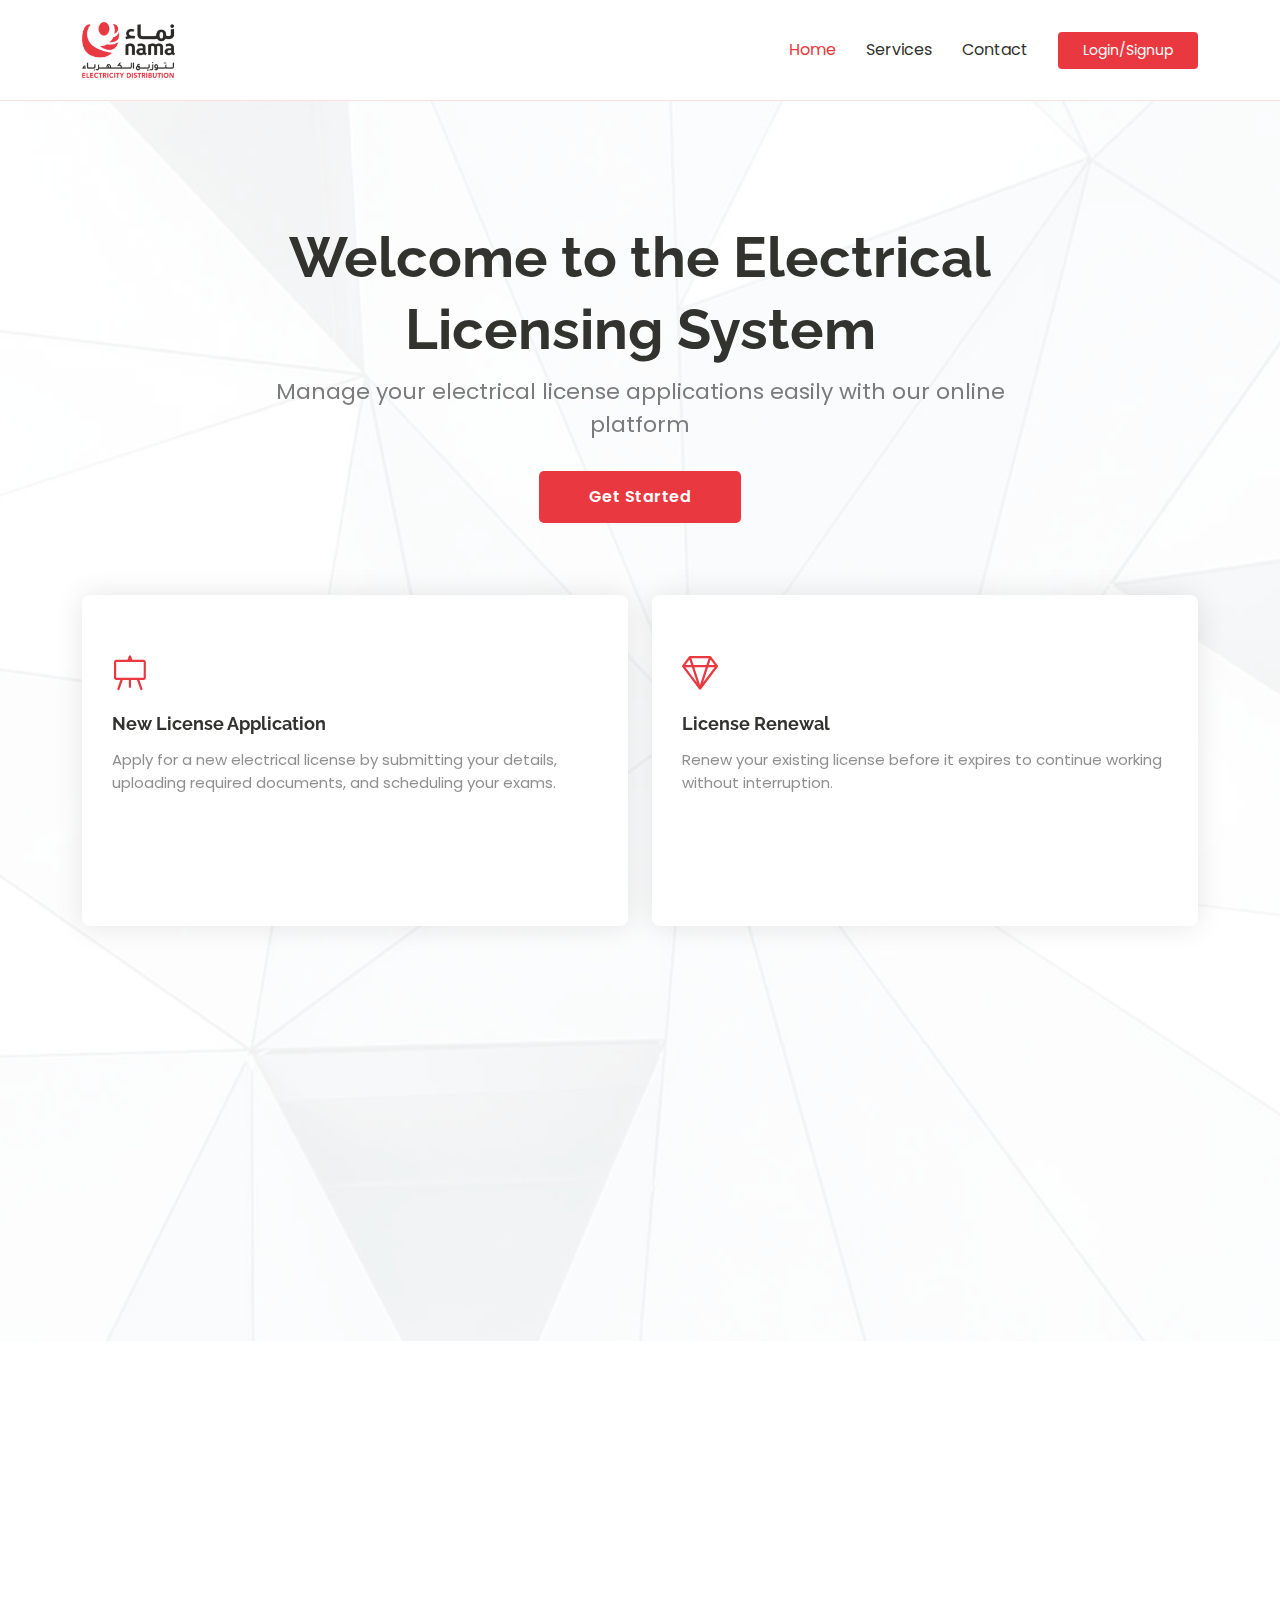
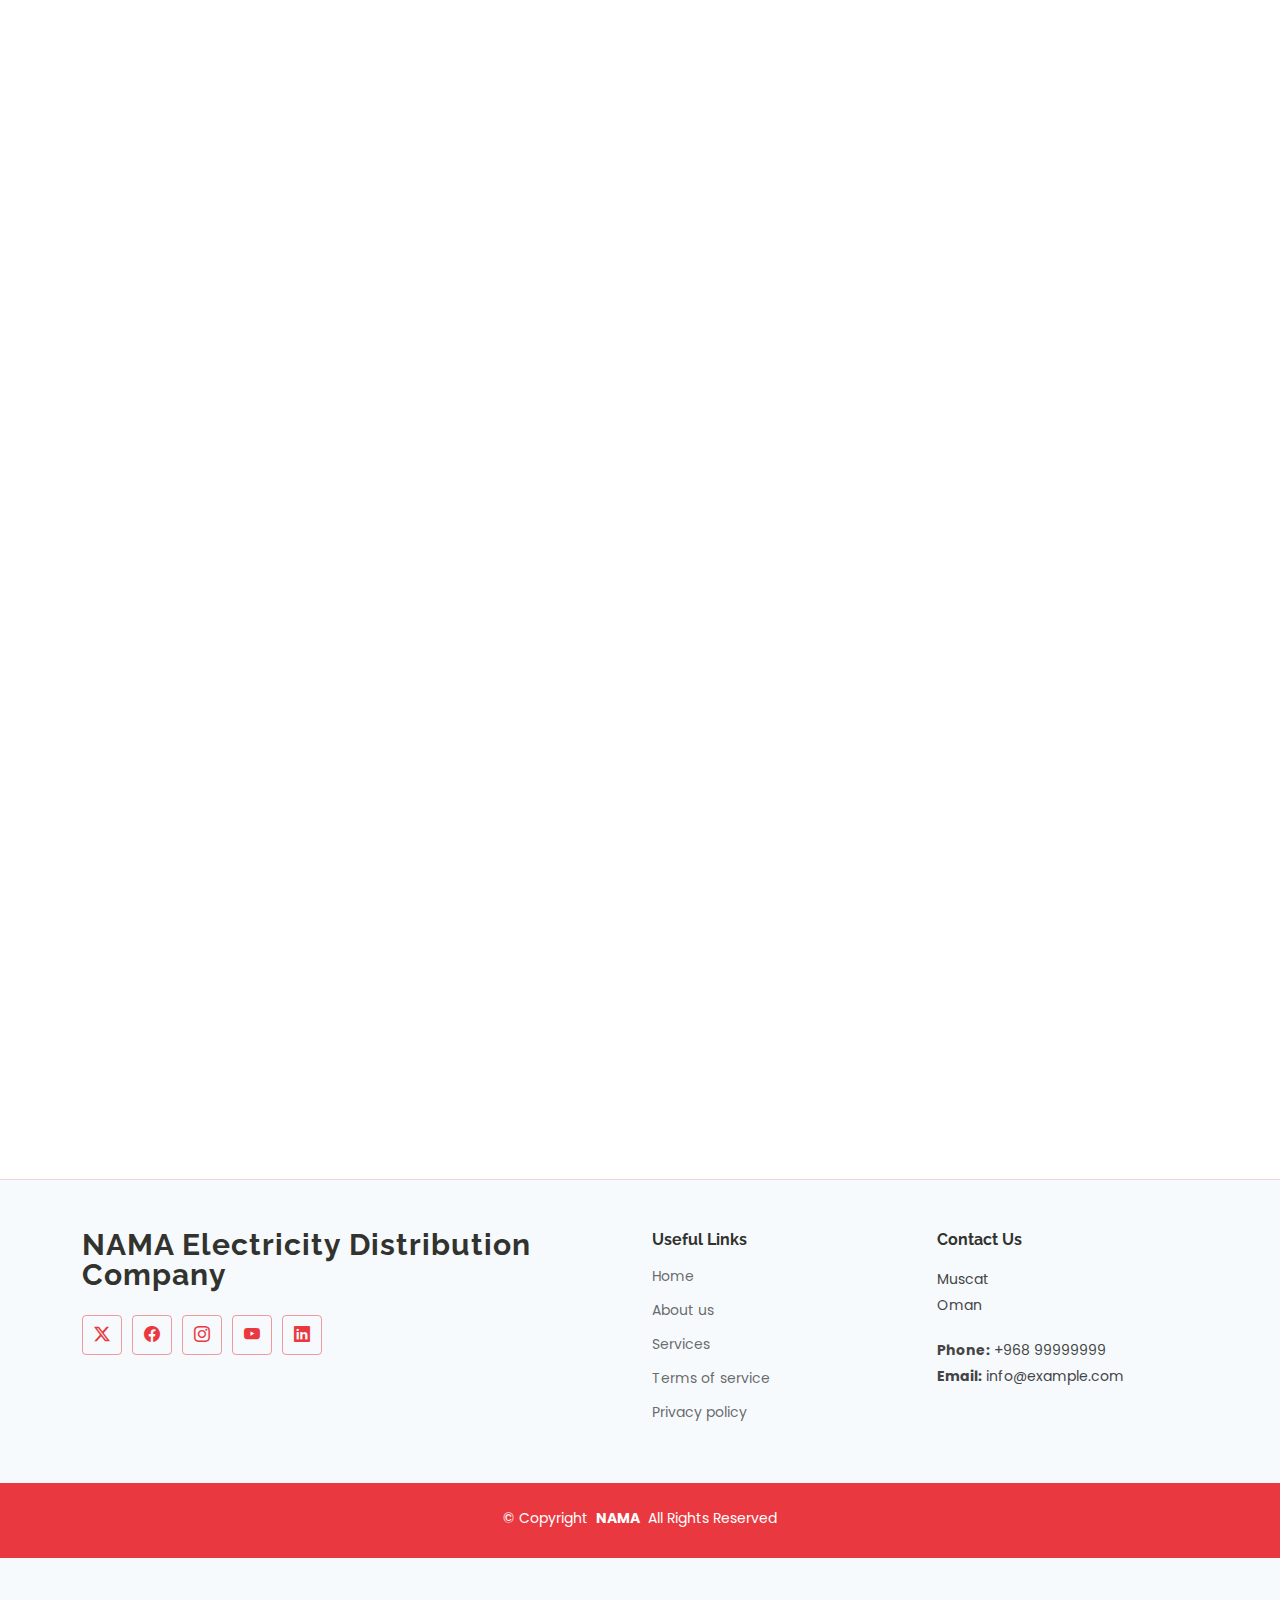
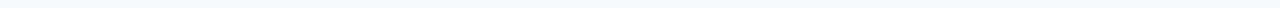
<file: index.html>
<!DOCTYPE html>
<html lang="en">

<head>
  <meta charset="utf-8">
  <meta content="width=device-width, initial-scale=1.0" name="viewport">
  <title>NAMA</title>
  <meta name="description" content="">
  <meta name="keywords" content="">

  <!-- Favicons -->
  <link href="assets/img/favicon.ico" rel="icon">
  <link href="assets/img/apple-touch-icon.png" rel="apple-touch-icon">

  <!-- Fonts -->
  <link href="https://fonts.googleapis.com" rel="preconnect">
  <link href="https://fonts.gstatic.com" rel="preconnect" crossorigin>
  <link href="https://fonts.googleapis.com/css2?family=Roboto:ital,wght@0,100;0,300;0,400;0,500;0,700;0,900;1,100;1,300;1,400;1,500;1,700;1,900&family=Poppins:ital,wght@0,100;0,200;0,300;0,400;0,500;0,600;0,700;0,800;0,900;1,100;1,200;1,300;1,400;1,500;1,600;1,700;1,800;1,900&family=Raleway:ital,wght@0,100;0,200;0,300;0,400;0,500;0,600;0,700;0,800;0,900;1,100;1,200;1,300;1,400;1,500;1,600;1,700;1,800;1,900&display=swap" rel="stylesheet">

  <!-- Vendor CSS Files -->
  <link href="assets/vendor/bootstrap/css/bootstrap.min.css" rel="stylesheet">
  <link href="assets/vendor/bootstrap-icons/bootstrap-icons.css" rel="stylesheet">
  <link href="assets/vendor/aos/aos.css" rel="stylesheet">
  <link href="assets/vendor/glightbox/css/glightbox.min.css" rel="stylesheet">
  <link href="assets/vendor/swiper/swiper-bundle.min.css" rel="stylesheet">

  <!-- Main CSS File -->
  <link href="assets/css/main.css" rel="stylesheet">

  <!-- =======================================================
  * Template Name: NAMA
  * Template URL: https://bootstrapmade.com/NAMA-multipurpose-bootstrap-template/
  * Updated: Aug 07 2024 with Bootstrap v5.3.3
  * Author: BootstrapMade.com
  * License: https://bootstrapmade.com/license/
  ======================================================== -->
</head>

<body class="index-page">

  <header id="header" class="header d-flex align-items-center sticky-top">
    <div class="container-fluid container-xl position-relative d-flex align-items-center">

      <a href="index.html" class="logo d-flex align-items-center me-auto">
        <!-- Uncomment the line below if you also wish to use an image logo -->
        <img src="assets/img/nama-logo.png" alt=""> 
        <!-- <h1 class="sitename">NAMA</h1>-->
      </a>

      <nav id="navmenu" class="navmenu">
        <ul>
          <li><a href="#hero" class="active">Home<br></a></li>
          <li><a href="#serve">Services</a></li>
          <!--<li class="dropdown"><a href="#"><span>Dropdown</span> <i class="bi bi-chevron-down toggle-dropdown"></i></a>
            <ul>
              <li><a href="#">Dropdown 1</a></li>
              <li class="dropdown"><a href="#"><span>Deep Dropdown</span> <i class="bi bi-chevron-down toggle-dropdown"></i></a>
                <ul>
                  <li><a href="#">Deep Dropdown 1</a></li>
                  <li><a href="#">Deep Dropdown 2</a></li>
                  <li><a href="#">Deep Dropdown 3</a></li>
                  <li><a href="#">Deep Dropdown 4</a></li>
                  <li><a href="#">Deep Dropdown 5</a></li>
                </ul>
              </li>
              <li><a href="#">Dropdown 2</a></li>
              <li><a href="#">Dropdown 3</a></li>
              <li><a href="#">Dropdown 4</a></li>
            </ul>
          </li>-->
          <li><a href="#contact">Contact</a></li>
        </ul>
        <i class="mobile-nav-toggle d-xl-none bi bi-list"></i>
      </nav>

      <a class="btn-getstarted" href="login.html">Login/Signup</a>

    </div>
  </header>

  <main class="main">

    <!-- Hero Section -->
    <section id="hero" class="hero section">

      <img src="assets/img/hero-bg-abstract.jpg" alt="" data-aos="fade-in" class="">

      <div class="container">
        <div class="row justify-content-center" data-aos="zoom-out">
          <div class="col-xl-9 col-lg-9 text-center">
            <h1>Welcome to the Electrical Licensing System</h1>
            <p>Manage your electrical license applications easily with our online platform</p>
          </div>
        </div>
        <div class="text-center" data-aos="zoom-out" data-aos-delay="100">
          <a href="#serve" class="btn-get-started">Get Started</a>
        </div>

        <div id="serve" class="row gy-4 mt-5">
          <div class="col-md-6 col-lg-6" data-aos="zoom-out" data-aos-delay="100">
            <div class="icon-box">
              <div class="icon"><i class="bi bi-easel"></i></div>
              <h4 class="title"><a href="">New License Application</a></h4>
              <p class="description">Apply for a new electrical license by submitting your details, uploading required documents, and scheduling your exams.</p>
              <div class="text-center" data-aos="zoom-out" data-aos-delay="100">
                <a href="new-license.html" class="btn-get-started">Apply Now</a>
              </div>
            </div>
          </div><!--End Icon Box -->

          <div class="col-md-6 col-lg-6" data-aos="zoom-out" data-aos-delay="200">
            <div class="icon-box">
              <div class="icon"><i class="bi bi-gem"></i></div>
              <h4 class="title"><a href="">License Renewal</a></h4>
              <p class="description">Renew your existing license before it expires to continue working without interruption.</p>
            <div class="text-center" data-aos="zoom-out" data-aos-delay="100">
                <a href="new-license.html" class="btn-get-started">Renew Now</a>
              </div>
            </div>
          </div><!--End Icon Box -->

          <div class="col-md-6 col-lg-6" data-aos="zoom-out" data-aos-delay="300">
            <div class="icon-box">
              <div class="icon"><i class="bi bi-geo-alt"></i></div>
              <h4 class="title"><a href="">Lost License Replacement</a></h4>
              <p class="description">If your license is lost or damaged, request a replacement easily.</p>
            <div class="text-center" data-aos="zoom-out" data-aos-delay="100">
                <a href="lost-license.html" class="btn-get-started">Request Replacement</a>
              </div>
            </div>
          </div><!--End Icon Box -->

          <div class="col-md-6 col-lg-6" data-aos="zoom-out" data-aos-delay="400">
            <div class="icon-box">
              <div class="icon"><i class="bi bi-command"></i></div>
              <h4 class="title"><a href="">Change of Sponsor</a></h4>
              <p class="description">Update your sponsor details by submitting a sponsor change request.</p>
            <div class="text-center" data-aos="zoom-out" data-aos-delay="100">
                <a href="sponsor-change.html" class="btn-get-started">Change Sponsor</a>
              </div>
            </div>
          </div><!--End Icon Box -->

        </div>
      </div>

    </section><!-- /Hero Section -->


    <!-- Testimonials Section -->
    <section id="testimonials" class="testimonials section">

      <!-- Section Title -->
      <div class="container section-title" data-aos="fade-up">
        <h2>📢 Important Announcements</h2>
        <p></p>
      </div><!-- End Section Title -->

      <div class="container" data-aos="fade-up" data-aos-delay="100">

        <div class="swiper init-swiper" data-speed="600" data-delay="5000" data-breakpoints="{ &quot;320&quot;: { &quot;slidesPerView&quot;: 1, &quot;spaceBetween&quot;: 40 }, &quot;1200&quot;: { &quot;slidesPerView&quot;: 3, &quot;spaceBetween&quot;: 40 } }">
          <script type="application/json" class="swiper-config">
            {
              "loop": true,
              "speed": 600,
              "autoplay": {
                "delay": 5000
              },
              "slidesPerView": "auto",
              "pagination": {
                "el": ".swiper-pagination",
                "type": "bullets",
                "clickable": true
              },
              "breakpoints": {
                "320": {
                  "slidesPerView": 1,
                  "spaceBetween": 40
                },
                "1200": {
                  "slidesPerView": 3,
                  "spaceBetween": 20
                }
              }
            }
          </script>
          <div class="swiper-wrapper">
            <div class="swiper-slide">
              <div class="testimonial-item">
                <p>
                  <span><b>📅 License Renewal Reminder</b>: Renew before expiration to avoid extra requirements.</span>
                </p>
              </div>
            </div><!-- End testimonial item -->
            <div class="swiper-slide">
              <div class="testimonial-item">
                <p>
                  <span><b>⚠️ Exam Attempts</b>: Candidates failing 3 times must complete additional training.</span>
                </p>
              </div>
            </div><!-- End testimonial item -->
            <div class="swiper-slide">
              <div class="testimonial-item">
                <p>
                  <span><b>📜 Required Documents</b>: Ensure all necessary documents are uploaded correctly to avoid rejection.                  </span>
                </p>
              </div>
            </div><!-- End testimonial item -->
          </div>
          <div class="swiper-pagination"></div>
        </div>

      </div>

    </section><!-- /Testimonials Section -->

    <!-- Call To Action Section
    <section id="call-to-action" class="call-to-action section accent-background">

      <div class="container">
        <div class="row justify-content-center" data-aos="zoom-in" data-aos-delay="100">
          <div class="col-xl-10">
            <div class="text-center">
              <h3>Call To Action</h3>
              <p>Duis aute irure dolor in reprehenderit in voluptate velit esse cillum dolore eu fugiat nulla pariatur. Excepteur sint occaecat cupidatat non proident, sunt in culpa qui officia deserunt mollit anim id est laborum.</p>
              <a class="cta-btn" href="#">Call To Action</a>
            </div>
          </div>
        </div>
      </div>

    </section> --><!-- /Call To Action Section -->


    <!-- Contact Section -->
    <section id="contact" class="contact section">

      <!-- Section Title -->
      <div class="container section-title" data-aos="fade-up">
        <h2>Contact</h2>
      </div><!-- End Section Title -->

      <div class="container" data-aos="fade-up" data-aos-delay="100">

        <div class="mb-4" data-aos="fade-up" data-aos-delay="200">
          <iframe style="border:0; width: 100%; height: 270px;" src="https://www.google.com/maps/embed?pb=!1m18!1m12!1m3!1d3656.928399601837!2d58.28845217352901!3d23.571014895642808!2m3!1f0!2f0!3f0!3m2!1i1024!2i768!4f13.1!3m3!1m2!1s0x3e8e00b7e4540d73%3A0xa988e638cc592e9d!2sNama%20Electricity%20Supply%20Company%20SAOC!5e0!3m2!1sen!2som!4v1741590709753!5m2!1sen!2som" frameborder="0" allowfullscreen="" loading="lazy" referrerpolicy="no-referrer-when-downgrade"></iframe>
        </div><!-- End Google Maps -->

        <div class="row gy-4">

          <div class="col-lg-4">
            <div class="info-item d-flex" data-aos="fade-up" data-aos-delay="300">
              <i class="bi bi-geo-alt flex-shrink-0"></i>
              <div>
                <h3>Address</h3>
                <p>Oman</p>
              </div>
            </div><!-- End Info Item -->

            <div class="info-item d-flex" data-aos="fade-up" data-aos-delay="400">
              <i class="bi bi-telephone flex-shrink-0"></i>
              <div>
                <h3>Call Us</h3>
                <p>+968 99999999</p>
              </div>
            </div><!-- End Info Item -->

            <div class="info-item d-flex" data-aos="fade-up" data-aos-delay="500">
              <i class="bi bi-envelope flex-shrink-0"></i>
              <div>
                <h3>Email Us</h3>
                <p>info@example.com</p>
              </div>
            </div><!-- End Info Item -->

          </div>

          <div class="col-lg-8">
            <form action="forms/contact.php" method="post" class="php-email-form" data-aos="fade-up" data-aos-delay="200">
              <div class="row gy-4">

                <div class="col-md-6">
                  <input type="text" name="name" class="form-control" placeholder="Your Name" required="">
                </div>

                <div class="col-md-6 ">
                  <input type="email" class="form-control" name="email" placeholder="Your Email" required="">
                </div>

                <div class="col-md-12">
                  <input type="text" class="form-control" name="subject" placeholder="Subject" required="">
                </div>

                <div class="col-md-12">
                  <textarea class="form-control" name="message" rows="6" placeholder="Message" required=""></textarea>
                </div>

                <div class="col-md-12 text-center">
                  <div class="loading">Loading</div>
                  <div class="error-message"></div>
                  <div class="sent-message">Your message has been sent. Thank you!</div>

                  <button type="submit">Send Message</button>
                </div>

              </div>
            </form>
          </div><!-- End Contact Form -->

        </div>

      </div>

    </section><!-- /Contact Section -->

  </main>

  <footer id="footer" class="footer light-background">

    <div class="container footer-top">
      <div class="row gy-4">
        <div class="col-lg-6 col-md-12 footer-about">
          <a href="index.html" class="logo d-flex align-items-center">
            <span class="sitename">NAMA Electricity Distribution Company</span>
          </a>
          <p></p>
          <div class="social-links d-flex mt-4">
            <a href="https://x.com/NamaDistribut"><i class="bi bi-twitter-x"></i></a>
            <a href="https://www.facebook.com/NamaDistribut"><i class="bi bi-facebook"></i></a>
            <a href="https://www.instagram.com/namadistribut/"><i class="bi bi-instagram"></i></a>
            <a href="https://www.youtube.com/@NamaDistribut"><i class="bi bi-youtube"></i></a>
            <a href="https://www.linkedin.com/company/1843202/admin/feed/posts/"><i class="bi bi-linkedin"></i></a>
          </div>
        </div>

        <div class="col-lg-3 col-12 footer-links">
          <h4>Useful Links</h4>
          <ul>
            <li><a href="#">Home</a></li>
            <li><a href="#">About us</a></li>
            <li><a href="#">Services</a></li>
            <li><a href="#">Terms of service</a></li>
            <li><a href="#">Privacy policy</a></li>
          </ul>
        </div>


        <div class="col-lg-3 col-md-12 footer-contact text-center text-md-start">
          <h4>Contact Us</h4>
          <p>Muscat</p>
          <p>Oman</p>
          <p></p>
          <p class="mt-4"><strong>Phone:</strong> <span>+968 99999999</span></p>
          <p><strong>Email:</strong> <span>info@example.com</span></p>
        </div>

      </div>
    </div>

    <div class="copyright text-center mt-4">
      <p>© <span>Copyright</span> <strong class="px-1 sitename">NAMA</strong> <span>All Rights Reserved</span></p>
      <div class="credits">
        <!-- All the links in the footer should remain intact. -->
        <!-- You can delete the links only if you've purchased the pro version. -->
        <!-- Licensing information: https://bootstrapmade.com/license/ -->
        <!-- Purchase the pro version with working PHP/AJAX contact form: [buy-url] -->
      </div>
    </div>

  </footer>

  <!-- Scroll Top -->
  <a href="#" id="scroll-top" class="scroll-top d-flex align-items-center justify-content-center"><i class="bi bi-arrow-up-short"></i></a>

  <!-- Preloader -->
  <div id="preloader"></div>

  <!-- Vendor JS Files -->
  <script src="assets/vendor/bootstrap/js/bootstrap.bundle.min.js"></script>
  <script src="assets/vendor/php-email-form/validate.js"></script>
  <script src="assets/vendor/aos/aos.js"></script>
  <script src="assets/vendor/purecounter/purecounter_vanilla.js"></script>
  <script src="assets/vendor/glightbox/js/glightbox.min.js"></script>
  <script src="assets/vendor/swiper/swiper-bundle.min.js"></script>
  <script src="assets/vendor/imagesloaded/imagesloaded.pkgd.min.js"></script>
  <script src="assets/vendor/isotope-layout/isotope.pkgd.min.js"></script>

  <!-- Main JS File -->
  <script src="assets/js/main.js"></script>

</body>

</html>
</file>
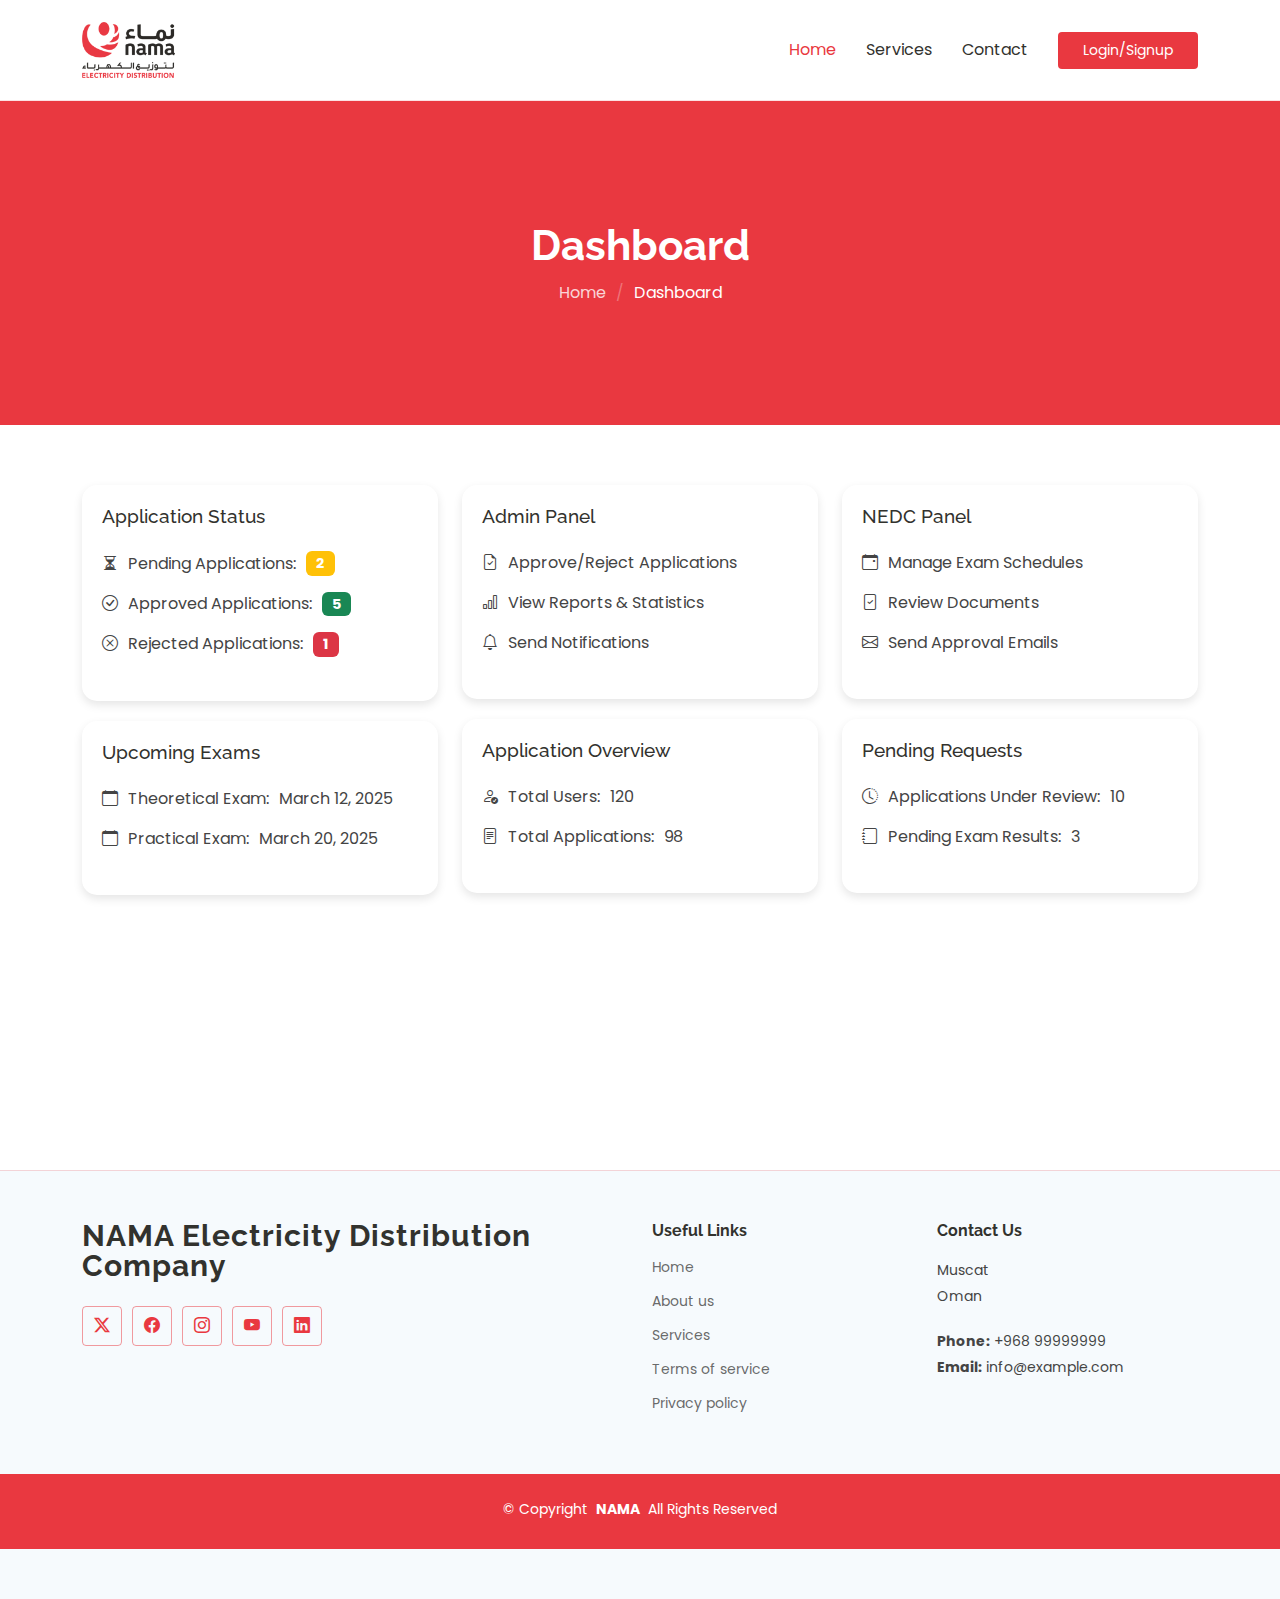
<file: dashboard.html>
<!DOCTYPE html>
<html lang="en">

<head>
  <meta charset="utf-8">
  <meta content="width=device-width, initial-scale=1.0" name="viewport">
  <title>Starter Page - NAMA</title>
  <meta name="description" content="">
  <meta name="keywords" content="">

  <!-- Favicons -->
  <link href="assets/img/favicon.ico" rel="icon">
  <link href="assets/img/apple-touch-icon.png" rel="apple-touch-icon">

  <!-- Fonts -->
  <link href="https://fonts.googleapis.com" rel="preconnect">
  <link href="https://fonts.gstatic.com" rel="preconnect" crossorigin>
  <link href="https://fonts.googleapis.com/css2?family=Roboto:ital,wght@0,100;0,300;0,400;0,500;0,700;0,900;1,100;1,300;1,400;1,500;1,700;1,900&family=Poppins:ital,wght@0,100;0,200;0,300;0,400;0,500;0,600;0,700;0,800;0,900;1,100;1,200;1,300;1,400;1,500;1,600;1,700;1,800;1,900&family=Raleway:ital,wght@0,100;0,200;0,300;0,400;0,500;0,600;0,700;0,800;0,900;1,100;1,200;1,300;1,400;1,500;1,600;1,700;1,800;1,900&display=swap" rel="stylesheet">

  <!-- Vendor CSS Files -->
  <link href="assets/vendor/bootstrap/css/bootstrap.min.css" rel="stylesheet">
  <link href="assets/vendor/bootstrap-icons/bootstrap-icons.css" rel="stylesheet">
  <link href="assets/vendor/aos/aos.css" rel="stylesheet">
  <link href="assets/vendor/glightbox/css/glightbox.min.css" rel="stylesheet">
  <link href="assets/vendor/swiper/swiper-bundle.min.css" rel="stylesheet">

  <!-- Main CSS File -->
  <link href="assets/css/main.css" rel="stylesheet">

  <!-- =======================================================
  * Template Name: NAMA
  * Template URL: https://bootstrapmade.com/NAMA-multipurpose-bootstrap-template/
  * Updated: Aug 07 2024 with Bootstrap v5.3.3
  * Author: BootstrapMade.com
  * License: https://bootstrapmade.com/license/
  ======================================================== -->
</head>

<body class="starter-page-page">

  <header id="header" class="header d-flex align-items-center sticky-top">
    <div class="container-fluid container-xl position-relative d-flex align-items-center">

      <a href="index.html" class="logo d-flex align-items-center me-auto">
        <!-- Uncomment the line below if you also wish to use an image logo -->
        <img src="assets/img/nama-logo.png" alt=""> 
        <!-- <h1 class="sitename">NAMA</h1>-->
      </a>

      <nav id="navmenu" class="navmenu">
        <ul>
          <li><a href="#hero" class="active">Home<br></a></li>
          <li><a href="#serve">Services</a></li>
          <!--<li class="dropdown"><a href="#"><span>Dropdown</span> <i class="bi bi-chevron-down toggle-dropdown"></i></a>
            <ul>
              <li><a href="#">Dropdown 1</a></li>
              <li class="dropdown"><a href="#"><span>Deep Dropdown</span> <i class="bi bi-chevron-down toggle-dropdown"></i></a>
                <ul>
                  <li><a href="#">Deep Dropdown 1</a></li>
                  <li><a href="#">Deep Dropdown 2</a></li>
                  <li><a href="#">Deep Dropdown 3</a></li>
                  <li><a href="#">Deep Dropdown 4</a></li>
                  <li><a href="#">Deep Dropdown 5</a></li>
                </ul>
              </li>
              <li><a href="#">Dropdown 2</a></li>
              <li><a href="#">Dropdown 3</a></li>
              <li><a href="#">Dropdown 4</a></li>
            </ul>
          </li>-->
          <li><a href="#contact">Contact</a></li>
        </ul>
        <i class="mobile-nav-toggle d-xl-none bi bi-list"></i>
      </nav>

      <a class="btn-getstarted" href="login.html">Login/Signup</a>

    </div>
  </header>

  <main class="main">

    <!-- Page Title -->
    <div class="page-title accent-background">
      <div class="container">
        <h1>Dashboard</h1>
        <nav class="breadcrumbs">
          <ol>
            <li><a href="index.html">Home</a></li>
            <li class="current">Dashboard</li>
          </ol>
        </nav>
      </div>
    </div><!-- End Page Title -->

   <!-- Dashboard Section -->
   <section id="dashboard" class="dashboard section">
    <div class="container" data-aos="fade-up">
      
      <div class="row gy-4">
         <!-- Applicant Dashboard -->
         <div class="col-lg-4">
          <div class="dashboard-card" data-aos="fade-up" data-aos-delay="100">
              <h3>Application Status</h3>
              <ul class="status-list">
                  <li><i class="bi bi-hourglass-split"></i> Pending Applications: <span class="badge bg-warning">2</span></li>
                  <li><i class="bi bi-check-circle"></i> Approved Applications: <span class="badge bg-success">5</span></li>
                  <li><i class="bi bi-x-circle"></i> Rejected Applications: <span class="badge bg-danger">1</span></li>
              </ul>
          </div>
          
          <div class="dashboard-card" data-aos="fade-up" data-aos-delay="200">
              <h3>Upcoming Exams</h3>
              <ul class="exam-list">
                  <li><i class="bi bi-calendar"></i> Theoretical Exam: <span>March 12, 2025</span></li>
                  <li><i class="bi bi-calendar"></i> Practical Exam: <span>March 20, 2025</span></li>
              </ul>
          </div>

          <div class="dashboard-card" data-aos="fade-up" data-aos-delay="300">
              <h3>Payments</h3>
              <ul class="payment-list">
                  <li><i class="bi bi-cash-stack"></i> Pending Payments: <span class="badge bg-danger">OMR 50</span></li>
                  <li><i class="bi bi-receipt"></i> Paid Amount: <span class="badge bg-success">OMR 150</span></li>
              </ul>
          </div>
      </div>

      <!-- Admin Dashboard -->
      <div class="col-lg-4">
          <div class="dashboard-card" data-aos="fade-up" data-aos-delay="400">
              <h3>Admin Panel</h3>
              <ul class="admin-controls">
                  <li><i class="bi bi-file-earmark-check"></i> Approve/Reject Applications</li>
                  <li><i class="bi bi-bar-chart"></i> View Reports & Statistics</li>
                  <li><i class="bi bi-bell"></i> Send Notifications</li>
              </ul>
          </div>

          <div class="dashboard-card" data-aos="fade-up" data-aos-delay="500">
              <h3>Application Overview</h3>
              <ul class="overview-list">
                  <li><i class="bi bi-person-check"></i> Total Users: <span>120</span></li>
                  <li><i class="bi bi-file-text"></i> Total Applications: <span>98</span></li>
              </ul>
          </div>
      </div>

      <!-- NEDC User Dashboard -->
      <div class="col-lg-4">
          <div class="dashboard-card" data-aos="fade-up" data-aos-delay="600">
              <h3>NEDC Panel</h3>
              <ul class="nedc-controls">
                  <li><i class="bi bi-calendar-event"></i> Manage Exam Schedules</li>
                  <li><i class="bi bi-file-check"></i> Review Documents</li>
                  <li><i class="bi bi-envelope"></i> Send Approval Emails</li>
              </ul>
          </div>

          <div class="dashboard-card" data-aos="fade-up" data-aos-delay="700">
              <h3>Pending Requests</h3>
              <ul class="request-list">
                  <li><i class="bi bi-clock-history"></i> Applications Under Review: <span>10</span></li>
                  <li><i class="bi bi-journal"></i> Pending Exam Results: <span>3</span></li>
              </ul>
          </div>
      </div>

      </div>
    </div>
  </section><!-- /Dashboard Section -->

  </main>

  <footer id="footer" class="footer light-background">

    <div class="container footer-top">
      <div class="row gy-4">
        <div class="col-lg-6 col-md-12 footer-about">
          <a href="index.html" class="logo d-flex align-items-center">
            <span class="sitename">NAMA Electricity Distribution Company</span>
          </a>
          <p></p>
          <div class="social-links d-flex mt-4">
            <a href="https://x.com/NamaDistribut"><i class="bi bi-twitter-x"></i></a>
            <a href="https://www.facebook.com/NamaDistribut"><i class="bi bi-facebook"></i></a>
            <a href="https://www.instagram.com/namadistribut/"><i class="bi bi-instagram"></i></a>
            <a href="https://www.youtube.com/@NamaDistribut"><i class="bi bi-youtube"></i></a>
            <a href="https://www.linkedin.com/company/1843202/admin/feed/posts/"><i class="bi bi-linkedin"></i></a>
          </div>
        </div>

        <div class="col-lg-3 col-12 footer-links">
          <h4>Useful Links</h4>
          <ul>
            <li><a href="#">Home</a></li>
            <li><a href="#">About us</a></li>
            <li><a href="#">Services</a></li>
            <li><a href="#">Terms of service</a></li>
            <li><a href="#">Privacy policy</a></li>
          </ul>
        </div>


        <div class="col-lg-3 col-md-12 footer-contact text-center text-md-start">
          <h4>Contact Us</h4>
          <p>Muscat</p>
          <p>Oman</p>
          <p></p>
          <p class="mt-4"><strong>Phone:</strong> <span>+968 99999999</span></p>
          <p><strong>Email:</strong> <span>info@example.com</span></p>
        </div>

      </div>
    </div>

    <div class="copyright text-center mt-4">
      <p>© <span>Copyright</span> <strong class="px-1 sitename">NAMA</strong> <span>All Rights Reserved</span></p>
      <div class="credits">
        <!-- All the links in the footer should remain intact. -->
        <!-- You can delete the links only if you've purchased the pro version. -->
        <!-- Licensing information: https://bootstrapmade.com/license/ -->
        <!-- Purchase the pro version with working PHP/AJAX contact form: [buy-url] -->
      </div>
    </div>

  </footer>

  <!-- Scroll Top -->
  <a href="#" id="scroll-top" class="scroll-top d-flex align-items-center justify-content-center"><i class="bi bi-arrow-up-short"></i></a>

  <!-- Preloader -->
  <div id="preloader"></div>

  <!-- Vendor JS Files -->
  <script src="assets/vendor/bootstrap/js/bootstrap.bundle.min.js"></script>
  <script src="assets/vendor/php-email-form/validate.js"></script>
  <script src="assets/vendor/aos/aos.js"></script>
  <script src="assets/vendor/purecounter/purecounter_vanilla.js"></script>
  <script src="assets/vendor/glightbox/js/glightbox.min.js"></script>
  <script src="assets/vendor/swiper/swiper-bundle.min.js"></script>
  <script src="assets/vendor/imagesloaded/imagesloaded.pkgd.min.js"></script>
  <script src="assets/vendor/isotope-layout/isotope.pkgd.min.js"></script>

  <!-- Main JS File -->
  <script src="assets/js/main.js"></script>

</body>

</html>
</file>
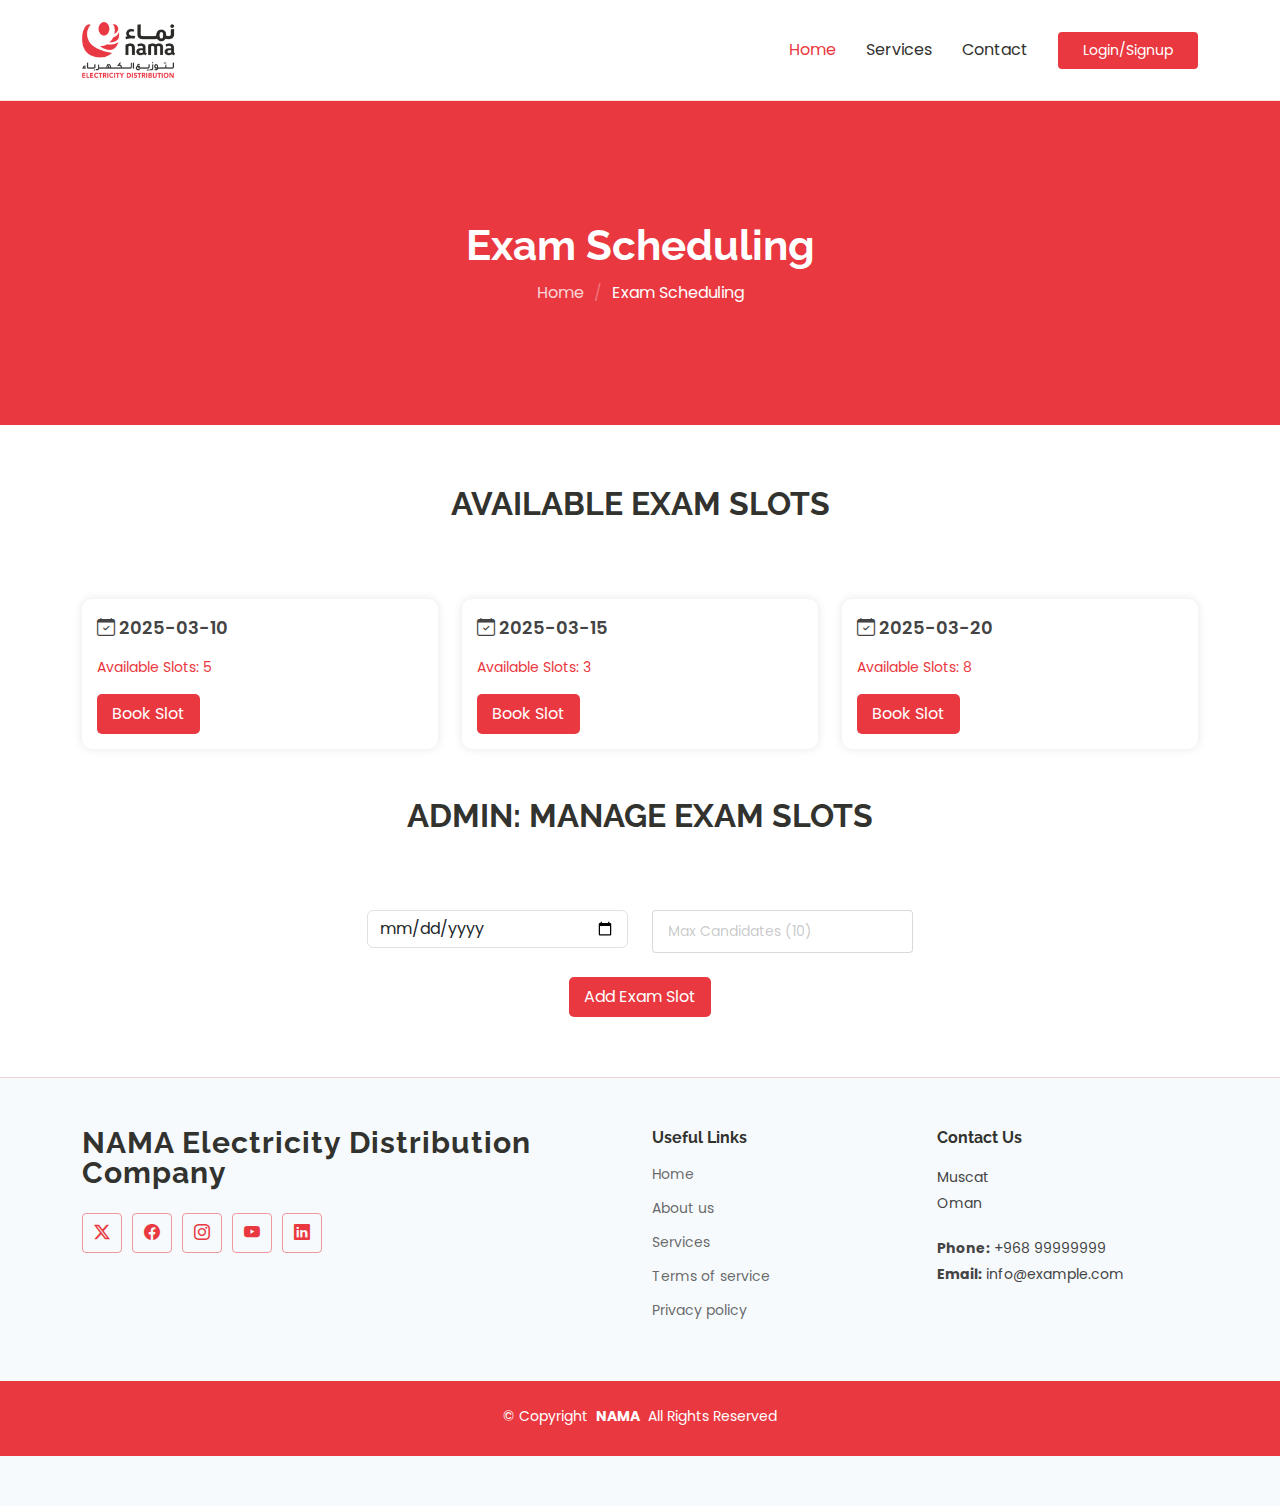
<file: exam-scheduling.html>
<!DOCTYPE html>
<html lang="en">

<head>
  <meta charset="utf-8">
  <meta content="width=device-width, initial-scale=1.0" name="viewport">
  <title>New License Application - NAMA</title>
  <meta name="description" content="">
  <meta name="keywords" content="">

  <!-- Favicons -->
  <link href="assets/img/favicon.ico" rel="icon">
  <link href="assets/img/apple-touch-icon.png" rel="apple-touch-icon">

  <!-- Fonts -->
  <link href="https://fonts.googleapis.com" rel="preconnect">
  <link href="https://fonts.gstatic.com" rel="preconnect" crossorigin>
  <link href="https://fonts.googleapis.com/css2?family=Roboto:ital,wght@0,100;0,300;0,400;0,500;0,700;0,900;1,100;1,300;1,400;1,500;1,700;1,900&family=Poppins:ital,wght@0,100;0,200;0,300;0,400;0,500;0,600;0,700;0,800;0,900;1,100;1,200;1,300;1,400;1,500;1,600;1,700;1,800;1,900&family=Raleway:ital,wght@0,100;0,200;0,300;0,400;0,500;0,600;0,700;0,800;0,900;1,100;1,200;1,300;1,400;1,500;1,600;1,700;1,800;1,900&display=swap" rel="stylesheet">

  <!-- Vendor CSS Files -->
  <link href="assets/vendor/bootstrap/css/bootstrap.min.css" rel="stylesheet">
  <link href="assets/vendor/bootstrap-icons/bootstrap-icons.css" rel="stylesheet">
  <link href="assets/vendor/aos/aos.css" rel="stylesheet">
  <link href="assets/vendor/glightbox/css/glightbox.min.css" rel="stylesheet">
  <link href="assets/vendor/swiper/swiper-bundle.min.css" rel="stylesheet">

  <!-- Main CSS File -->
  <link href="assets/css/main.css" rel="stylesheet">

  <!-- =======================================================
  * Template Name: NAMA
  * Template URL: https://bootstrapmade.com/NAMA-multipurpose-bootstrap-template/
  * Updated: Aug 07 2024 with Bootstrap v5.3.3
  * Author: BootstrapMade.com
  * License: https://bootstrapmade.com/license/
  ======================================================== -->
</head>

<body class="starter-page-page">

  <header id="header" class="header d-flex align-items-center sticky-top">
    <div class="container-fluid container-xl position-relative d-flex align-items-center">

      <a href="index.html" class="logo d-flex align-items-center me-auto">
        <!-- Uncomment the line below if you also wish to use an image logo -->
        <img src="assets/img/nama-logo.png" alt=""> 
        <!-- <h1 class="sitename">NAMA</h1>-->
      </a>

      <nav id="navmenu" class="navmenu">
        <ul>
          <li><a href="#hero" class="active">Home<br></a></li>
          <li><a href="#serve">Services</a></li>
          <!--<li class="dropdown"><a href="#"><span>Dropdown</span> <i class="bi bi-chevron-down toggle-dropdown"></i></a>
            <ul>
              <li><a href="#">Dropdown 1</a></li>
              <li class="dropdown"><a href="#"><span>Deep Dropdown</span> <i class="bi bi-chevron-down toggle-dropdown"></i></a>
                <ul>
                  <li><a href="#">Deep Dropdown 1</a></li>
                  <li><a href="#">Deep Dropdown 2</a></li>
                  <li><a href="#">Deep Dropdown 3</a></li>
                  <li><a href="#">Deep Dropdown 4</a></li>
                  <li><a href="#">Deep Dropdown 5</a></li>
                </ul>
              </li>
              <li><a href="#">Dropdown 2</a></li>
              <li><a href="#">Dropdown 3</a></li>
              <li><a href="#">Dropdown 4</a></li>
            </ul>
          </li>-->
          <li><a href="#contact">Contact</a></li>
        </ul>
        <i class="mobile-nav-toggle d-xl-none bi bi-list"></i>
      </nav>

      <a class="btn-getstarted" href="login.html">Login/Signup</a>

    </div>
  </header>

  <main class="main">
   
    <!-- Page Title -->
    <div class="page-title accent-background">
        <div class="container">
          <h1>Exam Scheduling</h1>
          <nav class="breadcrumbs">
            <ol>
              <li><a href="index.html">Home</a></li>
              <li class="current">Exam Scheduling</li>
            </ol>
          </nav>
        </div>
      </div><!-- End Page Title -->
  
      <!-- Exam Scheduling Section -->
      <section id="exam-scheduling" class="contact section">
        <div class="container" data-aos="fade-up">
          
          <!-- Available Exams for Applicants -->
          <div class="section-title">
            <h2>Available Exam Slots</h2>
          </div>
  
          <div class="row gy-4" id="exam-list">
            <!-- Exam Slots will be dynamically inserted here -->
          </div>
  
          <!-- Admin Section -->
          <div class="section-title mt-5">
            <h2>Admin: Manage Exam Slots</h2>
          </div>
  
          <div class="row justify-content-center">
            <div class="col-lg-6">
              <form id="admin-exam-form" class="php-email-form">
                <div class="row gy-4">
                  <div class="col-md-6">
                    <input type="date" id="exam-date" class="form-control" placeholder="Exam Date" required>
                  </div>
                  <div class="col-md-6">
                    <input type="number" id="exam-slots" class="form-control" placeholder="Max Candidates (10)" min="1" max="10" required>
                  </div>
                  <div class="col-md-12 text-center">
                    <button type="button" class="btn-exam" onclick="addExamSlot()">Add Exam Slot</button>
                  </div>
                </div>
              </form>
            </div>
          </div>
  
        </div>
      </section><!-- /Exam Scheduling Section -->

  </main>

  <footer id="footer" class="footer light-background">

    <div class="container footer-top">
      <div class="row gy-4">
        <div class="col-lg-6 col-md-12 footer-about">
          <a href="index.html" class="logo d-flex align-items-center">
            <span class="sitename">NAMA Electricity Distribution Company</span>
          </a>
          <p></p>
          <div class="social-links d-flex mt-4">
            <a href="https://x.com/NamaDistribut"><i class="bi bi-twitter-x"></i></a>
            <a href="https://www.facebook.com/NamaDistribut"><i class="bi bi-facebook"></i></a>
            <a href="https://www.instagram.com/namadistribut/"><i class="bi bi-instagram"></i></a>
            <a href="https://www.youtube.com/@NamaDistribut"><i class="bi bi-youtube"></i></a>
            <a href="https://www.linkedin.com/company/1843202/admin/feed/posts/"><i class="bi bi-linkedin"></i></a>
          </div>
        </div>

        <div class="col-lg-3 col-12 footer-links">
          <h4>Useful Links</h4>
          <ul>
            <li><a href="#">Home</a></li>
            <li><a href="#">About us</a></li>
            <li><a href="#">Services</a></li>
            <li><a href="#">Terms of service</a></li>
            <li><a href="#">Privacy policy</a></li>
          </ul>
        </div>


        <div class="col-lg-3 col-md-12 footer-contact text-center text-md-start">
          <h4>Contact Us</h4>
          <p>Muscat</p>
          <p>Oman</p>
          <p></p>
          <p class="mt-4"><strong>Phone:</strong> <span>+968 99999999</span></p>
          <p><strong>Email:</strong> <span>info@example.com</span></p>
        </div>

      </div>
    </div>

    <div class="copyright text-center mt-4">
      <p>© <span>Copyright</span> <strong class="px-1 sitename">NAMA</strong> <span>All Rights Reserved</span></p>
      <div class="credits">
        <!-- All the links in the footer should remain intact. -->
        <!-- You can delete the links only if you've purchased the pro version. -->
        <!-- Licensing information: https://bootstrapmade.com/license/ -->
        <!-- Purchase the pro version with working PHP/AJAX contact form: [buy-url] -->
      </div>
    </div>

  </footer>

  <!-- Scroll Top -->
  <a href="#" id="scroll-top" class="scroll-top d-flex align-items-center justify-content-center"><i class="bi bi-arrow-up-short"></i></a>

  <!-- Preloader -->
  <div id="preloader"></div>

  <!-- Vendor JS Files -->
  <script src="assets/vendor/bootstrap/js/bootstrap.bundle.min.js"></script>
  <script src="assets/vendor/php-email-form/validate.js"></script>
  <script src="assets/vendor/aos/aos.js"></script>
  <script src="assets/vendor/purecounter/purecounter_vanilla.js"></script>
  <script src="assets/vendor/glightbox/js/glightbox.min.js"></script>
  <script src="assets/vendor/swiper/swiper-bundle.min.js"></script>
  <script src="assets/vendor/imagesloaded/imagesloaded.pkgd.min.js"></script>
  <script src="assets/vendor/isotope-layout/isotope.pkgd.min.js"></script>
  <script>
    let exams = [
      { date: "2025-03-10", slots: 5 },
      { date: "2025-03-15", slots: 3 },
      { date: "2025-03-20", slots: 8 },
    ];

    function renderExams() {
      let examList = document.getElementById("exam-list");
      examList.innerHTML = "";

      exams.forEach((exam, index) => {
        examList.innerHTML += `
          <div class="col-lg-4">
            <div class="exam-card">
              <p class="exam-date"><i class="bi bi-calendar-check"></i> ${exam.date}</p>
              <p class="available-slots">Available Slots: ${exam.slots}</p>
              <button class="btn-exam" onclick="bookExam(${index})">Book Slot</button>
            </div>
          </div>
        `;
      });
    }

    function bookExam(index) {
      if (exams[index].slots > 0) {
        exams[index].slots--;
        alert("You have successfully booked an exam slot!");
        renderExams();
      } else {
        alert("No slots available for this exam.");
      }
    }

    function addExamSlot() {
      let examDate = document.getElementById("exam-date").value;
      let examSlots = document.getElementById("exam-slots").value;

      if (examDate && examSlots) {
        exams.push({ date: examDate, slots: parseInt(examSlots) });
        alert("New exam slot added successfully!");
        renderExams();
      } else {
        alert("Please enter valid exam details.");
      }
    }

    renderExams();
  </script>

  <!-- Main JS File -->
  <script src="assets/js/main.js"></script>

</body>

</html>
</file>
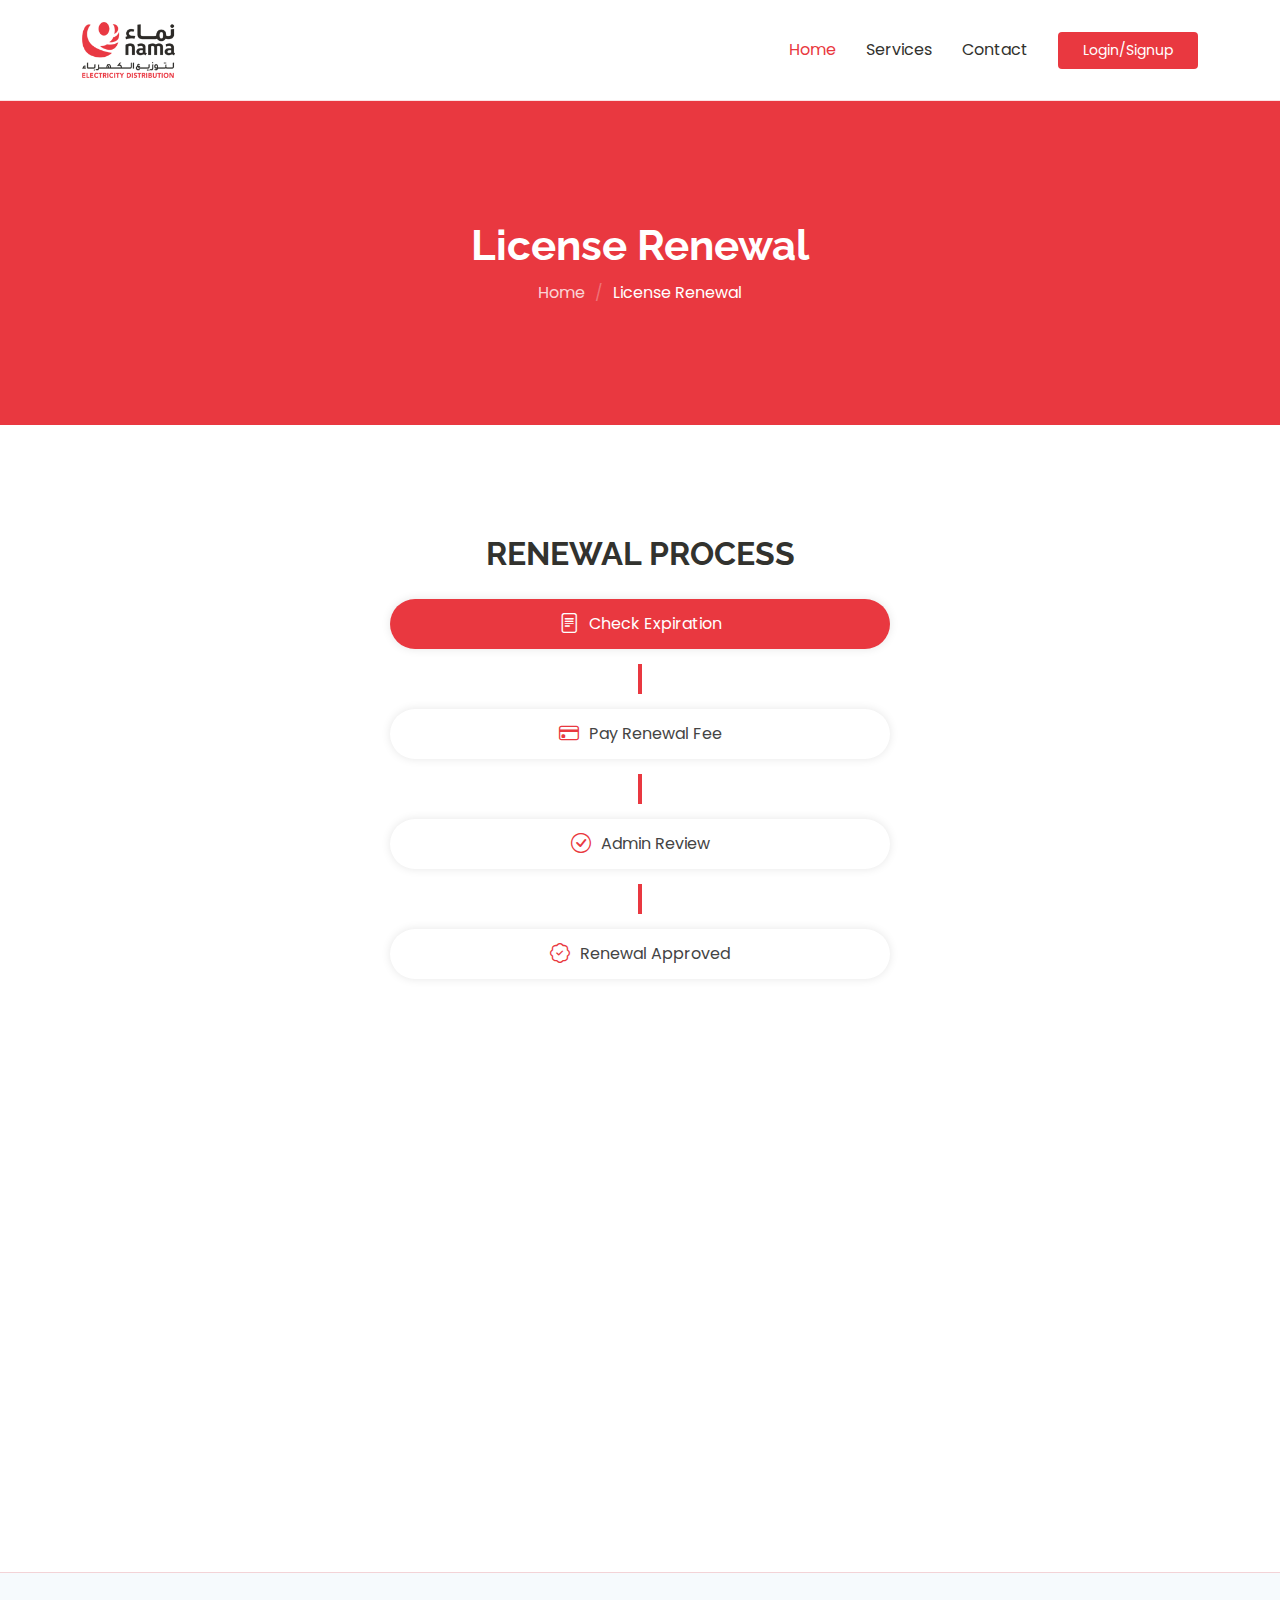
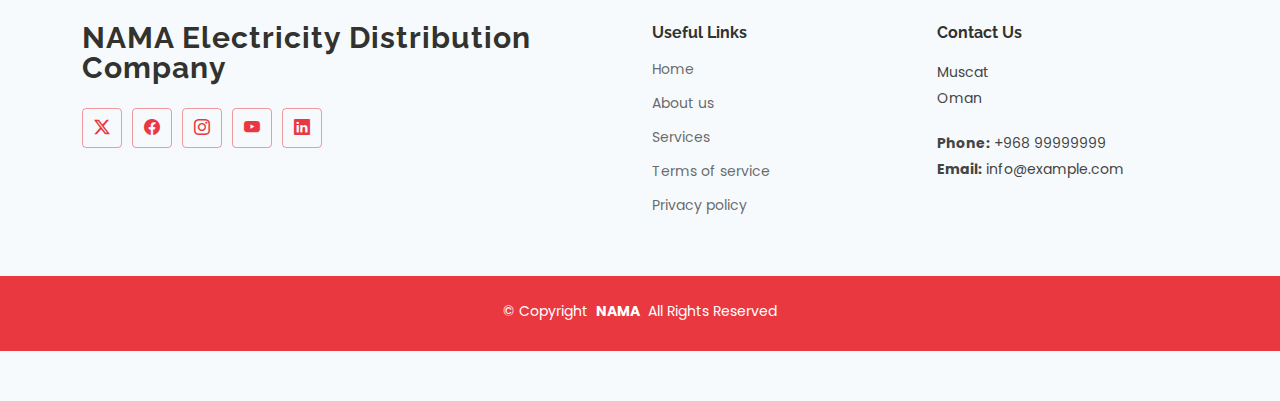
<file: license-renewal.html>
<!DOCTYPE html>
<html lang="en">

<head>
  <meta charset="utf-8">
  <meta content="width=device-width, initial-scale=1.0" name="viewport">
  <title>New License Application - NAMA</title>
  <meta name="description" content="">
  <meta name="keywords" content="">

  <!-- Favicons -->
  <link href="assets/img/favicon.ico" rel="icon">
  <link href="assets/img/apple-touch-icon.png" rel="apple-touch-icon">

  <!-- Fonts -->
  <link href="https://fonts.googleapis.com" rel="preconnect">
  <link href="https://fonts.gstatic.com" rel="preconnect" crossorigin>
  <link href="https://fonts.googleapis.com/css2?family=Roboto:ital,wght@0,100;0,300;0,400;0,500;0,700;0,900;1,100;1,300;1,400;1,500;1,700;1,900&family=Poppins:ital,wght@0,100;0,200;0,300;0,400;0,500;0,600;0,700;0,800;0,900;1,100;1,200;1,300;1,400;1,500;1,600;1,700;1,800;1,900&family=Raleway:ital,wght@0,100;0,200;0,300;0,400;0,500;0,600;0,700;0,800;0,900;1,100;1,200;1,300;1,400;1,500;1,600;1,700;1,800;1,900&display=swap" rel="stylesheet">

  <!-- Vendor CSS Files -->
  <link href="assets/vendor/bootstrap/css/bootstrap.min.css" rel="stylesheet">
  <link href="assets/vendor/bootstrap-icons/bootstrap-icons.css" rel="stylesheet">
  <link href="assets/vendor/aos/aos.css" rel="stylesheet">
  <link href="assets/vendor/glightbox/css/glightbox.min.css" rel="stylesheet">
  <link href="assets/vendor/swiper/swiper-bundle.min.css" rel="stylesheet">

  <!-- Main CSS File -->
  <link href="assets/css/main.css" rel="stylesheet">

  <!-- =======================================================
  * Template Name: NAMA
  * Template URL: https://bootstrapmade.com/NAMA-multipurpose-bootstrap-template/
  * Updated: Aug 07 2024 with Bootstrap v5.3.3
  * Author: BootstrapMade.com
  * License: https://bootstrapmade.com/license/
  ======================================================== -->
</head>

<body class="starter-page-page">

  <header id="header" class="header d-flex align-items-center sticky-top">
    <div class="container-fluid container-xl position-relative d-flex align-items-center">

      <a href="index.html" class="logo d-flex align-items-center me-auto">
        <!-- Uncomment the line below if you also wish to use an image logo -->
        <img src="assets/img/nama-logo.png" alt=""> 
        <!-- <h1 class="sitename">NAMA</h1>-->
      </a>

      <nav id="navmenu" class="navmenu">
        <ul>
          <li><a href="#hero" class="active">Home<br></a></li>
          <li><a href="#serve">Services</a></li>
          <!--<li class="dropdown"><a href="#"><span>Dropdown</span> <i class="bi bi-chevron-down toggle-dropdown"></i></a>
            <ul>
              <li><a href="#">Dropdown 1</a></li>
              <li class="dropdown"><a href="#"><span>Deep Dropdown</span> <i class="bi bi-chevron-down toggle-dropdown"></i></a>
                <ul>
                  <li><a href="#">Deep Dropdown 1</a></li>
                  <li><a href="#">Deep Dropdown 2</a></li>
                  <li><a href="#">Deep Dropdown 3</a></li>
                  <li><a href="#">Deep Dropdown 4</a></li>
                  <li><a href="#">Deep Dropdown 5</a></li>
                </ul>
              </li>
              <li><a href="#">Dropdown 2</a></li>
              <li><a href="#">Dropdown 3</a></li>
              <li><a href="#">Dropdown 4</a></li>
            </ul>
          </li>-->
          <li><a href="#contact">Contact</a></li>
        </ul>
        <i class="mobile-nav-toggle d-xl-none bi bi-list"></i>
      </nav>

      <a class="btn-getstarted" href="login.html">Login/Signup</a>

    </div>
  </header>

  <main class="main">

<!-- Page Title -->
<div class="page-title accent-background">
    <div class="container">
      <h1>License Renewal</h1>
      <nav class="breadcrumbs">
        <ol>
          <li><a href="index.html">Home</a></li>
          <li class="current">License Renewal</li>
        </ol>
      </nav>
    </div>
  </div><!-- End Page Title -->

  <!-- License Renewal Form -->
  <section id="license-renewal" class="contact section license-application section">
      <div class="container" data-aos="fade-up">
        
        <!-- Application Progress -->
        <div class="flowchart-container section-title">
          <h2>Renewal Process</h2>
          <div class="flowchart">
            
            <div class="step active"><i class="bi bi-file-text"></i> Check Expiration</div>
            <div class="connector"></div>

            <div class="step"><i class="bi bi-credit-card"></i> Pay Renewal Fee</div>
            <div class="connector"></div>

            <div class="step"><i class="bi bi-check-circle"></i> Admin Review</div>
            <div class="connector"></div>

            <div class="step"><i class="bi bi-patch-check"></i> Renewal Approved</div>

          </div>
        </div>
      
        <script>
          function updateProgress(currentStep) {
            let steps = document.querySelectorAll(".step");
            steps.forEach((step, index) => {
              if (index < currentStep) {
                step.classList.add("active");
              } else {
                step.classList.remove("active");
              }
            });
          }

          setTimeout(() => updateProgress(2), 3000);
        </script>

        <!-- Form -->
        <div class="row justify-content-center">
          <div class="col-lg-8">
              <form action="forms/license-renewal.php" method="post" class="php-email-form" data-aos="fade-up" data-aos-delay="200">
                <div class="row gy-4">
            
                  <!-- Personal Information -->
                  <div class="col-md-12">
                    <input type="text" name="full_name" class="form-control" placeholder="Full Name" required="">
                  </div>
            
                  <div class="col-md-6">
                    <input type="text" name="id_number" class="form-control" placeholder="ID Number" required="">
                  </div>

                  <div class="col-md-6">
                    <input type="text" name="contact_number" class="form-control" placeholder="Update Contact Number" required="">
                  </div>
            
                  <!-- Document Upload -->
                  <div class="col-md-6">
                    <label for="old-license">Upload Old License</label>
                    <input placeholder="" type="file" id="old-license" name="old_license" class="form-control" required="">
                  </div>

                  <div class="col-md-6">
                    <label for="noc">Upload No Objection Letter</label>
                    <input type="file" id="noc" name="noc" class="form-control" required="">
                  </div>
            
                  <!-- Payment Section -->
                  <div class="col-md-12">
                    <h4>Payment Details</h4>
                    <p>Renewal Fee: <strong>OMR 30</strong></p>
                    <select name="payment_method" class="form-control" required="">
                      <option value="" disabled selected>Select Payment Method</option>
                      <option value="credit_card">Credit Card</option>
                      <option value="bank_transfer">Bank Transfer</option>
                    </select>
                  </div>

                  <!-- Form Submission -->
                  <div class="col-md-12 text-center">
                    <div class="loading">Loading</div>
                    <div class="error-message"></div>
                    <div class="sent-message">Your renewal request has been submitted. Thank you!</div>
            
                    <button type="submit" onclick="handleSubmit()">Submit Renewal</button>
                  </div>
            
                </div>
              </form>
          </div>
        </div>

      </div>
  </section><!-- /License Renewal Section -->

  </main>

  <footer id="footer" class="footer light-background">

    <div class="container footer-top">
      <div class="row gy-4">
        <div class="col-lg-6 col-md-12 footer-about">
          <a href="index.html" class="logo d-flex align-items-center">
            <span class="sitename">NAMA Electricity Distribution Company</span>
          </a>
          <p></p>
          <div class="social-links d-flex mt-4">
            <a href="https://x.com/NamaDistribut"><i class="bi bi-twitter-x"></i></a>
            <a href="https://www.facebook.com/NamaDistribut"><i class="bi bi-facebook"></i></a>
            <a href="https://www.instagram.com/namadistribut/"><i class="bi bi-instagram"></i></a>
            <a href="https://www.youtube.com/@NamaDistribut"><i class="bi bi-youtube"></i></a>
            <a href="https://www.linkedin.com/company/1843202/admin/feed/posts/"><i class="bi bi-linkedin"></i></a>
          </div>
        </div>

        <div class="col-lg-3 col-12 footer-links">
          <h4>Useful Links</h4>
          <ul>
            <li><a href="#">Home</a></li>
            <li><a href="#">About us</a></li>
            <li><a href="#">Services</a></li>
            <li><a href="#">Terms of service</a></li>
            <li><a href="#">Privacy policy</a></li>
          </ul>
        </div>


        <div class="col-lg-3 col-md-12 footer-contact text-center text-md-start">
          <h4>Contact Us</h4>
          <p>Muscat</p>
          <p>Oman</p>
          <p></p>
          <p class="mt-4"><strong>Phone:</strong> <span>+968 99999999</span></p>
          <p><strong>Email:</strong> <span>info@example.com</span></p>
        </div>

      </div>
    </div>

    <div class="copyright text-center mt-4">
      <p>© <span>Copyright</span> <strong class="px-1 sitename">NAMA</strong> <span>All Rights Reserved</span></p>
      <div class="credits">
        <!-- All the links in the footer should remain intact. -->
        <!-- You can delete the links only if you've purchased the pro version. -->
        <!-- Licensing information: https://bootstrapmade.com/license/ -->
        <!-- Purchase the pro version with working PHP/AJAX contact form: [buy-url] -->
      </div>
    </div>

  </footer>

  <!-- Scroll Top -->
  <a href="#" id="scroll-top" class="scroll-top d-flex align-items-center justify-content-center"><i class="bi bi-arrow-up-short"></i></a>

  <!-- Preloader -->
  <div id="preloader"></div>

  <!-- Vendor JS Files -->
  <script src="assets/vendor/bootstrap/js/bootstrap.bundle.min.js"></script>
  <script src="assets/vendor/php-email-form/validate.js"></script>
  <script src="assets/vendor/aos/aos.js"></script>
  <script src="assets/vendor/purecounter/purecounter_vanilla.js"></script>
  <script src="assets/vendor/glightbox/js/glightbox.min.js"></script>
  <script src="assets/vendor/swiper/swiper-bundle.min.js"></script>
  <script src="assets/vendor/imagesloaded/imagesloaded.pkgd.min.js"></script>
  <script src="assets/vendor/isotope-layout/isotope.pkgd.min.js"></script>

  <!-- Main JS File -->
  <script src="assets/js/main.js"></script>

</body>

</html>
</file>
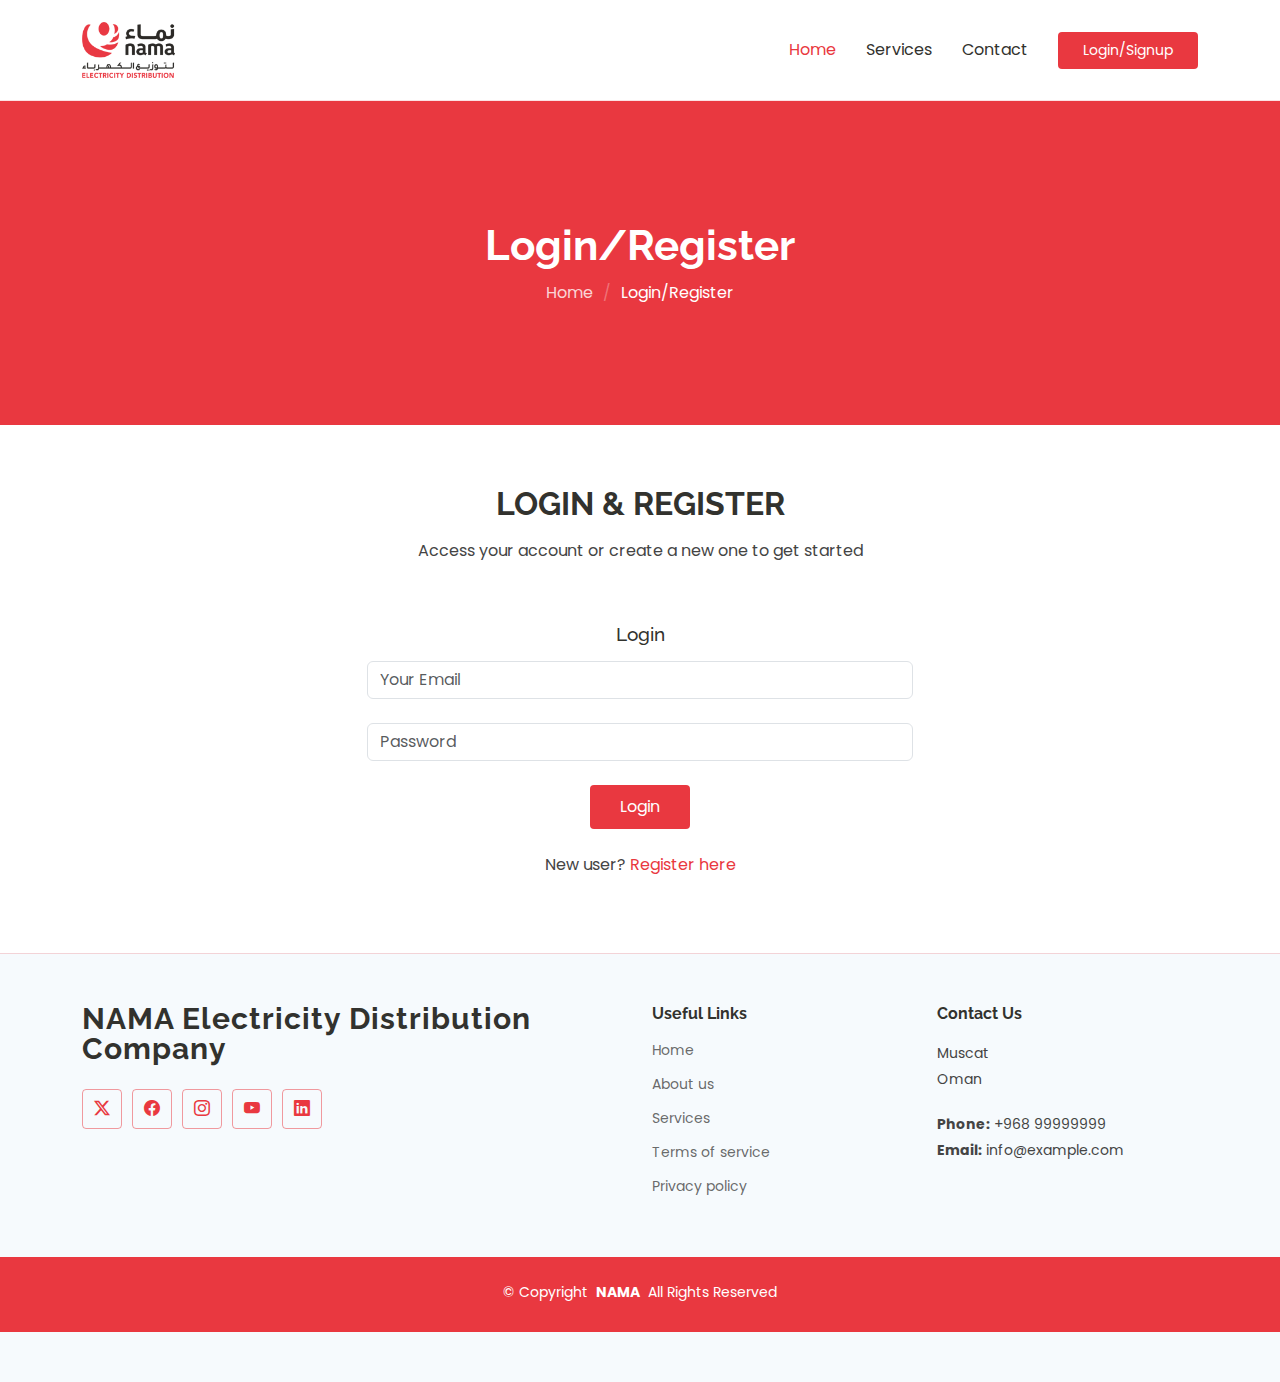
<file: login.html>
<!DOCTYPE html>
<html lang="en">

<head>
  <meta charset="utf-8">
  <meta content="width=device-width, initial-scale=1.0" name="viewport">
  <title>Login/Register - NAMA</title>
  <meta name="description" content="">
  <meta name="keywords" content="">

  <!-- Favicons -->
  <link href="assets/img/favicon.ico" rel="icon">
  <link href="assets/img/apple-touch-icon.png" rel="apple-touch-icon">

  <!-- Fonts -->
  <link href="https://fonts.googleapis.com" rel="preconnect">
  <link href="https://fonts.gstatic.com" rel="preconnect" crossorigin>
  <link href="https://fonts.googleapis.com/css2?family=Roboto:ital,wght@0,100;0,300;0,400;0,500;0,700;0,900;1,100;1,300;1,400;1,500;1,700;1,900&family=Poppins:ital,wght@0,100;0,200;0,300;0,400;0,500;0,600;0,700;0,800;0,900;1,100;1,200;1,300;1,400;1,500;1,600;1,700;1,800;1,900&family=Raleway:ital,wght@0,100;0,200;0,300;0,400;0,500;0,600;0,700;0,800;0,900;1,100;1,200;1,300;1,400;1,500;1,600;1,700;1,800;1,900&display=swap" rel="stylesheet">

  <!-- Vendor CSS Files -->
  <link href="assets/vendor/bootstrap/css/bootstrap.min.css" rel="stylesheet">
  <link href="assets/vendor/bootstrap-icons/bootstrap-icons.css" rel="stylesheet">
  <link href="assets/vendor/aos/aos.css" rel="stylesheet">
  <link href="assets/vendor/glightbox/css/glightbox.min.css" rel="stylesheet">
  <link href="assets/vendor/swiper/swiper-bundle.min.css" rel="stylesheet">

  <!-- Main CSS File -->
  <link href="assets/css/main.css" rel="stylesheet">

  <!-- =======================================================
  * Template Name: NAMA
  * Template URL: https://bootstrapmade.com/NAMA-multipurpose-bootstrap-template/
  * Updated: Aug 07 2024 with Bootstrap v5.3.3
  * Author: BootstrapMade.com
  * License: https://bootstrapmade.com/license/
  ======================================================== -->
</head>

<body class="service-details-page">

  <header id="header" class="header d-flex align-items-center sticky-top">
    <div class="container-fluid container-xl position-relative d-flex align-items-center">

      <a href="index.html" class="logo d-flex align-items-center me-auto">
        <!-- Uncomment the line below if you also wish to use an image logo -->
        <img src="assets/img/nama-logo.png" alt=""> 
        <!-- <h1 class="sitename">NAMA</h1>-->
      </a>

      <nav id="navmenu" class="navmenu">
        <ul>
          <li><a href="#hero" class="active">Home<br></a></li>
          <li><a href="#serve">Services</a></li>
          <!--<li class="dropdown"><a href="#"><span>Dropdown</span> <i class="bi bi-chevron-down toggle-dropdown"></i></a>
            <ul>
              <li><a href="#">Dropdown 1</a></li>
              <li class="dropdown"><a href="#"><span>Deep Dropdown</span> <i class="bi bi-chevron-down toggle-dropdown"></i></a>
                <ul>
                  <li><a href="#">Deep Dropdown 1</a></li>
                  <li><a href="#">Deep Dropdown 2</a></li>
                  <li><a href="#">Deep Dropdown 3</a></li>
                  <li><a href="#">Deep Dropdown 4</a></li>
                  <li><a href="#">Deep Dropdown 5</a></li>
                </ul>
              </li>
              <li><a href="#">Dropdown 2</a></li>
              <li><a href="#">Dropdown 3</a></li>
              <li><a href="#">Dropdown 4</a></li>
            </ul>
          </li>-->
          <li><a href="#contact">Contact</a></li>
        </ul>
        <i class="mobile-nav-toggle d-xl-none bi bi-list"></i>
      </nav>

      <a class="btn-getstarted" href="login.html">Login/Signup</a>

    </div>
  </header>

  <main class="main">

    <!-- Page Title -->
    <div class="page-title accent-background">
      <div class="container">
        <h1>Login/Register</h1>
        <nav class="breadcrumbs">
          <ol>
            <li><a href="index.html">Home</a></li>
            <li class="current">Login/Register</li>
          </ol>
        </nav>
      </div>
    </div><!-- End Page Title -->

<!-- Login & Registration Section -->
<section id="auth" class="auth section">

  <!-- Section Title -->
  <div class="container section-title" data-aos="fade-up">
    <h2>Login & Register</h2>
    <p>Access your account or create a new one to get started</p>
  </div><!-- End Section Title -->

  <div class="container" data-aos="fade-up" data-aos-delay="100">
    <div class="row gy-4 justify-content-center">

      <!-- Login Form -->
      <div class="col-lg-6" id="login-box">
        <div class="auth-box">
          <h3 class="text-center">Login</h3>
          <form action="#" method="post" class="php-email-form" data-aos="fade-up" data-aos-delay="200">
            <div class="row gy-4">
              <div class="col-md-12">
                <input type="email" class="form-control" name="email" placeholder="Your Email" required>
              </div>
              <div class="col-md-12">
                <input type="password" class="form-control" name="password" placeholder="Password" required>
              </div>
              <div class="col-md-12 text-center">
                <button type="submit">Login</button>
              </div>
              <div class="col-md-12 text-center">
                <p>New user? <a href="#" onclick="showRegister()">Register here</a></p>
              </div>
            </div>
          </form>
        </div>
      </div><!-- End Login Form -->

      <!-- Registration Form -->
      <div class="col-lg-6 d-none" id="register-box">
        <div class="auth-box">
          <h3 class="text-center">Register</h3>
          <form action="#" method="post" class="php-email-form" data-aos="fade-up" data-aos-delay="200">
            <div class="row gy-4">
              <div class="col-md-12">
                <input type="text" class="form-control" name="name" placeholder="Full Name" required>
              </div>
              <div class="col-md-12">
                <input type="email" class="form-control" name="email" placeholder="Your Email" required>
              </div>
              <div class="col-md-12">
                <input type="password" class="form-control" name="password" placeholder="Create Password" required>
              </div>
              <div class="col-md-12">
                <label for="user-category">User Category</label>
                <select id="user-category" class="form-control" name="category">
                  <option value="tester">Tester</option>
                  <option value="electrician">Electrician</option>
                  <option value="installer">Installer</option>
                  <option value="consultant">Consultant</option>
                  <option value="admin">Admin</option>
                  <option value="nedc">NEDC User</option>
                </select>
              </div>
              <div class="col-md-12">
                <label for="id-proof">Upload ID Proof</label>
                <input type="file" id="id-proof" class="form-control" name="id-proof" required>
              </div>
              <div class="col-md-12 text-center">
                <button type="submit">Register</button>
              </div>
              <div class="col-md-12 text-center">
                <p>Already have an account? <a href="#" onclick="showLogin()">Login here</a></p>
              </div>
            </div>
          </form>
        </div>
      </div><!-- End Registration Form -->

    </div>
  </div>

</section><!-- /Login & Registration Section -->

<script>
  function showRegister() {
    document.getElementById('login-box').classList.add('d-none');
    document.getElementById('register-box').classList.remove('d-none');
  }

  function showLogin() {
    document.getElementById('register-box').classList.add('d-none');
    document.getElementById('login-box').classList.remove('d-none');
  }
</script>


  </main>

  <footer id="footer" class="footer light-background">

    <div class="container footer-top">
      <div class="row gy-4">
        <div class="col-lg-6 col-md-12 footer-about">
          <a href="index.html" class="logo d-flex align-items-center">
            <span class="sitename">NAMA Electricity Distribution Company</span>
          </a>
          <p></p>
          <div class="social-links d-flex mt-4">
            <a href="https://x.com/NamaDistribut"><i class="bi bi-twitter-x"></i></a>
            <a href="https://www.facebook.com/NamaDistribut"><i class="bi bi-facebook"></i></a>
            <a href="https://www.instagram.com/namadistribut/"><i class="bi bi-instagram"></i></a>
            <a href="https://www.youtube.com/@NamaDistribut"><i class="bi bi-youtube"></i></a>
            <a href="https://www.linkedin.com/company/1843202/admin/feed/posts/"><i class="bi bi-linkedin"></i></a>
          </div>
        </div>

        <div class="col-lg-3 col-12 footer-links">
          <h4>Useful Links</h4>
          <ul>
            <li><a href="#">Home</a></li>
            <li><a href="#">About us</a></li>
            <li><a href="#">Services</a></li>
            <li><a href="#">Terms of service</a></li>
            <li><a href="#">Privacy policy</a></li>
          </ul>
        </div>


        <div class="col-lg-3 col-md-12 footer-contact text-center text-md-start">
          <h4>Contact Us</h4>
          <p>Muscat</p>
          <p>Oman</p>
          <p></p>
          <p class="mt-4"><strong>Phone:</strong> <span>+968 99999999</span></p>
          <p><strong>Email:</strong> <span>info@example.com</span></p>
        </div>

      </div>
    </div>

    <div class="copyright text-center mt-4">
      <p>© <span>Copyright</span> <strong class="px-1 sitename">NAMA</strong> <span>All Rights Reserved</span></p>
      <div class="credits">
        <!-- All the links in the footer should remain intact. -->
        <!-- You can delete the links only if you've purchased the pro version. -->
        <!-- Licensing information: https://bootstrapmade.com/license/ -->
        <!-- Purchase the pro version with working PHP/AJAX contact form: [buy-url] -->
      </div>
    </div>

  </footer>

  <!-- Scroll Top -->
  <a href="#" id="scroll-top" class="scroll-top d-flex align-items-center justify-content-center"><i class="bi bi-arrow-up-short"></i></a>

  <!-- Preloader -->
  <div id="preloader"></div>

  <!-- Vendor JS Files -->
  <script src="assets/vendor/bootstrap/js/bootstrap.bundle.min.js"></script>
  <script src="assets/vendor/php-email-form/validate.js"></script>
  <script src="assets/vendor/aos/aos.js"></script>
  <script src="assets/vendor/purecounter/purecounter_vanilla.js"></script>
  <script src="assets/vendor/glightbox/js/glightbox.min.js"></script>
  <script src="assets/vendor/swiper/swiper-bundle.min.js"></script>
  <script src="assets/vendor/imagesloaded/imagesloaded.pkgd.min.js"></script>
  <script src="assets/vendor/isotope-layout/isotope.pkgd.min.js"></script>

  <!-- Main JS File -->
  <script src="assets/js/main.js"></script>

</body>

</html>
</file>
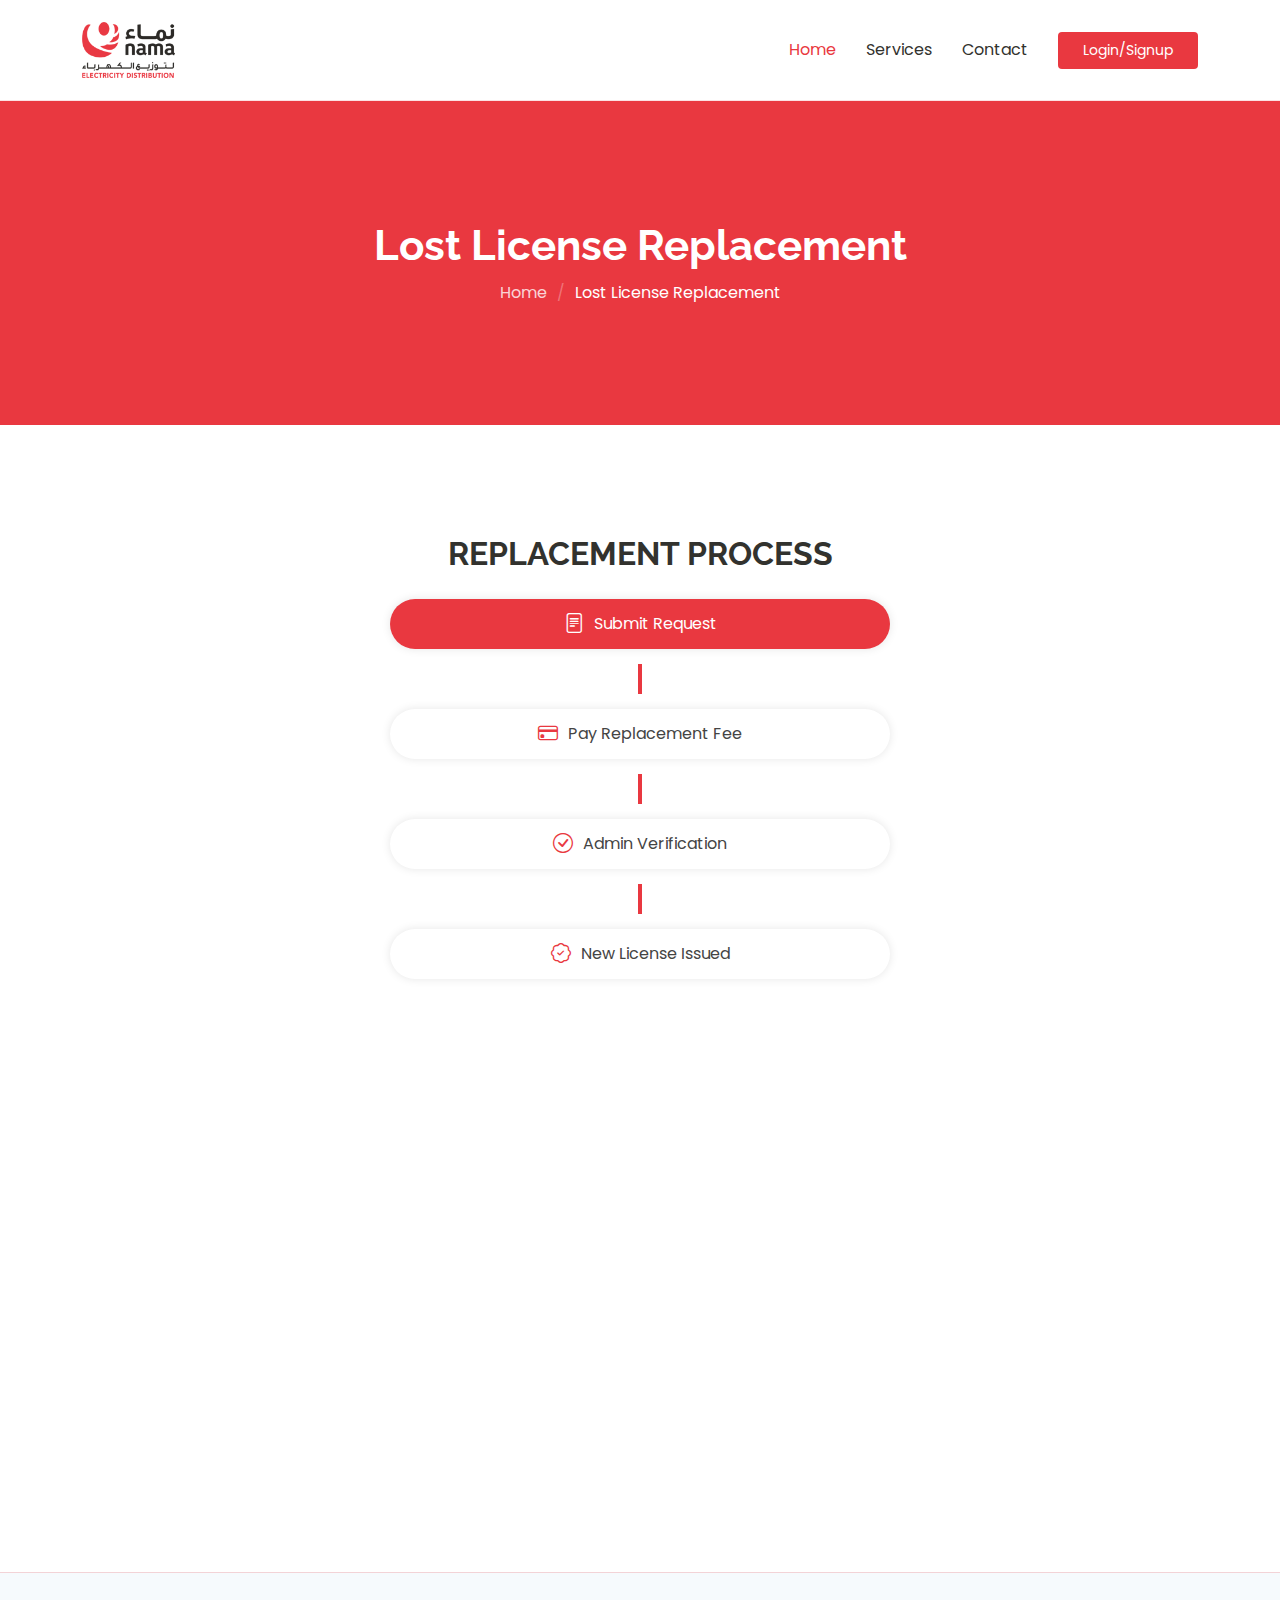
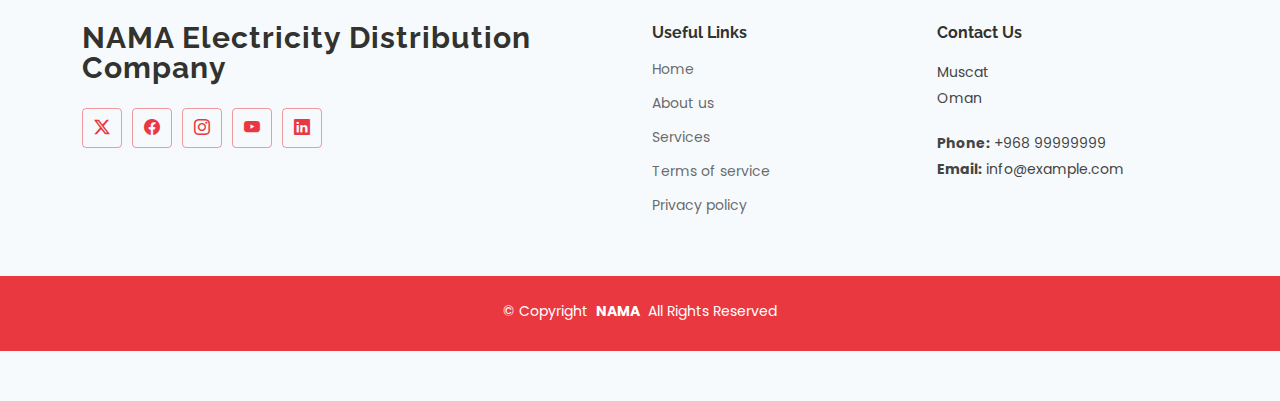
<file: lost-license.html>
<!DOCTYPE html>
<html lang="en">

<head>
  <meta charset="utf-8">
  <meta content="width=device-width, initial-scale=1.0" name="viewport">
  <title>New License Application - NAMA</title>
  <meta name="description" content="">
  <meta name="keywords" content="">

  <!-- Favicons -->
  <link href="assets/img/favicon.ico" rel="icon">
  <link href="assets/img/apple-touch-icon.png" rel="apple-touch-icon">

  <!-- Fonts -->
  <link href="https://fonts.googleapis.com" rel="preconnect">
  <link href="https://fonts.gstatic.com" rel="preconnect" crossorigin>
  <link href="https://fonts.googleapis.com/css2?family=Roboto:ital,wght@0,100;0,300;0,400;0,500;0,700;0,900;1,100;1,300;1,400;1,500;1,700;1,900&family=Poppins:ital,wght@0,100;0,200;0,300;0,400;0,500;0,600;0,700;0,800;0,900;1,100;1,200;1,300;1,400;1,500;1,600;1,700;1,800;1,900&family=Raleway:ital,wght@0,100;0,200;0,300;0,400;0,500;0,600;0,700;0,800;0,900;1,100;1,200;1,300;1,400;1,500;1,600;1,700;1,800;1,900&display=swap" rel="stylesheet">

  <!-- Vendor CSS Files -->
  <link href="assets/vendor/bootstrap/css/bootstrap.min.css" rel="stylesheet">
  <link href="assets/vendor/bootstrap-icons/bootstrap-icons.css" rel="stylesheet">
  <link href="assets/vendor/aos/aos.css" rel="stylesheet">
  <link href="assets/vendor/glightbox/css/glightbox.min.css" rel="stylesheet">
  <link href="assets/vendor/swiper/swiper-bundle.min.css" rel="stylesheet">

  <!-- Main CSS File -->
  <link href="assets/css/main.css" rel="stylesheet">

  <!-- =======================================================
  * Template Name: NAMA
  * Template URL: https://bootstrapmade.com/NAMA-multipurpose-bootstrap-template/
  * Updated: Aug 07 2024 with Bootstrap v5.3.3
  * Author: BootstrapMade.com
  * License: https://bootstrapmade.com/license/
  ======================================================== -->
</head>

<body class="starter-page-page">

  <header id="header" class="header d-flex align-items-center sticky-top">
    <div class="container-fluid container-xl position-relative d-flex align-items-center">

      <a href="index.html" class="logo d-flex align-items-center me-auto">
        <!-- Uncomment the line below if you also wish to use an image logo -->
        <img src="assets/img/nama-logo.png" alt=""> 
        <!-- <h1 class="sitename">NAMA</h1>-->
      </a>

      <nav id="navmenu" class="navmenu">
        <ul>
          <li><a href="#hero" class="active">Home<br></a></li>
          <li><a href="#serve">Services</a></li>
          <!--<li class="dropdown"><a href="#"><span>Dropdown</span> <i class="bi bi-chevron-down toggle-dropdown"></i></a>
            <ul>
              <li><a href="#">Dropdown 1</a></li>
              <li class="dropdown"><a href="#"><span>Deep Dropdown</span> <i class="bi bi-chevron-down toggle-dropdown"></i></a>
                <ul>
                  <li><a href="#">Deep Dropdown 1</a></li>
                  <li><a href="#">Deep Dropdown 2</a></li>
                  <li><a href="#">Deep Dropdown 3</a></li>
                  <li><a href="#">Deep Dropdown 4</a></li>
                  <li><a href="#">Deep Dropdown 5</a></li>
                </ul>
              </li>
              <li><a href="#">Dropdown 2</a></li>
              <li><a href="#">Dropdown 3</a></li>
              <li><a href="#">Dropdown 4</a></li>
            </ul>
          </li>-->
          <li><a href="#contact">Contact</a></li>
        </ul>
        <i class="mobile-nav-toggle d-xl-none bi bi-list"></i>
      </nav>

      <a class="btn-getstarted" href="login.html">Login/Signup</a>

    </div>
  </header>

  <main class="main">
    <!-- Page Title -->
    <div class="page-title accent-background">
      <div class="container">
        <h1>Lost License Replacement</h1>
        <nav class="breadcrumbs">
          <ol>
            <li><a href="index.html">Home</a></li>
            <li class="current">Lost License Replacement</li>
          </ol>
        </nav>
      </div>
    </div><!-- End Page Title -->

    <!-- Lost License Replacement Form -->
    <section id="lost-license" class="contact section license-application section">
        <div class="container" data-aos="fade-up">
          
          <!-- Application Progress -->
          <div class="flowchart-container section-title">
            <h2>Replacement Process</h2>
            <div class="flowchart">
              
              <div class="step active"><i class="bi bi-file-text"></i> Submit Request</div>
              <div class="connector"></div>

              <div class="step"><i class="bi bi-credit-card"></i> Pay Replacement Fee</div>
              <div class="connector"></div>

              <div class="step"><i class="bi bi-check-circle"></i> Admin Verification</div>
              <div class="connector"></div>

              <div class="step"><i class="bi bi-patch-check"></i> New License Issued</div>

            </div>
          </div>
        
          <script>
            function updateProgress(currentStep) {
              let steps = document.querySelectorAll(".step");
              steps.forEach((step, index) => {
                if (index < currentStep) {
                  step.classList.add("active");
                } else {
                  step.classList.remove("active");
                }
              });
            }

            setTimeout(() => updateProgress(2), 3000);
          </script>

          <!-- Form -->
          <div class="row justify-content-center">
            <div class="col-lg-8">
                <form action="forms/lost-license.php" method="post" class="php-email-form" data-aos="fade-up" data-aos-delay="200">
                  <div class="row gy-4">
              
                    <!-- Personal Information -->
                    <div class="col-md-12">
                      <input type="text" name="full_name" class="form-control" placeholder="Full Name" required="">
                    </div>
              
                    <div class="col-md-6">
                      <input type="text" name="id_number" class="form-control" placeholder="ID Number" required="">
                    </div>

                    <div class="col-md-6">
                      <input type="text" name="contact_number" class="form-control" placeholder="Update Contact Number" required="">
                    </div>
              
                    <!-- Document Upload -->
                    <div class="col-md-6">
                      <label for="old-license">Upload Old License Copy</label>
                      <input type="file" id="old-license" name="old_license" class="form-control" required="">
                    </div>

                    <div class="col-md-6">
                      <label for="id-proof">Upload ID Proof</label>
                      <input type="file" id="id-proof" name="id_proof" class="form-control" required="">
                    </div>
              
                    <!-- Payment Section -->
                    <div class="col-md-12">
                      <h4>Payment Details</h4>
                      <p>Replacement Fee: <strong>OMR 25</strong></p>
                      <select name="payment_method" class="form-control" required="">
                        <option value="" disabled selected>Select Payment Method</option>
                        <option value="credit_card">Credit Card</option>
                        <option value="bank_transfer">Bank Transfer</option>
                      </select>
                    </div>

                    <!-- Form Submission -->
                    <div class="col-md-12 text-center">
                      <div class="loading">Loading</div>
                      <div class="error-message"></div>
                      <div class="sent-message">Your request has been submitted. Thank you!</div>
              
                      <button type="submit" onclick="handleSubmit()">Submit Request</button>
                    </div>
              
                  </div>
                </form>
            </div>
          </div>
  
        </div>
    </section><!-- /Lost License Replacement Section -->

  </main>

  <footer id="footer" class="footer light-background">

    <div class="container footer-top">
      <div class="row gy-4">
        <div class="col-lg-6 col-md-12 footer-about">
          <a href="index.html" class="logo d-flex align-items-center">
            <span class="sitename">NAMA Electricity Distribution Company</span>
          </a>
          <p></p>
          <div class="social-links d-flex mt-4">
            <a href="https://x.com/NamaDistribut"><i class="bi bi-twitter-x"></i></a>
            <a href="https://www.facebook.com/NamaDistribut"><i class="bi bi-facebook"></i></a>
            <a href="https://www.instagram.com/namadistribut/"><i class="bi bi-instagram"></i></a>
            <a href="https://www.youtube.com/@NamaDistribut"><i class="bi bi-youtube"></i></a>
            <a href="https://www.linkedin.com/company/1843202/admin/feed/posts/"><i class="bi bi-linkedin"></i></a>
          </div>
        </div>

        <div class="col-lg-3 col-12 footer-links">
          <h4>Useful Links</h4>
          <ul>
            <li><a href="#">Home</a></li>
            <li><a href="#">About us</a></li>
            <li><a href="#">Services</a></li>
            <li><a href="#">Terms of service</a></li>
            <li><a href="#">Privacy policy</a></li>
          </ul>
        </div>


        <div class="col-lg-3 col-md-12 footer-contact text-center text-md-start">
          <h4>Contact Us</h4>
          <p>Muscat</p>
          <p>Oman</p>
          <p></p>
          <p class="mt-4"><strong>Phone:</strong> <span>+968 99999999</span></p>
          <p><strong>Email:</strong> <span>info@example.com</span></p>
        </div>

      </div>
    </div>

    <div class="copyright text-center mt-4">
      <p>© <span>Copyright</span> <strong class="px-1 sitename">NAMA</strong> <span>All Rights Reserved</span></p>
      <div class="credits">
        <!-- All the links in the footer should remain intact. -->
        <!-- You can delete the links only if you've purchased the pro version. -->
        <!-- Licensing information: https://bootstrapmade.com/license/ -->
        <!-- Purchase the pro version with working PHP/AJAX contact form: [buy-url] -->
      </div>
    </div>

  </footer>

  <!-- Scroll Top -->
  <a href="#" id="scroll-top" class="scroll-top d-flex align-items-center justify-content-center"><i class="bi bi-arrow-up-short"></i></a>

  <!-- Preloader -->
  <div id="preloader"></div>

  <!-- Vendor JS Files -->
  <script src="assets/vendor/bootstrap/js/bootstrap.bundle.min.js"></script>
  <script src="assets/vendor/php-email-form/validate.js"></script>
  <script src="assets/vendor/aos/aos.js"></script>
  <script src="assets/vendor/purecounter/purecounter_vanilla.js"></script>
  <script src="assets/vendor/glightbox/js/glightbox.min.js"></script>
  <script src="assets/vendor/swiper/swiper-bundle.min.js"></script>
  <script src="assets/vendor/imagesloaded/imagesloaded.pkgd.min.js"></script>
  <script src="assets/vendor/isotope-layout/isotope.pkgd.min.js"></script>

  <!-- Main JS File -->
  <script src="assets/js/main.js"></script>

</body>

</html>
</file>
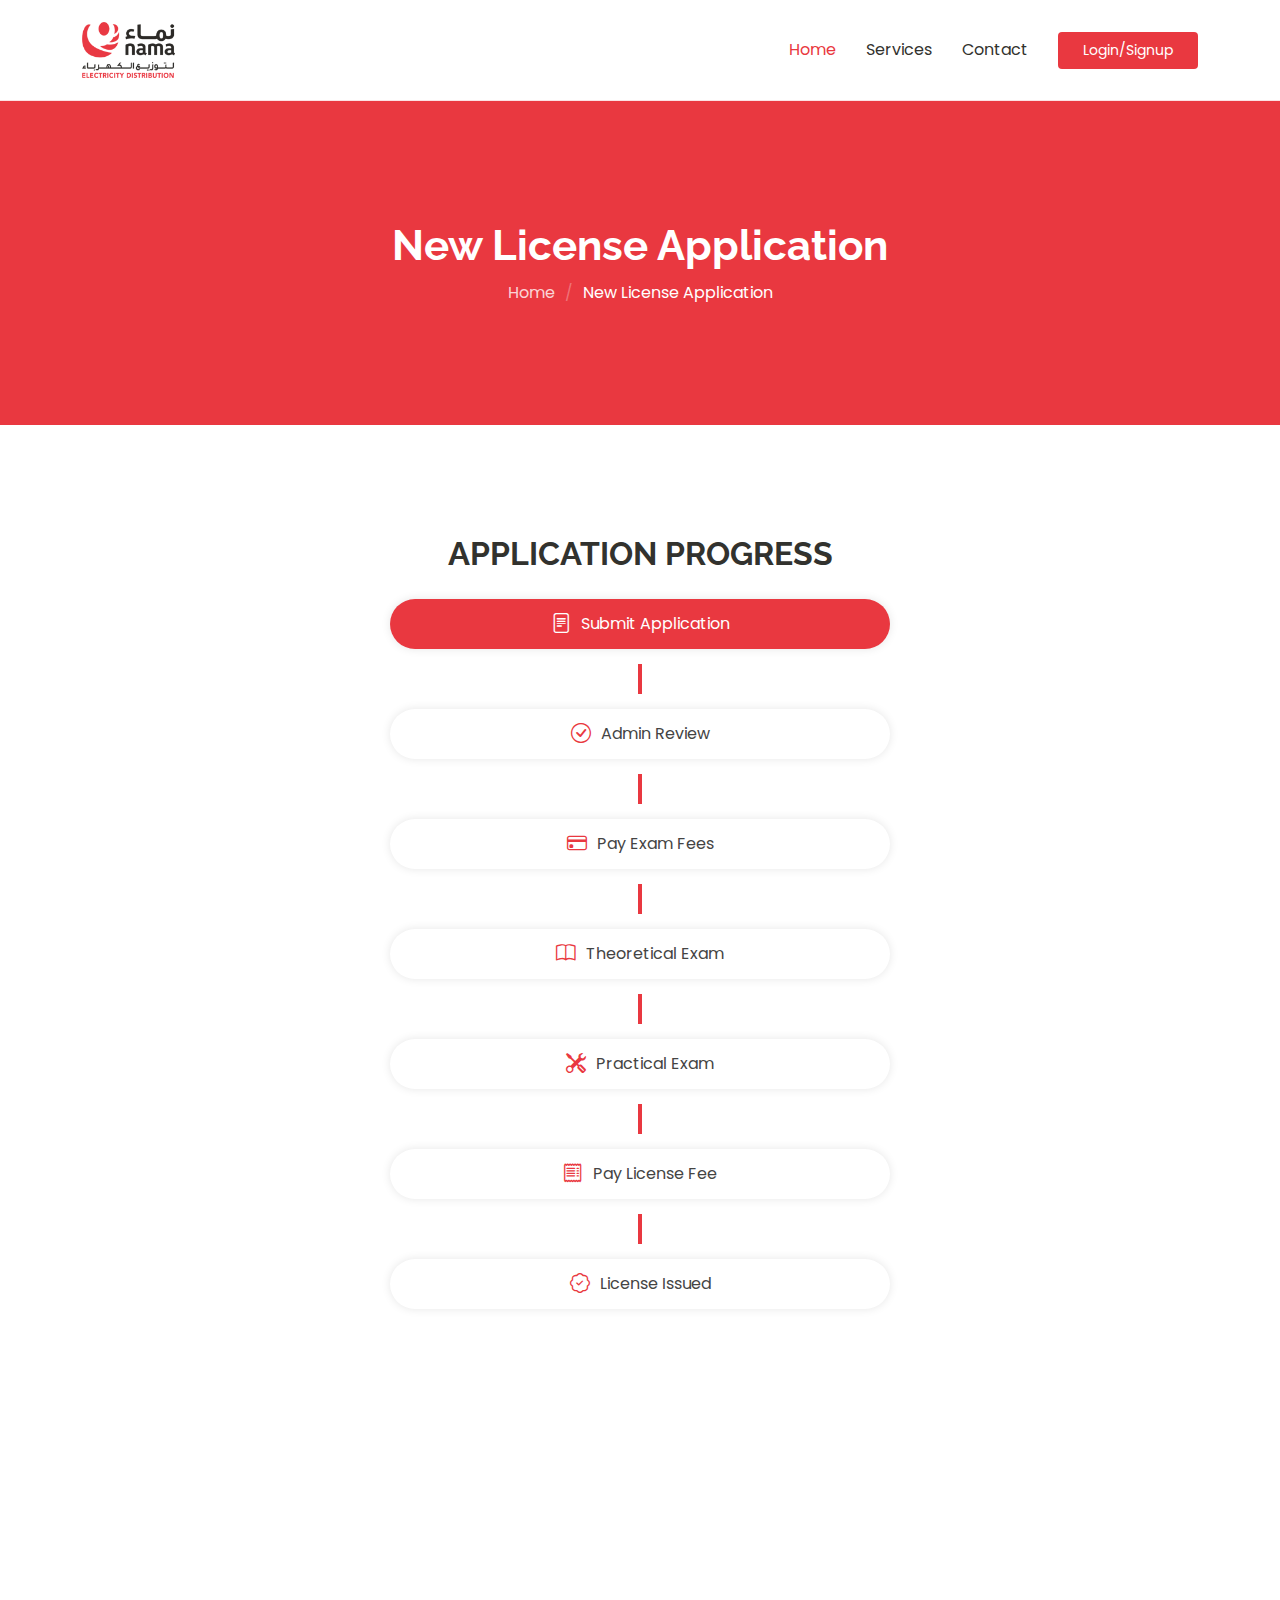
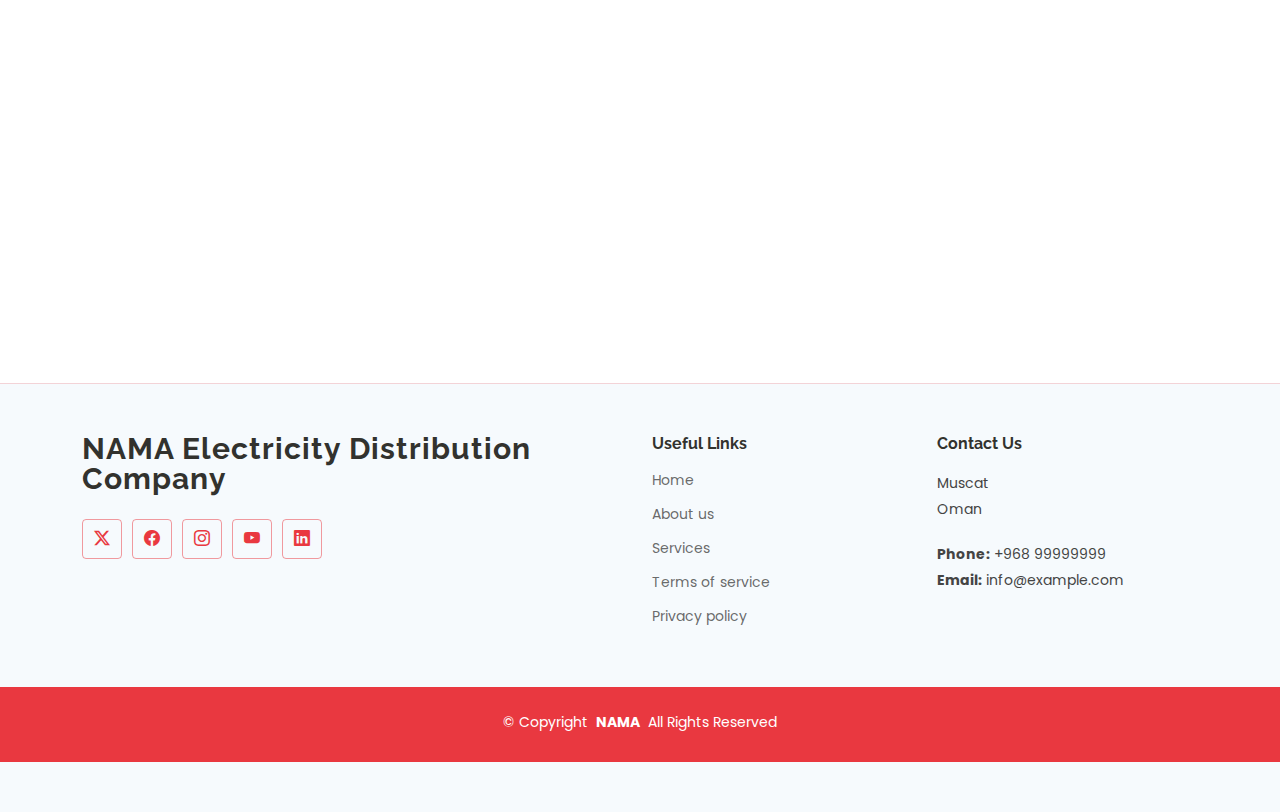
<file: new-license.html>
<!DOCTYPE html>
<html lang="en">

<head>
  <meta charset="utf-8">
  <meta content="width=device-width, initial-scale=1.0" name="viewport">
  <title>New License Application - NAMA</title>
  <meta name="description" content="">
  <meta name="keywords" content="">

  <!-- Favicons -->
  <link href="assets/img/favicon.ico" rel="icon">
  <link href="assets/img/apple-touch-icon.png" rel="apple-touch-icon">

  <!-- Fonts -->
  <link href="https://fonts.googleapis.com" rel="preconnect">
  <link href="https://fonts.gstatic.com" rel="preconnect" crossorigin>
  <link href="https://fonts.googleapis.com/css2?family=Roboto:ital,wght@0,100;0,300;0,400;0,500;0,700;0,900;1,100;1,300;1,400;1,500;1,700;1,900&family=Poppins:ital,wght@0,100;0,200;0,300;0,400;0,500;0,600;0,700;0,800;0,900;1,100;1,200;1,300;1,400;1,500;1,600;1,700;1,800;1,900&family=Raleway:ital,wght@0,100;0,200;0,300;0,400;0,500;0,600;0,700;0,800;0,900;1,100;1,200;1,300;1,400;1,500;1,600;1,700;1,800;1,900&display=swap" rel="stylesheet">

  <!-- Vendor CSS Files -->
  <link href="assets/vendor/bootstrap/css/bootstrap.min.css" rel="stylesheet">
  <link href="assets/vendor/bootstrap-icons/bootstrap-icons.css" rel="stylesheet">
  <link href="assets/vendor/aos/aos.css" rel="stylesheet">
  <link href="assets/vendor/glightbox/css/glightbox.min.css" rel="stylesheet">
  <link href="assets/vendor/swiper/swiper-bundle.min.css" rel="stylesheet">

  <!-- Main CSS File -->
  <link href="assets/css/main.css" rel="stylesheet">

  <!-- =======================================================
  * Template Name: NAMA
  * Template URL: https://bootstrapmade.com/NAMA-multipurpose-bootstrap-template/
  * Updated: Aug 07 2024 with Bootstrap v5.3.3
  * Author: BootstrapMade.com
  * License: https://bootstrapmade.com/license/
  ======================================================== -->
</head>

<body class="starter-page-page">

  <header id="header" class="header d-flex align-items-center sticky-top">
    <div class="container-fluid container-xl position-relative d-flex align-items-center">

      <a href="index.html" class="logo d-flex align-items-center me-auto">
        <!-- Uncomment the line below if you also wish to use an image logo -->
        <img src="assets/img/nama-logo.png" alt=""> 
        <!-- <h1 class="sitename">NAMA</h1>-->
      </a>

      <nav id="navmenu" class="navmenu">
        <ul>
          <li><a href="#hero" class="active">Home<br></a></li>
          <li><a href="#serve">Services</a></li>
          <!--<li class="dropdown"><a href="#"><span>Dropdown</span> <i class="bi bi-chevron-down toggle-dropdown"></i></a>
            <ul>
              <li><a href="#">Dropdown 1</a></li>
              <li class="dropdown"><a href="#"><span>Deep Dropdown</span> <i class="bi bi-chevron-down toggle-dropdown"></i></a>
                <ul>
                  <li><a href="#">Deep Dropdown 1</a></li>
                  <li><a href="#">Deep Dropdown 2</a></li>
                  <li><a href="#">Deep Dropdown 3</a></li>
                  <li><a href="#">Deep Dropdown 4</a></li>
                  <li><a href="#">Deep Dropdown 5</a></li>
                </ul>
              </li>
              <li><a href="#">Dropdown 2</a></li>
              <li><a href="#">Dropdown 3</a></li>
              <li><a href="#">Dropdown 4</a></li>
            </ul>
          </li>-->
          <li><a href="#contact">Contact</a></li>
        </ul>
        <i class="mobile-nav-toggle d-xl-none bi bi-list"></i>
      </nav>

      <a class="btn-getstarted" href="login.html">Login/Signup</a>

    </div>
  </header>

  <main class="main">

    <!-- Page Title -->
    <div class="page-title accent-background">
      <div class="container">
        <h1>New License Application</h1>
        <nav class="breadcrumbs">
          <ol>
            <li><a href="index.html">Home</a></li>
            <li class="current">New License Application</li>
          </ol>
        </nav>
      </div>
    </div><!-- End Page Title -->

    <!-- License Application Form -->
    <section id="license-application" class="contact section license-application section">
        <div class="container" data-aos="fade-up">
          
          <!-- Application Progress -->
          <div class="flowchart-container section-title">
            <h2>Application Progress</h2>
            <div class="flowchart">
              
              <div class="step active"><i class="bi bi-file-text"></i> Submit Application</div>
              <div class="connector"></div>
        
              <div class="step"><i class="bi bi-check-circle"></i> Admin Review</div>
              <div class="connector"></div>
        
              <div class="step"><i class="bi bi-credit-card"></i> Pay Exam Fees</div>
              <div class="connector"></div>
        
              <div class="step"><i class="bi bi-book"></i> Theoretical Exam</div>
              <div class="connector"></div>
        
              <div class="step"><i class="bi bi-tools"></i> Practical Exam</div>
              <div class="connector"></div>
        
              <div class="step"><i class="bi bi-receipt"></i> Pay License Fee</div>
              <div class="connector"></div>
        
              <div class="step"><i class="bi bi-patch-check"></i> License Issued</div>
        
            </div>
          </div>
        
          <script>
            // Example of dynamic progress update (can be integrated with backend)
            function updateProgress(currentStep) {
              let steps = document.querySelectorAll(".step");
              steps.forEach((step, index) => {
                if (index < currentStep) {
                  step.classList.add("active");
                } else {
                  step.classList.remove("active");
                }
              });
            }
        
            // Example: Simulate moving to step 3 (Admin Review completed)
            setTimeout(() => updateProgress(3), 3000);
          </script>
        
  
          <!-- Form -->
          <div class="row justify-content-center">
            <div class="col-lg-8">
                <form action="forms/application.php" method="post" class="php-email-form" data-aos="fade-up" data-aos-delay="200">
                  <div class="row gy-4">
              
                    <!-- Personal Information -->
                    <div class="col-md-6">
                      <input type="text" name="full_name" class="form-control" placeholder="Full Name" required="">
                    </div>
              
                    <div class="col-md-6">
                      <input type="text" name="id_number" class="form-control" placeholder="ID Number" required="">
                    </div>
              
                    <div class="col-md-6">
                      <input type="text" name="nationality" class="form-control" placeholder="Nationality" required="">
                    </div>
              
                    <div class="col-md-6">
                      <input type="text" name="contact_number" class="form-control" placeholder="Contact Number" required="">
                    </div>
              
                    <!-- Education & Experience -->
                    <div class="col-md-6">
                      <select name="education" class="form-control" required="">
                        <option value="" disabled selected>Education Level</option>
                        <option value="diploma">Diploma</option>
                        <option value="bachelors">Bachelors</option>
                        <option value="masters">Masters</option>
                      </select>
                    </div>
              
                    <div class="col-md-6">
                      <input type="number" name="experience" class="form-control" placeholder="Years of Experience" min="0" required="">
                    </div>
              
                    <!-- Assessment Center -->
                    <div class="col-md-12">
                      <select name="assessment_location" class="form-control" required="">
                        <option value="" disabled selected>Select Place of Assessment</option>
                        <option value="muscat">Muscat</option>
                        <option value="sohar">Sohar</option>
                        <option value="salalah">Salalah</option>
                      </select>
                    </div>
              
                    <!-- Document Upload -->
                    <div class="col-md-6">
                      <label for="id-proof">Upload ID Proof</label>
                      <input type="file" id="id-proof" name="id_proof" class="form-control" required="">
                    </div>
              
                    <div class="col-md-6">
                      <label for="experience-certificate">Upload Experience Certificate</label>
                      <input type="file" id="experience-certificate" name="experience_certificate" class="form-control" required="">
                    </div>
              
                    <div class="col-md-6">
                      <label for="noc">Upload No Objection Letter</label>
                      <input type="file" id="noc" name="noc" class="form-control" required="">
                    </div>
              
                    <!-- Form Submission -->
                    <div class="col-md-12 text-center">
                      <div class="loading">Loading</div>
                      <div class="error-message"></div>
                      <div class="sent-message">Your application has been submitted. Thank you!</div>
              
                      <button type="submit" onclick="handleSubmit()">Submit Application</button>
                      <script>
                        function handleSubmit() {
                            alert("Please log in or sign up first.");
                            window.location.href = "login.html";
                        }
                        </script>
                    </div>
              
                  </div>
                </form>
              </div>
              
          </div>
  
        </div>
      </section><!-- /License Application Section -->

  </main>

  <footer id="footer" class="footer light-background">

    <div class="container footer-top">
      <div class="row gy-4">
        <div class="col-lg-6 col-md-12 footer-about">
          <a href="index.html" class="logo d-flex align-items-center">
            <span class="sitename">NAMA Electricity Distribution Company</span>
          </a>
          <p></p>
          <div class="social-links d-flex mt-4">
            <a href="https://x.com/NamaDistribut"><i class="bi bi-twitter-x"></i></a>
            <a href="https://www.facebook.com/NamaDistribut"><i class="bi bi-facebook"></i></a>
            <a href="https://www.instagram.com/namadistribut/"><i class="bi bi-instagram"></i></a>
            <a href="https://www.youtube.com/@NamaDistribut"><i class="bi bi-youtube"></i></a>
            <a href="https://www.linkedin.com/company/1843202/admin/feed/posts/"><i class="bi bi-linkedin"></i></a>
          </div>
        </div>

        <div class="col-lg-3 col-12 footer-links">
          <h4>Useful Links</h4>
          <ul>
            <li><a href="#">Home</a></li>
            <li><a href="#">About us</a></li>
            <li><a href="#">Services</a></li>
            <li><a href="#">Terms of service</a></li>
            <li><a href="#">Privacy policy</a></li>
          </ul>
        </div>


        <div class="col-lg-3 col-md-12 footer-contact text-center text-md-start">
          <h4>Contact Us</h4>
          <p>Muscat</p>
          <p>Oman</p>
          <p></p>
          <p class="mt-4"><strong>Phone:</strong> <span>+968 99999999</span></p>
          <p><strong>Email:</strong> <span>info@example.com</span></p>
        </div>

      </div>
    </div>

    <div class="copyright text-center mt-4">
      <p>© <span>Copyright</span> <strong class="px-1 sitename">NAMA</strong> <span>All Rights Reserved</span></p>
      <div class="credits">
        <!-- All the links in the footer should remain intact. -->
        <!-- You can delete the links only if you've purchased the pro version. -->
        <!-- Licensing information: https://bootstrapmade.com/license/ -->
        <!-- Purchase the pro version with working PHP/AJAX contact form: [buy-url] -->
      </div>
    </div>

  </footer>

  <!-- Scroll Top -->
  <a href="#" id="scroll-top" class="scroll-top d-flex align-items-center justify-content-center"><i class="bi bi-arrow-up-short"></i></a>

  <!-- Preloader -->
  <div id="preloader"></div>

  <!-- Vendor JS Files -->
  <script src="assets/vendor/bootstrap/js/bootstrap.bundle.min.js"></script>
  <script src="assets/vendor/php-email-form/validate.js"></script>
  <script src="assets/vendor/aos/aos.js"></script>
  <script src="assets/vendor/purecounter/purecounter_vanilla.js"></script>
  <script src="assets/vendor/glightbox/js/glightbox.min.js"></script>
  <script src="assets/vendor/swiper/swiper-bundle.min.js"></script>
  <script src="assets/vendor/imagesloaded/imagesloaded.pkgd.min.js"></script>
  <script src="assets/vendor/isotope-layout/isotope.pkgd.min.js"></script>

  <!-- Main JS File -->
  <script src="assets/js/main.js"></script>

</body>

</html>
</file>
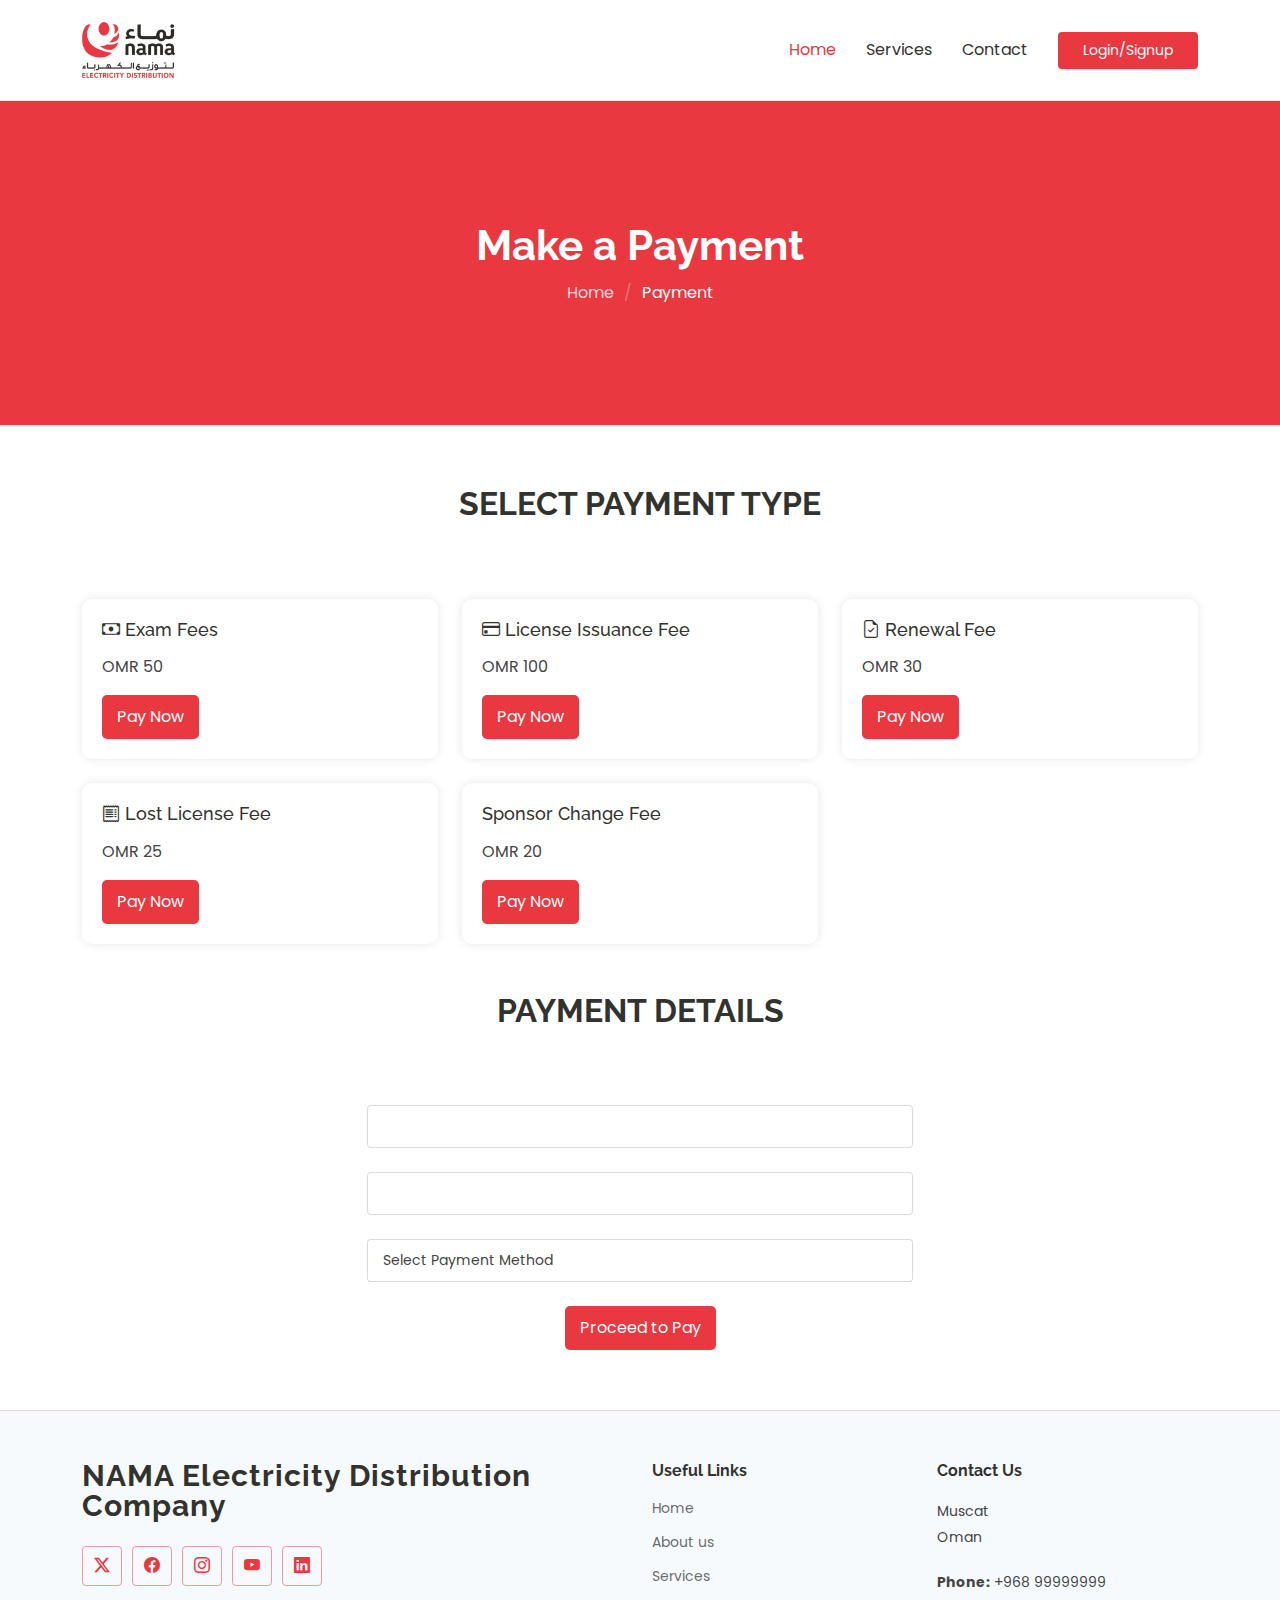
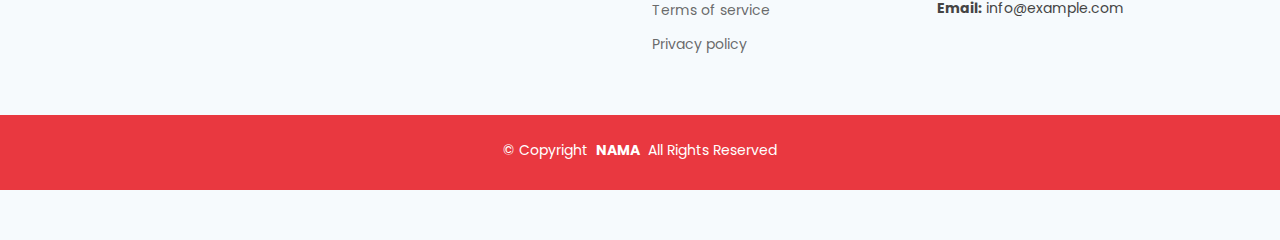
<file: payment.html>
<!DOCTYPE html>
<html lang="en">

<head>
  <meta charset="utf-8">
  <meta content="width=device-width, initial-scale=1.0" name="viewport">
  <title>Starter Page - NAMA</title>
  <meta name="description" content="">
  <meta name="keywords" content="">

  <!-- Favicons -->
  <link href="assets/img/favicon.ico" rel="icon">
  <link href="assets/img/apple-touch-icon.png" rel="apple-touch-icon">

  <!-- Fonts -->
  <link href="https://fonts.googleapis.com" rel="preconnect">
  <link href="https://fonts.gstatic.com" rel="preconnect" crossorigin>
  <link href="https://fonts.googleapis.com/css2?family=Roboto:ital,wght@0,100;0,300;0,400;0,500;0,700;0,900;1,100;1,300;1,400;1,500;1,700;1,900&family=Poppins:ital,wght@0,100;0,200;0,300;0,400;0,500;0,600;0,700;0,800;0,900;1,100;1,200;1,300;1,400;1,500;1,600;1,700;1,800;1,900&family=Raleway:ital,wght@0,100;0,200;0,300;0,400;0,500;0,600;0,700;0,800;0,900;1,100;1,200;1,300;1,400;1,500;1,600;1,700;1,800;1,900&display=swap" rel="stylesheet">

  <!-- Vendor CSS Files -->
  <link href="assets/vendor/bootstrap/css/bootstrap.min.css" rel="stylesheet">
  <link href="assets/vendor/bootstrap-icons/bootstrap-icons.css" rel="stylesheet">
  <link href="assets/vendor/aos/aos.css" rel="stylesheet">
  <link href="assets/vendor/glightbox/css/glightbox.min.css" rel="stylesheet">
  <link href="assets/vendor/swiper/swiper-bundle.min.css" rel="stylesheet">

  <!-- Main CSS File -->
  <link href="assets/css/main.css" rel="stylesheet">

  <!-- =======================================================
  * Template Name: NAMA
  * Template URL: https://bootstrapmade.com/NAMA-multipurpose-bootstrap-template/
  * Updated: Aug 07 2024 with Bootstrap v5.3.3
  * Author: BootstrapMade.com
  * License: https://bootstrapmade.com/license/
  ======================================================== -->
</head>

<body class="starter-page-page">

  <header id="header" class="header d-flex align-items-center sticky-top">
    <div class="container-fluid container-xl position-relative d-flex align-items-center">

      <a href="index.html" class="logo d-flex align-items-center me-auto">
        <!-- Uncomment the line below if you also wish to use an image logo -->
        <img src="assets/img/nama-logo.png" alt=""> 
        <!-- <h1 class="sitename">NAMA</h1>-->
      </a>

      <nav id="navmenu" class="navmenu">
        <ul>
          <li><a href="#hero" class="active">Home<br></a></li>
          <li><a href="#serve">Services</a></li>
          <!--<li class="dropdown"><a href="#"><span>Dropdown</span> <i class="bi bi-chevron-down toggle-dropdown"></i></a>
            <ul>
              <li><a href="#">Dropdown 1</a></li>
              <li class="dropdown"><a href="#"><span>Deep Dropdown</span> <i class="bi bi-chevron-down toggle-dropdown"></i></a>
                <ul>
                  <li><a href="#">Deep Dropdown 1</a></li>
                  <li><a href="#">Deep Dropdown 2</a></li>
                  <li><a href="#">Deep Dropdown 3</a></li>
                  <li><a href="#">Deep Dropdown 4</a></li>
                  <li><a href="#">Deep Dropdown 5</a></li>
                </ul>
              </li>
              <li><a href="#">Dropdown 2</a></li>
              <li><a href="#">Dropdown 3</a></li>
              <li><a href="#">Dropdown 4</a></li>
            </ul>
          </li>-->
          <li><a href="#contact">Contact</a></li>
        </ul>
        <i class="mobile-nav-toggle d-xl-none bi bi-list"></i>
      </nav>

      <a class="btn-getstarted" href="login.html">Login/Signup</a>

    </div>
  </header>

  <main class="main">
    <!-- Page Title -->
    <div class="page-title accent-background">
      <div class="container">
        <h1>Make a Payment</h1>
        <nav class="breadcrumbs">
          <ol>
            <li><a href="index.html">Home</a></li>
            <li class="current">Payment</li>
          </ol>
        </nav>
      </div>
    </div><!-- End Page Title -->

    <!-- Payment Section -->
    <section id="payment" class="contact section">
      <div class="container" data-aos="fade-up">
        
        <div class="section-title">
          <h2>Select Payment Type</h2>
        </div>

        <div class="row gy-4">
          <div class="col-lg-4">
            <div class="payment-card">
              <h4><i class="bi bi-cash"></i> Exam Fees</h4>
              <p>OMR 50</p>
              <button class="btn-pay" onclick="selectPayment('Exam Fees', 50)">Pay Now</button>
            </div>
          </div>

          <div class="col-lg-4">
            <div class="payment-card">
              <h4><i class="bi bi-credit-card"></i> License Issuance Fee</h4>
              <p>OMR 100</p>
              <button class="btn-pay" onclick="selectPayment('License Issuance', 100)">Pay Now</button>
            </div>
          </div>

          <div class="col-lg-4">
            <div class="payment-card">
              <h4><i class="bi bi-file-earmark-check"></i> Renewal Fee</h4>
              <p>OMR 30</p>
              <button class="btn-pay" onclick="selectPayment('Renewal Fee', 30)">Pay Now</button>
            </div>
          </div>

          <div class="col-lg-4">
            <div class="payment-card">
              <h4><i class="bi bi-receipt"></i> Lost License Fee</h4>
              <p>OMR 25</p>
              <button class="btn-pay" onclick="selectPayment('Lost License', 25)">Pay Now</button>
            </div>
          </div>

          <div class="col-lg-4">
            <div class="payment-card">
              <h4><i class="bi bi-person-exchange"></i> Sponsor Change Fee</h4>
              <p>OMR 20</p>
              <button class="btn-pay" onclick="selectPayment('Sponsor Change', 20)">Pay Now</button>
            </div>
          </div>
        </div>

        <!-- Payment Form -->
        <div class="section-title mt-5">
          <h2>Payment Details</h2>
        </div>

        <div class="row justify-content-center">
          <div class="col-lg-6">
            <form id="payment-form" class="php-email-form">
              <div class="row gy-4">
                <div class="col-md-12">
                  <input type="text" id="payment-type" class="form-control" readonly>
                </div>
                <div class="col-md-12">
                  <input type="text" id="payment-amount" class="form-control" readonly>
                </div>
                <div class="col-md-12">
                  <select id="payment-method" class="form-control" required>
                    <option value="" disabled selected>Select Payment Method</option>
                    <option value="credit_card">Credit Card</option>
                    <option value="bank_transfer">Bank Transfer</option>
                  </select>
                </div>
                <div class="col-md-12 text-center">
                  <button type="button" class="btn-pay" onclick="processPayment()">Proceed to Pay</button>
                </div>
              </div>
            </form>
          </div>
        </div>

      </div>
    </section><!-- /Payment Section -->

  </main>

  <footer id="footer" class="footer light-background">

    <div class="container footer-top">
      <div class="row gy-4">
        <div class="col-lg-6 col-md-12 footer-about">
          <a href="index.html" class="logo d-flex align-items-center">
            <span class="sitename">NAMA Electricity Distribution Company</span>
          </a>
          <p></p>
          <div class="social-links d-flex mt-4">
            <a href="https://x.com/NamaDistribut"><i class="bi bi-twitter-x"></i></a>
            <a href="https://www.facebook.com/NamaDistribut"><i class="bi bi-facebook"></i></a>
            <a href="https://www.instagram.com/namadistribut/"><i class="bi bi-instagram"></i></a>
            <a href="https://www.youtube.com/@NamaDistribut"><i class="bi bi-youtube"></i></a>
            <a href="https://www.linkedin.com/company/1843202/admin/feed/posts/"><i class="bi bi-linkedin"></i></a>
          </div>
        </div>

        <div class="col-lg-3 col-12 footer-links">
          <h4>Useful Links</h4>
          <ul>
            <li><a href="#">Home</a></li>
            <li><a href="#">About us</a></li>
            <li><a href="#">Services</a></li>
            <li><a href="#">Terms of service</a></li>
            <li><a href="#">Privacy policy</a></li>
          </ul>
        </div>


        <div class="col-lg-3 col-md-12 footer-contact text-center text-md-start">
          <h4>Contact Us</h4>
          <p>Muscat</p>
          <p>Oman</p>
          <p></p>
          <p class="mt-4"><strong>Phone:</strong> <span>+968 99999999</span></p>
          <p><strong>Email:</strong> <span>info@example.com</span></p>
        </div>

      </div>
    </div>

    <div class="copyright text-center mt-4">
      <p>© <span>Copyright</span> <strong class="px-1 sitename">NAMA</strong> <span>All Rights Reserved</span></p>
      <div class="credits">
        <!-- All the links in the footer should remain intact. -->
        <!-- You can delete the links only if you've purchased the pro version. -->
        <!-- Licensing information: https://bootstrapmade.com/license/ -->
        <!-- Purchase the pro version with working PHP/AJAX contact form: [buy-url] -->
      </div>
    </div>

  </footer>

  <!-- Scroll Top -->
  <a href="#" id="scroll-top" class="scroll-top d-flex align-items-center justify-content-center"><i class="bi bi-arrow-up-short"></i></a>

  <!-- Preloader -->
  <div id="preloader"></div>

  <!-- Vendor JS Files -->
  <script src="assets/vendor/bootstrap/js/bootstrap.bundle.min.js"></script>
  <script src="assets/vendor/php-email-form/validate.js"></script>
  <script src="assets/vendor/aos/aos.js"></script>
  <script src="assets/vendor/purecounter/purecounter_vanilla.js"></script>
  <script src="assets/vendor/glightbox/js/glightbox.min.js"></script>
  <script src="assets/vendor/swiper/swiper-bundle.min.js"></script>
  <script src="assets/vendor/imagesloaded/imagesloaded.pkgd.min.js"></script>
  <script src="assets/vendor/isotope-layout/isotope.pkgd.min.js"></script>
  <script>
    function selectPayment(type, amount) {
      document.getElementById("payment-type").value = type;
      document.getElementById("payment-amount").value = "OMR " + amount;
    }

    function processPayment() {
      let type = document.getElementById("payment-type").value;
      let method = document.getElementById("payment-method").value;

      if (!type || !method) {
        alert("Please select a payment type and method.");
        return;
      }

      alert("Payment for " + type + " is being processed via " + method);
      // Future: Integrate with Payment Gateway API
    }
  </script>

  <!-- Main JS File -->
  <script src="assets/js/main.js"></script>

</body>

</html>
</file>
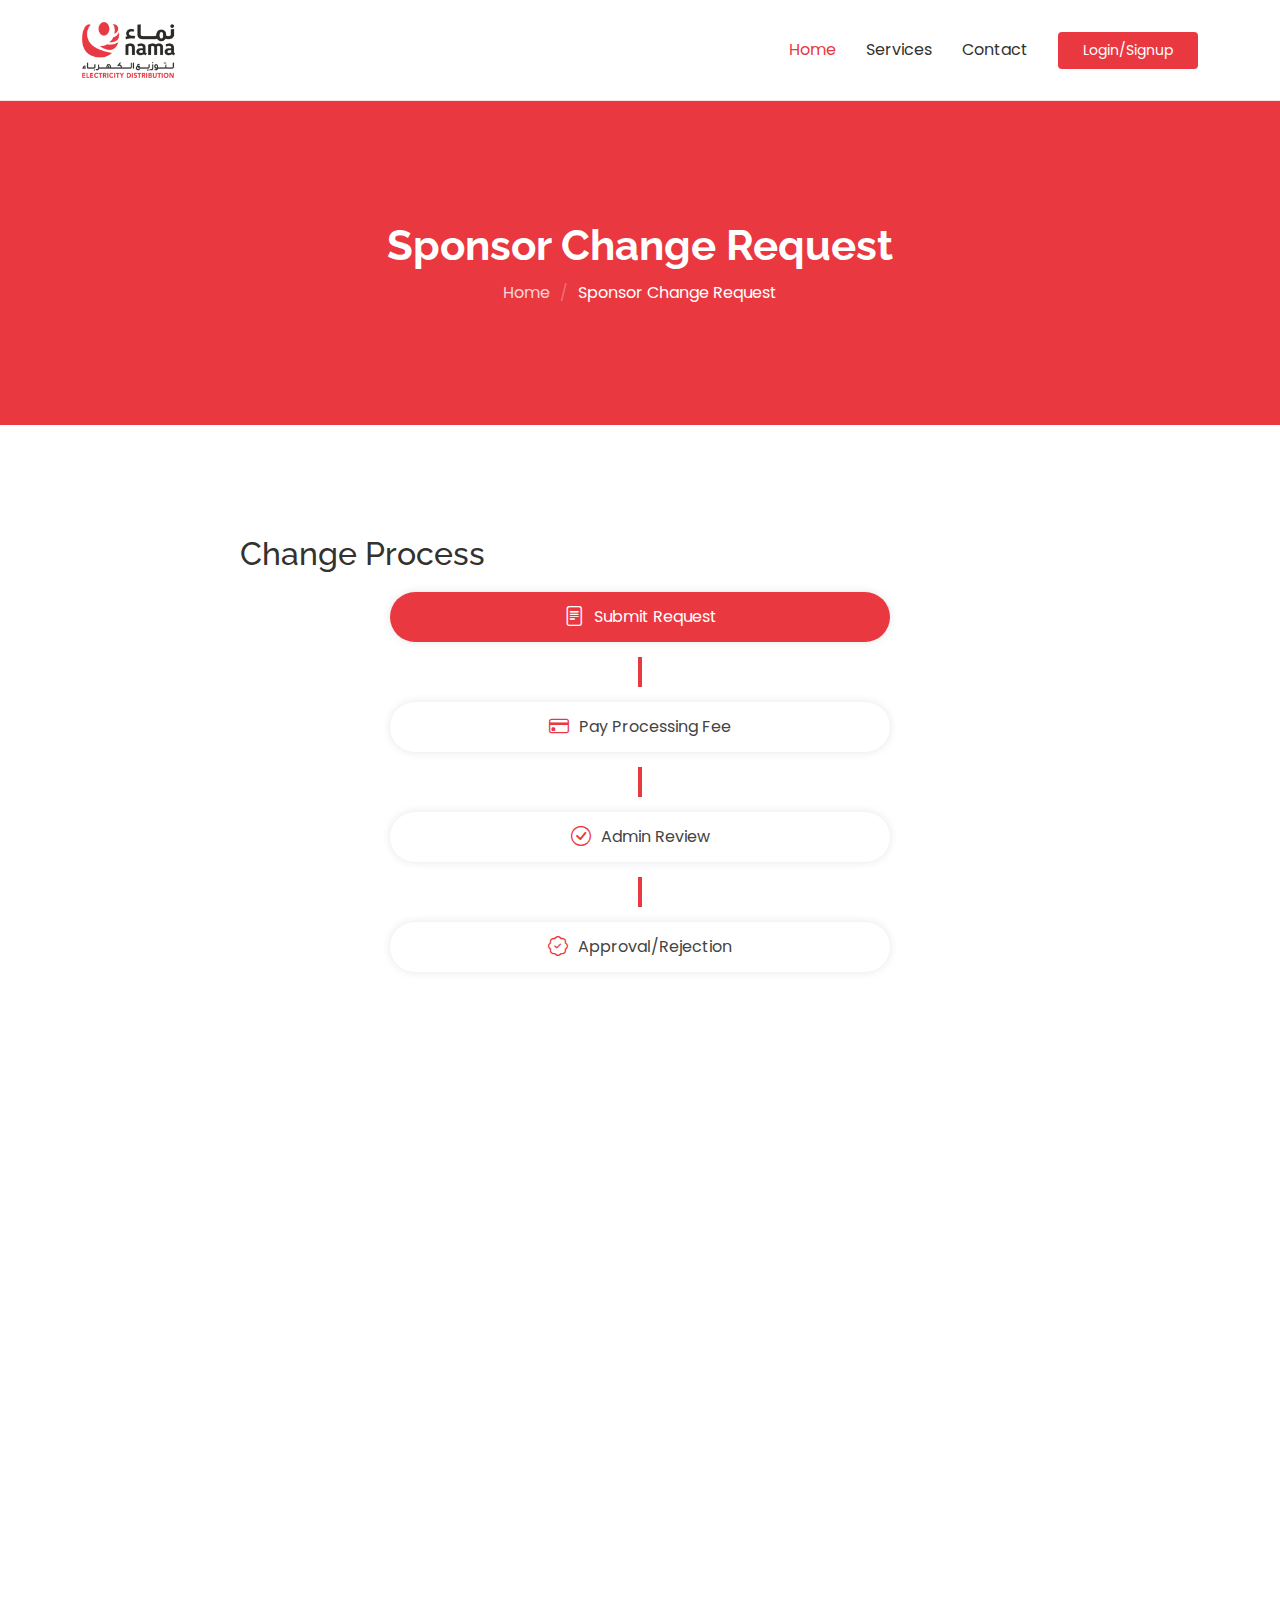
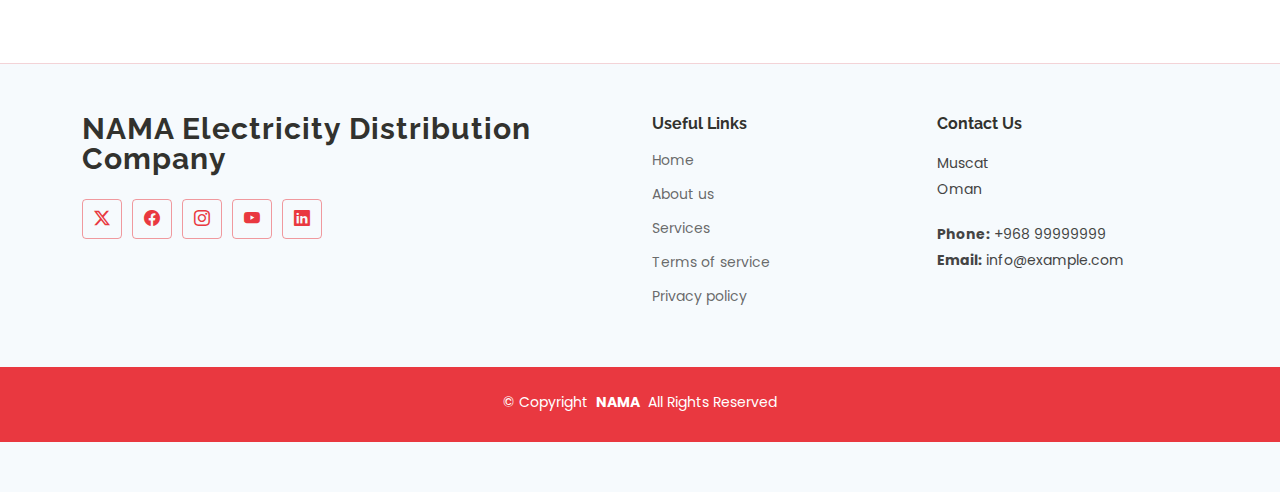
<file: sponsor-change.html>
<!DOCTYPE html>
<html lang="en">

<head>
  <meta charset="utf-8">
  <meta content="width=device-width, initial-scale=1.0" name="viewport">
  <title>New License Application - NAMA</title>
  <meta name="description" content="">
  <meta name="keywords" content="">

  <!-- Favicons -->
  <link href="assets/img/favicon.ico" rel="icon">
  <link href="assets/img/apple-touch-icon.png" rel="apple-touch-icon">

  <!-- Fonts -->
  <link href="https://fonts.googleapis.com" rel="preconnect">
  <link href="https://fonts.gstatic.com" rel="preconnect" crossorigin>
  <link href="https://fonts.googleapis.com/css2?family=Roboto:ital,wght@0,100;0,300;0,400;0,500;0,700;0,900;1,100;1,300;1,400;1,500;1,700;1,900&family=Poppins:ital,wght@0,100;0,200;0,300;0,400;0,500;0,600;0,700;0,800;0,900;1,100;1,200;1,300;1,400;1,500;1,600;1,700;1,800;1,900&family=Raleway:ital,wght@0,100;0,200;0,300;0,400;0,500;0,600;0,700;0,800;0,900;1,100;1,200;1,300;1,400;1,500;1,600;1,700;1,800;1,900&display=swap" rel="stylesheet">

  <!-- Vendor CSS Files -->
  <link href="assets/vendor/bootstrap/css/bootstrap.min.css" rel="stylesheet">
  <link href="assets/vendor/bootstrap-icons/bootstrap-icons.css" rel="stylesheet">
  <link href="assets/vendor/aos/aos.css" rel="stylesheet">
  <link href="assets/vendor/glightbox/css/glightbox.min.css" rel="stylesheet">
  <link href="assets/vendor/swiper/swiper-bundle.min.css" rel="stylesheet">

  <!-- Main CSS File -->
  <link href="assets/css/main.css" rel="stylesheet">

  <!-- =======================================================
  * Template Name: NAMA
  * Template URL: https://bootstrapmade.com/NAMA-multipurpose-bootstrap-template/
  * Updated: Aug 07 2024 with Bootstrap v5.3.3
  * Author: BootstrapMade.com
  * License: https://bootstrapmade.com/license/
  ======================================================== -->
</head>

<body class="starter-page-page">

  <header id="header" class="header d-flex align-items-center sticky-top">
    <div class="container-fluid container-xl position-relative d-flex align-items-center">

      <a href="index.html" class="logo d-flex align-items-center me-auto">
        <!-- Uncomment the line below if you also wish to use an image logo -->
        <img src="assets/img/nama-logo.png" alt=""> 
        <!-- <h1 class="sitename">NAMA</h1>-->
      </a>

      <nav id="navmenu" class="navmenu">
        <ul>
          <li><a href="#hero" class="active">Home<br></a></li>
          <li><a href="#serve">Services</a></li>
          <!--<li class="dropdown"><a href="#"><span>Dropdown</span> <i class="bi bi-chevron-down toggle-dropdown"></i></a>
            <ul>
              <li><a href="#">Dropdown 1</a></li>
              <li class="dropdown"><a href="#"><span>Deep Dropdown</span> <i class="bi bi-chevron-down toggle-dropdown"></i></a>
                <ul>
                  <li><a href="#">Deep Dropdown 1</a></li>
                  <li><a href="#">Deep Dropdown 2</a></li>
                  <li><a href="#">Deep Dropdown 3</a></li>
                  <li><a href="#">Deep Dropdown 4</a></li>
                  <li><a href="#">Deep Dropdown 5</a></li>
                </ul>
              </li>
              <li><a href="#">Dropdown 2</a></li>
              <li><a href="#">Dropdown 3</a></li>
              <li><a href="#">Dropdown 4</a></li>
            </ul>
          </li>-->
          <li><a href="#contact">Contact</a></li>
        </ul>
        <i class="mobile-nav-toggle d-xl-none bi bi-list"></i>
      </nav>

      <a class="btn-getstarted" href="login.html">Login/Signup</a>

    </div>
  </header>

  <main class="main">

    
    <!-- Page Title -->
    <div class="page-title accent-background">
        <div class="container">
          <h1>Sponsor Change Request</h1>
          <nav class="breadcrumbs">
            <ol>
              <li><a href="index.html">Home</a></li>
              <li class="current">Sponsor Change Request</li>
            </ol>
          </nav>
        </div>
      </div><!-- End Page Title -->
  
      <!-- Sponsor Change Request Form -->
      <section id="sponsor-change" class="contact section license-application section">
          <div class="container" data-aos="fade-up">
            
            <!-- Application Progress -->
            <div class="flowchart-container">
              <h2>Change Process</h2>
              <div class="flowchart">
                
                <div class="step active"><i class="bi bi-file-text"></i> Submit Request</div>
                <div class="connector"></div>
  
                <div class="step"><i class="bi bi-credit-card"></i> Pay Processing Fee</div>
                <div class="connector"></div>
  
                <div class="step"><i class="bi bi-check-circle"></i> Admin Review</div>
                <div class="connector"></div>
  
                <div class="step"><i class="bi bi-patch-check"></i> Approval/Rejection</div>
  
              </div>
            </div>
          
            <script>
              function updateProgress(currentStep) {
                let steps = document.querySelectorAll(".step");
                steps.forEach((step, index) => {
                  if (index < currentStep) {
                    step.classList.add("active");
                  } else {
                    step.classList.remove("active");
                  }
                });
              }
  
              setTimeout(() => updateProgress(2), 3000);
            </script>
  
            <!-- Form -->
            <div class="row justify-content-center">
              <div class="col-lg-8">
                  <form action="forms/sponsor-change.php" method="post" class="php-email-form" data-aos="fade-up" data-aos-delay="200">
                    <div class="row gy-4">
                
                      <!-- Personal Information -->
                      <div class="col-md-12">
                        <input type="text" name="full_name" class="form-control" placeholder="Full Name" required="">
                      </div>
                
                      <div class="col-md-6">
                        <input type="text" name="id_number" class="form-control" placeholder="ID Number" required="">
                      </div>
  
                      <div class="col-md-6">
                        <input type="text" name="contact_number" class="form-control" placeholder="Update Contact Number" required="">
                      </div>
  
                      <!-- Sponsor Details -->
                      <div class="col-md-6">
                        <input type="text" name="current_sponsor" class="form-control" placeholder="Current Sponsor" required="">
                      </div>
  
                      <div class="col-md-6">
                        <input type="text" name="new_sponsor" class="form-control" placeholder="New Sponsor" required="">
                      </div>
                
                      <!-- Document Upload -->
                      <div class="col-md-6">
                        <label for="id-proof">Upload ID Proof</label>
                        <input type="file" id="id-proof" name="id_proof" class="form-control" required="">
                      </div>
  
                      <div class="col-md-6">
                        <label for="old-license">Upload Old License Copy</label>
                        <input type="file" id="old-license" name="old_license" class="form-control" required="">
                      </div>
  
                      <div class="col-md-6">
                        <label for="noc">Upload No Objection Letter</label>
                        <input type="file" id="noc" name="noc" class="form-control" required="">
                      </div>
                
                      <!-- Payment Section -->
                      <div class="col-md-12">
                        <h4>Payment Details</h4>
                        <p>Processing Fee: <strong>OMR 20</strong></p>
                        <select name="payment_method" class="form-control" required="">
                          <option value="" disabled selected>Select Payment Method</option>
                          <option value="credit_card">Credit Card</option>
                          <option value="bank_transfer">Bank Transfer</option>
                        </select>
                      </div>
  
                      <!-- Form Submission -->
                      <div class="col-md-12 text-center">
                        <div class="loading">Loading</div>
                        <div class="error-message"></div>
                        <div class="sent-message">Your request has been submitted. Thank you!</div>
                
                        <button type="submit" onclick="handleSubmit()">Submit Request</button>
                      </div>
                
                    </div>
                  </form>
              </div>
            </div>
    
          </div>
      </section><!-- /Sponsor Change Request Section -->

  </main>

  <footer id="footer" class="footer light-background">

    <div class="container footer-top">
      <div class="row gy-4">
        <div class="col-lg-6 col-md-12 footer-about">
          <a href="index.html" class="logo d-flex align-items-center">
            <span class="sitename">NAMA Electricity Distribution Company</span>
          </a>
          <p></p>
          <div class="social-links d-flex mt-4">
            <a href="https://x.com/NamaDistribut"><i class="bi bi-twitter-x"></i></a>
            <a href="https://www.facebook.com/NamaDistribut"><i class="bi bi-facebook"></i></a>
            <a href="https://www.instagram.com/namadistribut/"><i class="bi bi-instagram"></i></a>
            <a href="https://www.youtube.com/@NamaDistribut"><i class="bi bi-youtube"></i></a>
            <a href="https://www.linkedin.com/company/1843202/admin/feed/posts/"><i class="bi bi-linkedin"></i></a>
          </div>
        </div>

        <div class="col-lg-3 col-12 footer-links">
          <h4>Useful Links</h4>
          <ul>
            <li><a href="#">Home</a></li>
            <li><a href="#">About us</a></li>
            <li><a href="#">Services</a></li>
            <li><a href="#">Terms of service</a></li>
            <li><a href="#">Privacy policy</a></li>
          </ul>
        </div>


        <div class="col-lg-3 col-md-12 footer-contact text-center text-md-start">
          <h4>Contact Us</h4>
          <p>Muscat</p>
          <p>Oman</p>
          <p></p>
          <p class="mt-4"><strong>Phone:</strong> <span>+968 99999999</span></p>
          <p><strong>Email:</strong> <span>info@example.com</span></p>
        </div>

      </div>
    </div>

    <div class="copyright text-center mt-4">
      <p>© <span>Copyright</span> <strong class="px-1 sitename">NAMA</strong> <span>All Rights Reserved</span></p>
      <div class="credits">
        <!-- All the links in the footer should remain intact. -->
        <!-- You can delete the links only if you've purchased the pro version. -->
        <!-- Licensing information: https://bootstrapmade.com/license/ -->
        <!-- Purchase the pro version with working PHP/AJAX contact form: [buy-url] -->
      </div>
    </div>

  </footer>

  <!-- Scroll Top -->
  <a href="#" id="scroll-top" class="scroll-top d-flex align-items-center justify-content-center"><i class="bi bi-arrow-up-short"></i></a>

  <!-- Preloader -->
  <div id="preloader"></div>

  <!-- Vendor JS Files -->
  <script src="assets/vendor/bootstrap/js/bootstrap.bundle.min.js"></script>
  <script src="assets/vendor/php-email-form/validate.js"></script>
  <script src="assets/vendor/aos/aos.js"></script>
  <script src="assets/vendor/purecounter/purecounter_vanilla.js"></script>
  <script src="assets/vendor/glightbox/js/glightbox.min.js"></script>
  <script src="assets/vendor/swiper/swiper-bundle.min.js"></script>
  <script src="assets/vendor/imagesloaded/imagesloaded.pkgd.min.js"></script>
  <script src="assets/vendor/isotope-layout/isotope.pkgd.min.js"></script>

  <!-- Main JS File -->
  <script src="assets/js/main.js"></script>

</body>

</html>
</file>
<file: assets/css/main.css>
/**
* Template Name: NAMA
* Template URL: https://bootstrapmade.com/NAMA-multipurpose-bootstrap-template/
* Updated: Aug 07 2024 with Bootstrap v5.3.3
* Author: BootstrapMade.com
* License: https://bootstrapmade.com/license/
*/

/*--------------------------------------------------------------
# Font & Color Variables
# Help: https://bootstrapmade.com/color-system/
--------------------------------------------------------------*/
/* Fonts */
:root {
  --default-font: "Poppins",  system-ui, -apple-system, "Segoe UI", Roboto, "Helvetica Neue", Arial, "Noto Sans", "Liberation Sans", sans-serif, "Apple Color Emoji", "Segoe UI Emoji", "Segoe UI Symbol", "Noto Color Emoji";
  --heading-font: "Raleway",  sans-serif;
  --nav-font: "Poppins",  sans-serif;
}

/* Global Colors - The following color variables are used throughout the website. Updating them here will change the color scheme of the entire website */
:root { 
  --background-color: #ffffff; /* Background color for the entire website, including individual sections */
  --default-color: #444444; /* Default color used for the majority of the text content across the entire website */
  --heading-color: #32322e; /* Color for headings, subheadings and title throughout the website */
  --accent-color: #e93840; /* Accent color that represents your brand on the website. It's used for buttons, links, and other elements that need to stand out */
  --surface-color: #ffffff; /* The surface color is used as a background of boxed elements within sections, such as cards, icon boxes, or other elements that require a visual separation from the global background. */
  --contrast-color: #ffffff; /* Contrast color for text, ensuring readability against backgrounds of accent, heading, or default colors. */
}

/* Nav Menu Colors - The following color variables are used specifically for the navigation menu. They are separate from the global colors to allow for more customization options */
:root {
  --nav-color: #32322e;  /* The default color of the main navmenu links */
  --nav-hover-color: #e93840; /* Applied to main navmenu links when they are hovered over or active */
  --nav-mobile-background-color: #ffffff; /* Used as the background color for mobile navigation menu */
  --nav-dropdown-background-color: #ffffff; /* Used as the background color for dropdown items that appear when hovering over primary navigation items */
  --nav-dropdown-color: #32322e; /* Used for navigation links of the dropdown items in the navigation menu. */
  --nav-dropdown-hover-color: #e93840; /* Similar to --nav-hover-color, this color is applied to dropdown navigation links when they are hovered over. */
}

/* Color Presets - These classes override global colors when applied to any section or element, providing reuse of the sam color scheme. */

.light-background {
  --background-color: #f6fafd;
  --surface-color: #ffffff;
}

.dark-background {
  --background-color: #060606;
  --default-color: #ffffff;
  --heading-color: #ffffff;
  --surface-color: #252525;
  --contrast-color: #ffffff;
}

.accent-background {
  --background-color: #e93840;
  --default-color: #ffffff;
  --heading-color: #ffffff;
  --accent-color: #ffffff;
  --surface-color: #469fdf;
  --contrast-color: #ffffff;
}

/* Smooth scroll */
:root {
  scroll-behavior: smooth;
}

/*--------------------------------------------------------------
# General Styling & Shared Classes
--------------------------------------------------------------*/
body {
  color: var(--default-color);
  background-color: var(--background-color);
  font-family: var(--default-font);
}

a {
  color: var(--accent-color);
  text-decoration: none;
  transition: 0.3s;
}

a:hover {
  color: color-mix(in srgb, var(--accent-color), transparent 25%);
  text-decoration: none;
}

h1,
h2,
h3,
h4,
h5,
h6 {
  color: var(--heading-color);
  font-family: var(--heading-font);
}

/* Pulsating Play Button
------------------------------*/
.pulsating-play-btn {
  width: 94px;
  height: 94px;
  background: radial-gradient(var(--accent-color) 50%, color-mix(in srgb, var(--accent-color), transparent 75%) 52%);
  border-radius: 50%;
  display: block;
  position: relative;
  overflow: hidden;
}

.pulsating-play-btn:before {
  content: "";
  position: absolute;
  width: 120px;
  height: 120px;
  animation-delay: 0s;
  animation: pulsate-play-btn 2s;
  animation-direction: forwards;
  animation-iteration-count: infinite;
  animation-timing-function: steps;
  opacity: 1;
  border-radius: 50%;
  border: 5px solid color-mix(in srgb, var(--accent-color), transparent 30%);
  top: -15%;
  left: -15%;
  background: rgba(198, 16, 0, 0);
}

.pulsating-play-btn:after {
  content: "";
  position: absolute;
  left: 50%;
  top: 50%;
  transform: translateX(-40%) translateY(-50%);
  width: 0;
  height: 0;
  border-top: 10px solid transparent;
  border-bottom: 10px solid transparent;
  border-left: 15px solid #fff;
  z-index: 100;
  transition: all 400ms cubic-bezier(0.55, 0.055, 0.675, 0.19);
}

.pulsating-play-btn:hover:before {
  content: "";
  position: absolute;
  left: 50%;
  top: 50%;
  transform: translateX(-40%) translateY(-50%);
  width: 0;
  height: 0;
  border: none;
  border-top: 10px solid transparent;
  border-bottom: 10px solid transparent;
  border-left: 15px solid #fff;
  z-index: 200;
  animation: none;
  border-radius: 0;
}

.pulsating-play-btn:hover:after {
  border-left: 15px solid var(--accent-color);
  transform: scale(20);
}

@keyframes pulsate-play-btn {
  0% {
    transform: scale(0.6, 0.6);
    opacity: 1;
  }

  100% {
    transform: scale(1, 1);
    opacity: 0;
  }
}

/* PHP Email Form Messages
------------------------------*/
.php-email-form .error-message {
  display: none;
  background: #df1529;
  color: #ffffff;
  text-align: left;
  padding: 15px;
  margin-bottom: 24px;
  font-weight: 600;
}

.php-email-form .sent-message {
  display: none;
  color: #ffffff;
  background: #059652;
  text-align: center;
  padding: 15px;
  margin-bottom: 24px;
  font-weight: 600;
}

.php-email-form .loading {
  display: none;
  background: var(--surface-color);
  text-align: center;
  padding: 15px;
  margin-bottom: 24px;
}

.php-email-form .loading:before {
  content: "";
  display: inline-block;
  border-radius: 50%;
  width: 24px;
  height: 24px;
  margin: 0 10px -6px 0;
  border: 3px solid var(--accent-color);
  border-top-color: var(--surface-color);
  animation: php-email-form-loading 1s linear infinite;
}

@keyframes php-email-form-loading {
  0% {
    transform: rotate(0deg);
  }

  100% {
    transform: rotate(360deg);
  }
}

/*--------------------------------------------------------------
# Global Header
--------------------------------------------------------------*/
.header {
  color: var(--default-color);
  background-color: var(--background-color);
  padding: 20px 0;
  transition: all 0.5s;
  z-index: 997;
  border-bottom: 1px solid color-mix(in srgb, var(--accent-color), transparent 85%);
}

.header .logo {
  line-height: 1;
}

.header .logo img {
  max-height: 56px;
  margin-right: 8px;
}

.header .logo h1 {
  font-size: 30px;
  margin: 0;
  font-weight: 300;
  color: var(--heading-color);
}

.header .btn-getstarted,
.header .btn-getstarted:focus {
  color: var(--contrast-color);
  background: var(--accent-color);
  font-size: 14px;
  padding: 8px 25px;
  margin: 0 0 0 30px;
  border-radius: 4px;
  transition: 0.3s;
}

.header .btn-getstarted:hover,
.header .btn-getstarted:focus:hover {
  color: var(--contrast-color);
  background: color-mix(in srgb, var(--accent-color), transparent 15%);
}

@media (max-width: 1200px) {
  .header .logo {
    order: 1;
  }

  .header .btn-getstarted {
    order: 2;
    margin: 0 15px 0 0;
    padding: 6px 15px;
  }

  .header .navmenu {
    order: 3;
  }
}

.scrolled .header {
  border-color: var(--contrast-color);
  box-shadow: 0px 0 18px rgba(0, 0, 0, 0.1);
}

/*--------------------------------------------------------------
# Navigation Menu
--------------------------------------------------------------*/
/* Navmenu - Desktop */
@media (min-width: 1200px) {
  .navmenu {
    padding: 0;
  }

  .navmenu ul {
    margin: 0;
    padding: 0;
    display: flex;
    list-style: none;
    align-items: center;
  }

  .navmenu li {
    position: relative;
  }

  .navmenu a,
  .navmenu a:focus {
    color: var(--nav-color);
    padding: 18px 15px;
    font-size: 16px;
    font-family: var(--nav-font);
    font-weight: 400;
    display: flex;
    align-items: center;
    justify-content: space-between;
    white-space: nowrap;
    transition: 0.3s;
  }

  .navmenu a i,
  .navmenu a:focus i {
    font-size: 12px;
    line-height: 0;
    margin-left: 5px;
    transition: 0.3s;
  }

  .navmenu li:last-child a {
    padding-right: 0;
  }

  .navmenu li:hover>a,
  .navmenu .active,
  .navmenu .active:focus {
    color: var(--nav-hover-color);
  }

  .navmenu .dropdown ul {
    margin: 0;
    padding: 10px 0;
    background: var(--nav-dropdown-background-color);
    display: block;
    position: absolute;
    visibility: hidden;
    left: 14px;
    top: 130%;
    opacity: 0;
    transition: 0.3s;
    border-radius: 4px;
    z-index: 99;
    box-shadow: 0px 0px 30px rgba(0, 0, 0, 0.1);
  }

  .navmenu .dropdown ul li {
    min-width: 200px;
  }

  .navmenu .dropdown ul a {
    padding: 10px 20px;
    font-size: 15px;
    text-transform: none;
    color: var(--nav-dropdown-color);
  }

  .navmenu .dropdown ul a i {
    font-size: 12px;
  }

  .navmenu .dropdown ul a:hover,
  .navmenu .dropdown ul .active:hover,
  .navmenu .dropdown ul li:hover>a {
    color: var(--nav-dropdown-hover-color);
  }

  .navmenu .dropdown:hover>ul {
    opacity: 1;
    top: 100%;
    visibility: visible;
  }

  .navmenu .dropdown .dropdown ul {
    top: 0;
    left: -90%;
    visibility: hidden;
  }

  .navmenu .dropdown .dropdown:hover>ul {
    opacity: 1;
    top: 0;
    left: -100%;
    visibility: visible;
  }
}

/* Navmenu - Mobile */
@media (max-width: 1199px) {
  .mobile-nav-toggle {
    color: var(--nav-color);
    font-size: 28px;
    line-height: 0;
    margin-right: 10px;
    cursor: pointer;
    transition: color 0.3s;
  }

  .navmenu {
    padding: 0;
    z-index: 9997;
  }

  .navmenu ul {
    display: none;
    list-style: none;
    position: absolute;
    inset: 60px 20px 20px 20px;
    padding: 10px 0;
    margin: 0;
    border-radius: 6px;
    background-color: var(--nav-mobile-background-color);
    overflow-y: auto;
    transition: 0.3s;
    z-index: 9998;
    box-shadow: 0px 0px 30px rgba(0, 0, 0, 0.1);
  }

  .navmenu a,
  .navmenu a:focus {
    color: var(--nav-dropdown-color);
    padding: 10px 20px;
    font-family: var(--nav-font);
    font-size: 17px;
    font-weight: 500;
    display: flex;
    align-items: center;
    justify-content: space-between;
    white-space: nowrap;
    transition: 0.3s;
  }

  .navmenu a i,
  .navmenu a:focus i {
    font-size: 12px;
    line-height: 0;
    margin-left: 5px;
    width: 30px;
    height: 30px;
    display: flex;
    align-items: center;
    justify-content: center;
    border-radius: 50%;
    transition: 0.3s;
    background-color: color-mix(in srgb, var(--accent-color), transparent 90%);
  }

  .navmenu a i:hover,
  .navmenu a:focus i:hover {
    background-color: var(--accent-color);
    color: var(--contrast-color);
  }

  .navmenu a:hover,
  .navmenu .active,
  .navmenu .active:focus {
    color: var(--nav-dropdown-hover-color);
  }

  .navmenu .active i,
  .navmenu .active:focus i {
    background-color: var(--accent-color);
    color: var(--contrast-color);
    transform: rotate(180deg);
  }

  .navmenu .dropdown ul {
    position: static;
    display: none;
    z-index: 99;
    padding: 10px 0;
    margin: 10px 20px;
    background-color: var(--nav-dropdown-background-color);
    border: 1px solid color-mix(in srgb, var(--default-color), transparent 90%);
    box-shadow: none;
    transition: all 0.5s ease-in-out;
  }

  .navmenu .dropdown ul ul {
    background-color: rgba(33, 37, 41, 0.1);
  }

  .navmenu .dropdown>.dropdown-active {
    display: block;
    background-color: rgba(33, 37, 41, 0.03);
  }

  .mobile-nav-active {
    overflow: hidden;
  }

  .mobile-nav-active .mobile-nav-toggle {
    color: #fff;
    position: absolute;
    font-size: 32px;
    top: 15px;
    right: 15px;
    margin-right: 0;
    z-index: 9999;
  }

  .mobile-nav-active .navmenu {
    position: fixed;
    overflow: hidden;
    inset: 0;
    background: rgba(33, 37, 41, 0.8);
    transition: 0.3s;
  }

  .mobile-nav-active .navmenu>ul {
    display: block;
  }
}

/*--------------------------------------------------------------
# Global Footer
--------------------------------------------------------------*/
.footer {
  color: var(--default-color);
  background-color: var(--background-color);
  border-top: 1px solid color-mix(in srgb, var(--accent-color), transparent 80%);
  font-size: 14px;
  padding-bottom: 50px;
  position: relative;
  width: 100%;
}

.footer .footer-top {
  padding-top: 50px;
}

.footer .footer-about .logo {
  line-height: 1;
  margin-bottom: 25px;
}

.footer .footer-about .logo img {
  max-height: 40px;
  margin-right: 6px;
}

.footer .footer-about .logo span {
  color: var(--heading-color);
  font-size: 30px;
  font-weight: 700;
  letter-spacing: 1px;
  font-family: var(--heading-font);
}

.footer .footer-about p {
  font-size: 14px;
  font-family: var(--heading-font);
}

.footer .social-links a {
  display: flex;
  align-items: center;
  justify-content: center;
  width: 40px;
  height: 40px;
  border-radius: 4px;
  border: 1px solid color-mix(in srgb, var(--accent-color), transparent 50%);
  font-size: 16px;
  color: var(--accent-color);
  margin-right: 10px;
  transition: 0.3s;
}

.footer .social-links a:hover {
  background-color: var(--accent-color);
  color: var(--contrast-color);
  border-color: var(--accent-color);
}

.footer h4 {
  font-size: 16px;
  font-weight: bold;
  position: relative;
  padding-bottom: 12px;
}

.footer .footer-links {
  margin-bottom: 30px;
}

.footer .footer-links ul {
  list-style: none;
  padding: 0;
  margin: 0;
}

.footer .footer-links ul i {
  padding-right: 2px;
  font-size: 12px;
  line-height: 0;
}

.footer .footer-links ul li {
  padding: 10px 0;
  display: flex;
  align-items: center;
}

.footer .footer-links ul li:first-child {
  padding-top: 0;
}

.footer .footer-links ul a {
  color: color-mix(in srgb, var(--default-color), transparent 20%);
  display: inline-block;
  line-height: 1;
}

.footer .footer-links ul a:hover {
  color: var(--accent-color);
}

.footer .footer-contact p {
  margin-bottom: 5px;
}

.footer .copyright {
  padding-top: 25px;
  padding-bottom: 25px;
  background-color: var(--accent-color);
  color: var(--contrast-color);
}

.footer .copyright p {
  margin-bottom: 0;
}

.footer .credits {
  margin-top: 4px;
  font-size: 13px;
}

.footer .credits a {
  color: color-mix(in srgb, var(--contrast-color), transparent 30%);
}

/*--------------------------------------------------------------
# Preloader
--------------------------------------------------------------*/
#preloader {
  position: fixed;
  inset: 0;
  z-index: 999999;
  overflow: hidden;
  background: var(--background-color);
  transition: all 0.6s ease-out;
}

#preloader:before {
  content: "";
  position: fixed;
  top: calc(50% - 30px);
  left: calc(50% - 30px);
  border: 6px solid #ffffff;
  border-color: var(--accent-color) transparent var(--accent-color) transparent;
  border-radius: 50%;
  width: 60px;
  height: 60px;
  animation: animate-preloader 1.5s linear infinite;
}

@keyframes animate-preloader {
  0% {
    transform: rotate(0deg);
  }

  100% {
    transform: rotate(360deg);
  }
}

/*--------------------------------------------------------------
# Scroll Top Button
--------------------------------------------------------------*/
.scroll-top {
  position: fixed;
  visibility: hidden;
  opacity: 0;
  right: 15px;
  bottom: 15px;
  z-index: 99999;
  background-color: var(--accent-color);
  width: 40px;
  height: 40px;
  border-radius: 4px;
  transition: all 0.4s;
}

.scroll-top i {
  font-size: 24px;
  color: var(--contrast-color);
  line-height: 0;
}

.scroll-top:hover {
  background-color: color-mix(in srgb, var(--accent-color), transparent 20%);
  color: var(--contrast-color);
}

.scroll-top.active {
  visibility: visible;
  opacity: 1;
}

/*--------------------------------------------------------------
# Disable aos animation delay on mobile devices
--------------------------------------------------------------*/
@media screen and (max-width: 768px) {
  [data-aos-delay] {
    transition-delay: 0 !important;
  }
}

/*--------------------------------------------------------------
# Global Page Titles & Breadcrumbs
--------------------------------------------------------------*/
.page-title {
  color: var(--default-color);
  background-color: var(--background-color);
  padding: 120px 0;
  text-align: center;
  position: relative;
}

.page-title h1 {
  font-size: 42px;
  font-weight: 700;
  margin-bottom: 10px;
}

.page-title .breadcrumbs ol {
  display: flex;
  flex-wrap: wrap;
  list-style: none;
  justify-content: center;
  padding: 0;
  margin: 0;
  font-size: 16px;
  font-weight: 400;
}

.page-title .breadcrumbs ol a {
  color: color-mix(in srgb, var(--default-color), transparent 20%);
}

.page-title .breadcrumbs ol li+li {
  padding-left: 10px;
}

.page-title .breadcrumbs ol li+li::before {
  content: "/";
  display: inline-block;
  padding-right: 10px;
  color: color-mix(in srgb, var(--default-color), transparent 70%);
}

/*--------------------------------------------------------------
# Global Sections
--------------------------------------------------------------*/
section,
.section {
  color: var(--default-color);
  background-color: var(--background-color);
  padding: 60px 0;
  scroll-margin-top: 100px;
  overflow: clip;
}

@media (max-width: 1199px) {

  section,
  .section {
    scroll-margin-top: 76px;
  }
}

/*--------------------------------------------------------------
# Global Section Titles
--------------------------------------------------------------*/
.section-title {
  text-align: center;
  padding-bottom: 60px;
  position: relative;
}

.section-title h2 {
  font-size: 32px;
  font-weight: 700;
  margin-bottom: 15px;
  text-transform: uppercase;
}

.section-title p {
  margin-bottom: 0;
}

/*--------------------------------------------------------------
# Hero Section
--------------------------------------------------------------*/
.hero {
  width: 100%;
  min-height: calc(100vh - 100px);
  position: relative;
  display: flex;
  align-items: center;
  justify-content: center;
  padding: 120px 0 60px 0;
  overflow: hidden;
}

.hero:before {
  content: "";
  background: color-mix(in srgb, var(--background-color), transparent 30%);
  position: absolute;
  inset: 0;
  z-index: 2;
}

.hero img {
  position: absolute;
  inset: 0;
  display: block;
  width: 100%;
  height: 100%;
  object-fit: cover;
  z-index: 1;
}

.hero .container {
  position: relative;
  z-index: 3;
}

.hero h1 {
  margin: 0;
  font-size: 56px;
  font-weight: 700;
  line-height: 72px;
}

.hero p {
  margin: 10px 0 0 0;
  font-size: 22px;
  color: color-mix(in srgb, var(--default-color), transparent 30%);
}

@media (max-width: 992px) {
  .hero h1 {
    font-size: 28px;
    line-height: 36px;
  }

  .hero p {
    font-size: 18px;
    line-height: 24px;
  }
}

.hero .btn-get-started {
  color: var(--contrast-color);
  background: var(--accent-color);
  font-weight: 600;
  font-size: 16px;
  letter-spacing: 0.5px;
  display: inline-block;
  padding: 14px 50px;
  border-radius: 5px;
  transition: 0.5s;
  margin-top: 30px;
}

.hero .btn-get-started:hover {
  background: color-mix(in srgb, var(--accent-color), transparent 15%);
}

.hero .icon-box {
  background-color: var(--surface-color);
  padding: 50px 30px;
  position: relative;
  overflow: hidden;
  box-shadow: 0 0 29px 0 rgba(0, 0, 0, 0.1);
  transition: all 0.3s ease-in-out;
  border-radius: 8px;
  z-index: 1;
  height: 100%;
  width: 100%;
}

.hero .icon-box .title {
  font-weight: 700;
  margin-bottom: 15px;
  font-size: 18px;
}

.hero .icon-box .title a {
  color: var(--heading-color);
  transition: 0.3s;
}

.hero .icon-box .description {
  font-size: 15px;
  margin-bottom: 0;
  color: color-mix(in srgb, var(--default-color), transparent 40%);
}

.hero .icon-box .icon {
  margin-bottom: 20px;
  padding-top: 10px;
  display: inline-block;
  transition: all 0.3s ease-in-out;
  font-size: 36px;
  line-height: 1;
  color: var(--accent-color);
}

@media (min-width: 640px) {
  .hero .icon-box:hover {
    transform: scale(1.08);
  }

  .hero .icon-box:hover .title a {
    color: var(--accent-color);
  }
}

/*--------------------------------------------------------------
# About Section
--------------------------------------------------------------*/
.about ul {
  list-style: none;
  padding: 0;
}

.about ul li {
  padding-bottom: 5px;
  display: flex;
  align-items: center;
}

.about ul i {
  font-size: 20px;
  padding-right: 4px;
  color: var(--accent-color);
}

.about .read-more {
  background: var(--accent-color);
  color: var(--contrast-color);
  font-family: var(--heading-font);
  font-weight: 500;
  font-size: 16px;
  letter-spacing: 1px;
  padding: 10px 28px;
  border-radius: 5px;
  transition: 0.3s;
  display: inline-flex;
  align-items: center;
  justify-content: center;
}

.about .read-more i {
  font-size: 18px;
  margin-left: 5px;
  line-height: 0;
  transition: 0.3s;
}

.about .read-more:hover {
  background: color-mix(in srgb, var(--accent-color), transparent 20%);
}

.about .read-more:hover i {
  transform: translate(5px, 0);
}

/*--------------------------------------------------------------
# Stats Section
--------------------------------------------------------------*/
.stats {
  padding: 30px 0;
}

.stats .stats-item {
  padding: 30px;
  width: 100%;
}

.stats .stats-item span {
  font-size: 48px;
  display: block;
  color: var(--accent-color);
  font-weight: 700;
}

.stats .stats-item p {
  color: color-mix(in srgb, var(--default-color), transparent 40%);
  padding: 0;
  margin: 0;
  font-family: var(--heading-font);
  font-size: 15px;
  font-weight: 600;
}

/*--------------------------------------------------------------
# About Alt Section
--------------------------------------------------------------*/
.about-alt .content h3 {
  font-size: 1.75rem;
  font-weight: 700;
}

.about-alt .content ul {
  list-style: none;
  padding: 0;
}

.about-alt .content ul li {
  padding: 10px 0 0 0;
  display: flex;
}

.about-alt .content ul i {
  color: var(--accent-color);
  margin-right: 0.5rem;
  line-height: 1.2;
  font-size: 1.25rem;
}

.about-alt .content p:last-child {
  margin-bottom: 0;
}

.about-alt .pulsating-play-btn {
  position: absolute;
  left: calc(50% - 47px);
  top: calc(50% - 47px);
}

/*--------------------------------------------------------------
# Clients Section
--------------------------------------------------------------*/
.clients {
  padding: 20px 0;
}

.clients .client-logo {
  display: flex;
  justify-content: center;
  align-items: center;
  overflow: hidden;
}

.clients .client-logo img {
  padding: 20px 40px;
  max-width: 90%;
  transition: 0.3s;
  opacity: 0.5;
  filter: grayscale(100);
}

.clients .client-logo img:hover {
  filter: none;
  opacity: 1;
  transform: scale(1.1);
}

@media (max-width: 640px) {
  .clients .client-logo img {
    padding: 20px;
  }
}

/*--------------------------------------------------------------
# Testimonials Section
--------------------------------------------------------------*/
.testimonials .testimonials-carousel,
.testimonials .testimonials-slider {
  overflow: hidden;
}

.testimonials .testimonial-item {
  box-sizing: content-box;
  min-height: 320px;
}

.testimonials .testimonial-item .testimonial-img {
  width: 90px;
  border-radius: 50%;
  margin: -40px 0 0 40px;
  position: relative;
  z-index: 2;
  border: 6px solid var(--background-color);
}

.testimonials .testimonial-item h3 {
  font-size: 18px;
  font-weight: bold;
  margin: 10px 0 5px 45px;
}

.testimonials .testimonial-item h4 {
  font-size: 14px;
  color: color-mix(in srgb, var(--default-color), transparent 20%);
  margin: 0 0 0 45px;
}

.testimonials .testimonial-item .quote-icon-left,
.testimonials .testimonial-item .quote-icon-right {
  color: color-mix(in srgb, var(--accent-color), transparent 50%);
  font-size: 26px;
  line-height: 0;
}

.testimonials .testimonial-item .quote-icon-left {
  display: inline-block;
  left: -5px;
  position: relative;
}

.testimonials .testimonial-item .quote-icon-right {
  display: inline-block;
  right: -5px;
  position: relative;
  top: 10px;
  transform: scale(-1, -1);
}

.testimonials .testimonial-item p {
  font-style: normal;
  margin: 0 15px 0 15px;
  padding: 20px 20px 60px 20px;
  background: color-mix(in srgb, var(--default-color), transparent 97%);
  position: relative;
  border-radius: 6px;
  position: relative;
  z-index: 1;
}

.testimonials .swiper-wrapper {
  height: auto;
}

.testimonials .swiper-pagination {
  margin-top: 20px;
  position: relative;
}

.testimonials .swiper-pagination .swiper-pagination-bullet {
  width: 12px;
  height: 12px;
  background-color: var(--background-color);
  opacity: 1;
  border: 1px solid var(--accent-color);
}

.testimonials .swiper-pagination .swiper-pagination-bullet-active {
  background-color: var(--accent-color);
}

/*--------------------------------------------------------------
# Services Section
--------------------------------------------------------------*/
.services .service-item {
  background-color: var(--surface-color);
  box-shadow: 0px 5px 90px 0px rgba(0, 0, 0, 0.1);
  height: 100%;
  padding: 60px 30px;
  text-align: center;
  transition: 0.3s;
  border-radius: 5px;
}

.services .service-item .icon {
  margin: 0 auto;
  width: 100px;
  height: 100px;
  display: flex;
  align-items: center;
  justify-content: center;
  transition: ease-in-out 0.3s;
  position: relative;
}

.services .service-item .icon i {
  font-size: 36px;
  transition: 0.5s;
  position: relative;
}

.services .service-item .icon svg {
  position: absolute;
  top: 0;
  left: 0;
}

.services .service-item .icon svg path {
  transition: 0.5s;
  fill: color-mix(in srgb, var(--default-color), transparent 95%);
}

.services .service-item h3 {
  font-weight: 700;
  margin: 10px 0 15px 0;
  font-size: 22px;
}

.services .service-item p {
  line-height: 24px;
  font-size: 14px;
  margin-bottom: 0;
}

.services .service-item:hover {
  box-shadow: 0px 5px 35px 0px rgba(0, 0, 0, 0.1);
}

.services .service-item.item-cyan i {
  color: #0dcaf0;
}

.services .service-item.item-cyan:hover .icon i {
  color: #fff;
}

.services .service-item.item-cyan:hover .icon path {
  fill: #0dcaf0;
}

.services .service-item.item-orange i {
  color: #fd7e14;
}

.services .service-item.item-orange:hover .icon i {
  color: #fff;
}

.services .service-item.item-orange:hover .icon path {
  fill: #fd7e14;
}

.services .service-item.item-teal i {
  color: #20c997;
}

.services .service-item.item-teal:hover .icon i {
  color: #fff;
}

.services .service-item.item-teal:hover .icon path {
  fill: #20c997;
}

.services .service-item.item-red i {
  color: #df1529;
}

.services .service-item.item-red:hover .icon i {
  color: #fff;
}

.services .service-item.item-red:hover .icon path {
  fill: #df1529;
}

.services .service-item.item-indigo i {
  color: #6610f2;
}

.services .service-item.item-indigo:hover .icon i {
  color: #fff;
}

.services .service-item.item-indigo:hover .icon path {
  fill: #6610f2;
}

.services .service-item.item-pink i {
  color: #f3268c;
}

.services .service-item.item-pink:hover .icon i {
  color: #fff;
}

.services .service-item.item-pink:hover .icon path {
  fill: #f3268c;
}

/*--------------------------------------------------------------
# Call To Action Section
--------------------------------------------------------------*/
.call-to-action {
  padding: 80px 0;
  position: relative;
  clip-path: inset(0);
}

.call-to-action h3 {
  font-size: 28px;
  font-weight: 700;
  color: var(--default-color);
}

.call-to-action p {
  color: var(--default-color);
}

.call-to-action .cta-btn {
  font-family: var(--heading-font);
  font-weight: 500;
  font-size: 16px;
  letter-spacing: 1px;
  display: inline-block;
  padding: 12px 40px;
  border-radius: 5px;
  transition: 0.5s;
  margin: 10px;
  border: 2px solid var(--contrast-color);
  color: var(--contrast-color);
}

.call-to-action .cta-btn:hover {
  background: var(--surface-color);
  color: var(--accent-color);
}

/*--------------------------------------------------------------
# Portfolio Section
--------------------------------------------------------------*/
.portfolio .portfolio-filters {
  padding: 0;
  margin: 0 auto 20px auto;
  list-style: none;
  text-align: center;
}

.portfolio .portfolio-filters li {
  cursor: pointer;
  display: inline-block;
  padding: 8px 20px 10px 20px;
  margin: 0;
  font-size: 15px;
  font-weight: 600;
  line-height: 1;
  margin-bottom: 5px;
  border-radius: 50px;
  transition: all 0.3s ease-in-out;
  font-family: var(--heading-font);
}

.portfolio .portfolio-filters li:hover,
.portfolio .portfolio-filters li.filter-active {
  color: var(--accent-color);
}

.portfolio .portfolio-filters li:first-child {
  margin-left: 0;
}

.portfolio .portfolio-filters li:last-child {
  margin-right: 0;
}

@media (max-width: 575px) {
  .portfolio .portfolio-filters li {
    font-size: 14px;
    margin: 0 0 10px 0;
  }
}

.portfolio .portfolio-item {
  position: relative;
  overflow: hidden;
}

.portfolio .portfolio-item .portfolio-info {
  opacity: 0;
  position: absolute;
  left: 12px;
  right: 12px;
  bottom: -100%;
  z-index: 3;
  transition: all ease-in-out 0.5s;
  background: color-mix(in srgb, var(--background-color), transparent 10%);
  padding: 15px;
}

.portfolio .portfolio-item .portfolio-info h4 {
  font-size: 18px;
  font-weight: 600;
  padding-right: 50px;
}

.portfolio .portfolio-item .portfolio-info p {
  color: color-mix(in srgb, var(--default-color), transparent 30%);
  font-size: 14px;
  margin-bottom: 0;
  padding-right: 50px;
}

.portfolio .portfolio-item .portfolio-info .preview-link,
.portfolio .portfolio-item .portfolio-info .details-link {
  position: absolute;
  right: 50px;
  font-size: 24px;
  top: calc(50% - 14px);
  color: color-mix(in srgb, var(--default-color), transparent 30%);
  transition: 0.3s;
  line-height: 0;
}

.portfolio .portfolio-item .portfolio-info .preview-link:hover,
.portfolio .portfolio-item .portfolio-info .details-link:hover {
  color: var(--accent-color);
}

.portfolio .portfolio-item .portfolio-info .details-link {
  right: 14px;
  font-size: 28px;
}

.portfolio .portfolio-item:hover .portfolio-info {
  opacity: 1;
  bottom: 0;
}

/*--------------------------------------------------------------
# Team Section
--------------------------------------------------------------*/
.team .team-member {
  background-color: var(--surface-color);
  overflow: hidden;
  border-radius: 5px;
  box-shadow: 0px 0 10px rgba(0, 0, 0, 0.1);
  height: 100%;
}

.team .team-member .member-img {
  position: relative;
  overflow: hidden;
}

.team .team-member .social {
  position: absolute;
  left: 0;
  bottom: 30px;
  right: 0;
  opacity: 0;
  transition: ease-in-out 0.3s;
  text-align: center;
}

.team .team-member .social a {
  background: color-mix(in srgb, var(--contrast-color), transparent 25%);
  color: color-mix(in srgb, var(--default-color), transparent 20%);
  margin: 0 3px;
  border-radius: 4px;
  width: 36px;
  height: 36px;
  transition: ease-in-out 0.3s;
  display: inline-flex;
  justify-content: center;
  align-items: center;
}

.team .team-member .social a:hover {
  color: var(--contrast-color);
  background: var(--accent-color);
}

.team .team-member .social i {
  font-size: 18px;
  line-height: 0;
}

.team .team-member .member-info {
  padding: 25px 15px;
}

.team .team-member .member-info h4 {
  font-weight: 700;
  margin-bottom: 5px;
  font-size: 18px;
}

.team .team-member .member-info span {
  display: block;
  font-size: 13px;
  font-weight: 400;
  color: color-mix(in srgb, var(--default-color), transparent 40%);
}

.team .team-member:hover .social {
  opacity: 1;
  bottom: 15px;
}

/*--------------------------------------------------------------
# Pricing Section
--------------------------------------------------------------*/
.pricing .pricing-item {
  background-color: var(--surface-color);
  padding: 60px 40px;
  box-shadow: 0 3px 20px -2px rgba(0, 0, 0, 0.1);
  height: 100%;
  position: relative;
}

.pricing h3 {
  font-weight: 600;
  margin-bottom: 15px;
  font-size: 20px;
}

.pricing h4 {
  font-size: 48px;
  color: var(--accent-color);
  font-family: var(--heading-font);
  font-weight: 400;
}

.pricing h4 sup {
  font-size: 28px;
}

.pricing h4 span {
  color: color-mix(in srgb, var(--default-color), transparent 60%);
  font-size: 18px;
}

.pricing ul {
  padding: 20px 0;
  list-style: none;
  color: color-mix(in srgb, var(--default-color), transparent 30%);
  text-align: left;
  line-height: 20px;
}

.pricing ul li {
  padding: 10px 0;
  display: flex;
  align-items: center;
}

.pricing ul i {
  color: #059652;
  font-size: 24px;
  padding-right: 3px;
}

.pricing ul .na {
  color: color-mix(in srgb, var(--default-color), transparent 60%);
}

.pricing ul .na i {
  color: color-mix(in srgb, var(--default-color), transparent 60%);
}

.pricing ul .na span {
  text-decoration: line-through;
}

.pricing .buy-btn {
  color: color-mix(in srgb, var(--default-color), transparent 40%);
  background-color: var(--background-color);
  display: inline-block;
  padding: 8px 35px 10px 35px;
  border-radius: 4px;
  border: 1px solid color-mix(in srgb, var(--default-color), transparent 60%);
  transition: none;
  font-size: 16px;
  font-weight: 500;
  font-family: var(--heading-font);
  transition: 0.3s;
}

.pricing .buy-btn:hover {
  background: var(--accent-color);
  border-color: var(--accent-color);
  color: var(--contrast-color);
}

.pricing .featured {
  z-index: 10;
}

.pricing .featured .pricing-item {
  background: var(--accent-color);
}

@media (min-width: 992px) {
  .pricing .featured .pricing-item {
    transform: scale(1.02, 1.1);
  }
}

.pricing .featured h3,
.pricing .featured h4,
.pricing .featured h4 span,
.pricing .featured ul,
.pricing .featured ul .na,
.pricing .featured ul i,
.pricing .featured ul .na i {
  color: var(--contrast-color);
}

.pricing .featured .buy-btn {
  background: var(--accent-color);
  color: var(--contrast-color);
  border-color: var(--contrast-color);
}

.pricing .featured .buy-btn:hover {
  background: color-mix(in srgb, var(--background-color), transparent 92%);
}

/*--------------------------------------------------------------
# Faq Section
--------------------------------------------------------------*/
.faq .faq-container .faq-item {
  background-color: var(--surface-color);
  position: relative;
  padding: 20px;
  margin-bottom: 15px;
  border: 1px solid color-mix(in srgb, var(--default-color), transparent 85%);
  border-radius: 5px;
  overflow: hidden;
}

.faq .faq-container .faq-item:last-child {
  margin-bottom: 0;
}

.faq .faq-container .faq-item h3 {
  font-weight: 600;
  font-size: 18px;
  line-height: 24px;
  margin: 0 30px 0 0;
  transition: 0.3s;
  cursor: pointer;
  display: flex;
  align-items: center;
}

.faq .faq-container .faq-item h3 .num {
  color: var(--accent-color);
  padding-right: 5px;
}

.faq .faq-container .faq-item h3:hover {
  color: var(--accent-color);
}

.faq .faq-container .faq-item .faq-content {
  display: grid;
  grid-template-rows: 0fr;
  transition: 0.3s ease-in-out;
  visibility: hidden;
  opacity: 0;
}

.faq .faq-container .faq-item .faq-content p {
  margin-bottom: 0;
  overflow: hidden;
}

.faq .faq-container .faq-item .faq-toggle {
  position: absolute;
  top: 20px;
  right: 20px;
  font-size: 16px;
  line-height: 0;
  transition: 0.3s;
  cursor: pointer;
}

.faq .faq-container .faq-item .faq-toggle:hover {
  color: var(--accent-color);
}

.faq .faq-container .faq-active {
  background-color: var(--accent-color);
  border-color: var(--accent-color);
  color: var(--contrast-color);
}

.faq .faq-container .faq-active h3 {
  color: var(--contrast-color);
}

.faq .faq-container .faq-active .faq-content {
  grid-template-rows: 1fr;
  visibility: visible;
  opacity: 1;
  padding-top: 10px;
}

.faq .faq-container .faq-active .faq-toggle {
  transform: rotate(90deg);
  color: var(--accent-color);
}

/*--------------------------------------------------------------
# Contact Section
--------------------------------------------------------------*/
.contact .info-item+.info-item {
  margin-top: 40px;
}

.contact .info-item i {
  color: var(--contrast-color);
  background: var(--accent-color);
  font-size: 20px;
  width: 44px;
  height: 44px;
  display: flex;
  justify-content: center;
  align-items: center;
  border-radius: 4px;
  transition: all 0.3s ease-in-out;
  margin-right: 15px;
}

.contact .info-item h3 {
  padding: 0;
  font-size: 18px;
  font-weight: 700;
  margin-bottom: 5px;
}

.contact .info-item p {
  padding: 0;
  margin-bottom: 0;
  font-size: 14px;
}

.contact .php-email-form {
  height: 100%;
}

.contact .php-email-form input[type=text],
.contact .php-email-form input[type=email],
.contact .php-email-form input[type=tel],
.contact .php-email-form input[type=number],
.contact .php-email-form input[type=password],
.contact .php-email-form textarea,
.contact .php-email-form select {
  font-size: 14px;
  padding: 10px 15px;
  box-shadow: none;
  border-radius: 4px;
  color: var(--default-color);
  background-color: color-mix(in srgb, var(--background-color), transparent 50%);
  border: 1px solid color-mix(in srgb, var(--default-color), transparent 80%);
  width: 100%;
}

.contact .php-email-form select {
  appearance: none;
  cursor: pointer;
}

.contact .php-email-form input[type=text]:focus,
.contact .php-email-form input[type=email]:focus,
.contact .php-email-form input[type=tel]:focus,
.contact .php-email-form input[type=number]:focus,
.contact .php-email-form input[type=password]:focus,
.contact .php-email-form textarea:focus,
.contact .php-email-form select:focus {
  border-color: var(--accent-color);
}

.contact .php-email-form input[type=text]::placeholder,
.contact .php-email-form input[type=email]::placeholder,
.contact .php-email-form input[type=tel]::placeholder,
.contact .php-email-form input[type=number]::placeholder,
.contact .php-email-form input[type=password]::placeholder,
.contact .php-email-form textarea::placeholder {
  color: color-mix(in srgb, var(--default-color), transparent 70%);
}

/* Styling checkboxes and radio buttons */
.contact .php-email-form input[type=radio],
.contact .php-email-form input[type=checkbox] {
  accent-color: var(--accent-color);
  cursor: pointer;
}

/* Styling file input */
.contact .php-email-form input[type=file] {
  font-size: 14px;
  padding: 10px;
  border: 1px solid color-mix(in srgb, var(--default-color), transparent 80%);
  border-radius: 4px;
  background-color: color-mix(in srgb, var(--background-color), transparent 50%);
  cursor: pointer;
}

.contact .php-email-form input[type=file]:focus {
  border-color: var(--accent-color);
}

.contact .php-email-form button[type=submit] {
  color: var(--contrast-color);
  background: var(--accent-color);
  border: 0;
  padding: 10px 30px;
  transition: 0.4s;
  border-radius: 4px;
  cursor: pointer;
}

.contact .php-email-form button[type=submit]:hover {
  background: color-mix(in srgb, var(--accent-color), transparent 20%);
}

button[type=submit] {
  color: var(--contrast-color);
  background: var(--accent-color);
  border: 0;
  padding: 10px 30px;
  transition: 0.4s;
  border-radius: 4px;
  cursor: pointer;
}

button[type=submit]:hover {
  background: color-mix(in srgb, var(--accent-color), transparent 20%);
}


/*--------------------------------------------------------------
# Portfolio Details Section
--------------------------------------------------------------*/
.portfolio-details .portfolio-details-slider img {
  width: 100%;
}

.portfolio-details .swiper-wrapper {
  height: auto;
}

.portfolio-details .swiper-button-prev,
.portfolio-details .swiper-button-next {
  width: 48px;
  height: 48px;
}

.portfolio-details .swiper-button-prev:after,
.portfolio-details .swiper-button-next:after {
  color: rgba(255, 255, 255, 0.8);
  background-color: rgba(0, 0, 0, 0.15);
  font-size: 24px;
  border-radius: 50%;
  width: 48px;
  height: 48px;
  display: flex;
  align-items: center;
  justify-content: center;
  transition: 0.3s;
}

.portfolio-details .swiper-button-prev:hover:after,
.portfolio-details .swiper-button-next:hover:after {
  background-color: rgba(0, 0, 0, 0.3);
}

@media (max-width: 575px) {

  .portfolio-details .swiper-button-prev,
  .portfolio-details .swiper-button-next {
    display: none;
  }
}

.portfolio-details .swiper-pagination {
  margin-top: 20px;
  position: relative;
}

.portfolio-details .swiper-pagination .swiper-pagination-bullet {
  width: 10px;
  height: 10px;
  background-color: color-mix(in srgb, var(--default-color), transparent 85%);
  opacity: 1;
}

.portfolio-details .swiper-pagination .swiper-pagination-bullet-active {
  background-color: var(--accent-color);
}

.portfolio-details .portfolio-info h3 {
  font-size: 22px;
  font-weight: 700;
  margin-bottom: 20px;
  padding-bottom: 20px;
  position: relative;
}

.portfolio-details .portfolio-info h3:after {
  content: "";
  position: absolute;
  display: block;
  width: 50px;
  height: 3px;
  background: var(--accent-color);
  left: 0;
  bottom: 0;
}

.portfolio-details .portfolio-info ul {
  list-style: none;
  padding: 0;
  font-size: 15px;
}

.portfolio-details .portfolio-info ul li {
  display: flex;
  flex-direction: column;
  padding-bottom: 15px;
}

.portfolio-details .portfolio-info ul strong {
  text-transform: uppercase;
  font-weight: 400;
  color: color-mix(in srgb, var(--default-color), transparent 50%);
  font-size: 14px;
}

.portfolio-details .portfolio-info .btn-visit {
  padding: 8px 40px;
  background: var(--accent-color);
  color: var(--contrast-color);
  border-radius: 50px;
  transition: 0.3s;
}

.portfolio-details .portfolio-info .btn-visit:hover {
  background: color-mix(in srgb, var(--accent-color), transparent 20%);
}

.portfolio-details .portfolio-description h2 {
  font-size: 26px;
  font-weight: 700;
  margin-bottom: 20px;
}

.portfolio-details .portfolio-description p {
  padding: 0;
}

.portfolio-details .portfolio-description .testimonial-item {
  padding: 30px 30px 0 30px;
  position: relative;
  background: color-mix(in srgb, var(--default-color), transparent 97%);
  margin-bottom: 50px;
}

.portfolio-details .portfolio-description .testimonial-item .testimonial-img {
  width: 90px;
  border-radius: 50px;
  border: 6px solid var(--background-color);
  float: left;
  margin: 0 10px 0 0;
}

.portfolio-details .portfolio-description .testimonial-item h3 {
  font-size: 18px;
  font-weight: bold;
  margin: 15px 0 5px 0;
  padding-top: 20px;
}

.portfolio-details .portfolio-description .testimonial-item h4 {
  font-size: 14px;
  color: #6c757d;
  margin: 0;
}

.portfolio-details .portfolio-description .testimonial-item .quote-icon-left,
.portfolio-details .portfolio-description .testimonial-item .quote-icon-right {
  color: color-mix(in srgb, var(--accent-color), transparent 50%);
  font-size: 26px;
  line-height: 0;
}

.portfolio-details .portfolio-description .testimonial-item .quote-icon-left {
  display: inline-block;
  left: -5px;
  position: relative;
}

.portfolio-details .portfolio-description .testimonial-item .quote-icon-right {
  display: inline-block;
  right: -5px;
  position: relative;
  top: 10px;
  transform: scale(-1, -1);
}

.portfolio-details .portfolio-description .testimonial-item p {
  font-style: italic;
  margin: 0 0 15px 0 0 0;
  padding: 0;
}

/*--------------------------------------------------------------
# Service Details Section
--------------------------------------------------------------*/
.service-details .services-list {
  background-color: var(--surface-color);
  padding: 10px 30px;
  border: 1px solid color-mix(in srgb, var(--default-color), transparent 90%);
  margin-bottom: 20px;
}

.service-details .services-list a {
  display: block;
  line-height: 1;
  padding: 8px 0 8px 15px;
  border-left: 3px solid color-mix(in srgb, var(--default-color), transparent 70%);
  margin: 20px 0;
  color: color-mix(in srgb, var(--default-color), transparent 20%);
  transition: 0.3s;
}

.service-details .services-list a.active {
  color: var(--heading-color);
  font-weight: 700;
  border-color: var(--accent-color);
}

.service-details .services-list a:hover {
  border-color: var(--accent-color);
}

.service-details .services-img {
  margin-bottom: 20px;
}

.service-details h3 {
  font-size: 26px;
  font-weight: 700;
}

.service-details h4 {
  font-size: 20px;
  font-weight: 700;
}

.service-details p {
  font-size: 15px;
}

.service-details ul {
  list-style: none;
  padding: 0;
  font-size: 15px;
}

.service-details ul li {
  padding: 5px 0;
  display: flex;
  align-items: center;
}

.service-details ul i {
  font-size: 20px;
  margin-right: 8px;
  color: var(--accent-color);
}

/*--------------------------------------------------------------
# add Sections
--------------------------------------------------------------*/
label{
  font-family: var(--default-font);
}
.exam-card {
  background: white;
  padding: 15px;
  border-radius: 10px;
  box-shadow: 0px 0px 10px rgba(0, 0, 0, 0.1);
  transition: 0.3s;
}

.exam-card:hover {
  transform: scale(1.02);
}

.exam-card .exam-date {
  font-size: 18px;
  font-weight: 600;
}

.exam-card .available-slots {
  font-size: 14px;
  color: #e93840;
}

.btn-exam {
  background: #e93840;
  color: white;
  border: none;
  padding: 8px 15px;
  border-radius: 5px;
  transition: 0.3s;
}

.btn-exam:hover {
  background: #c32e35;
}
.payment-card {
  background: white;
  padding: 20px;
  border-radius: 10px;
  box-shadow: 0px 0px 10px rgba(0, 0, 0, 0.1);
  transition: 0.3s;
}

.payment-card:hover {
  transform: scale(1.02);
}

.payment-card h4 {
  font-size: 18px;
  margin-bottom: 15px;
}

.btn-pay {
  background: #e93840;
  color: white;
  border: none;
  padding: 10px 15px;
  border-radius: 5px;
  transition: 0.3s;
}

.btn-pay:hover {
  background: #c32e35;
}
.flowchart-container {
  margin: 50px auto;
  max-width: 800px;
}

.flowchart {
  display: flex;
  flex-direction: column;
  align-items: center;
}

.step {
  display: flex;
  align-items: center;
  justify-content: center;
  position: relative;
  background: white;
  padding: 10px 20px;
  border-radius: 30px;
  margin: 10px 0;
  box-shadow: 0px 0px 10px rgba(0, 0, 0, 0.1);
  width: 80%;
  max-width: 500px;
  font-size: 16px;
}

.step i {
  margin-right: 10px;
  font-size: 20px;
  color: #e93840;
}

.step.active {
  background: #e93840;
  color: white;
}

.step.active i {
  color: white;
}

.connector {
  width: 4px;
  height: 30px;
  background: #e93840;
  margin: 5px auto;
}

.report-card {
  background: white;
  padding: 20px;
  border-radius: 10px;
  box-shadow: 0px 0px 10px rgba(0, 0, 0, 0.1);
  transition: 0.3s;
}

.report-card:hover {
  transform: scale(1.02);
}

.btn-export {
  background: #e93840;
  color: white;
  border: none;
  padding: 8px 15px;
  border-radius: 5px;
  transition: 0.3s;
}

.btn-export:hover {
  background: #c32e35;
}


.dashboard-card {
  background: white;
  border-radius: 15px;
  box-shadow: 0 4px 10px rgba(0, 0, 0, 0.1);
  padding: 20px;
  margin-bottom: 20px;
  transition: transform 0.3s;
}
.dashboard-card:hover {
  transform: translateY(-5px);
}
h3 {
  font-size: 1.2rem;
  margin-bottom: 15px;
}
.status-list, .exam-list, .payment-list, .admin-controls, .overview-list, .nedc-controls, .request-list {
  list-style: none;
  padding: 0;
}
.status-list li, .exam-list li, .payment-list li, .admin-controls li, .overview-list li, .nedc-controls li, .request-list li {
  padding: 8px 0;
  font-size: 1rem;
  display: flex;
  align-items: center;
  gap: 10px;
}
.badge {
  font-size: 0.9rem;
  padding: 5px 10px;
}
</file>
